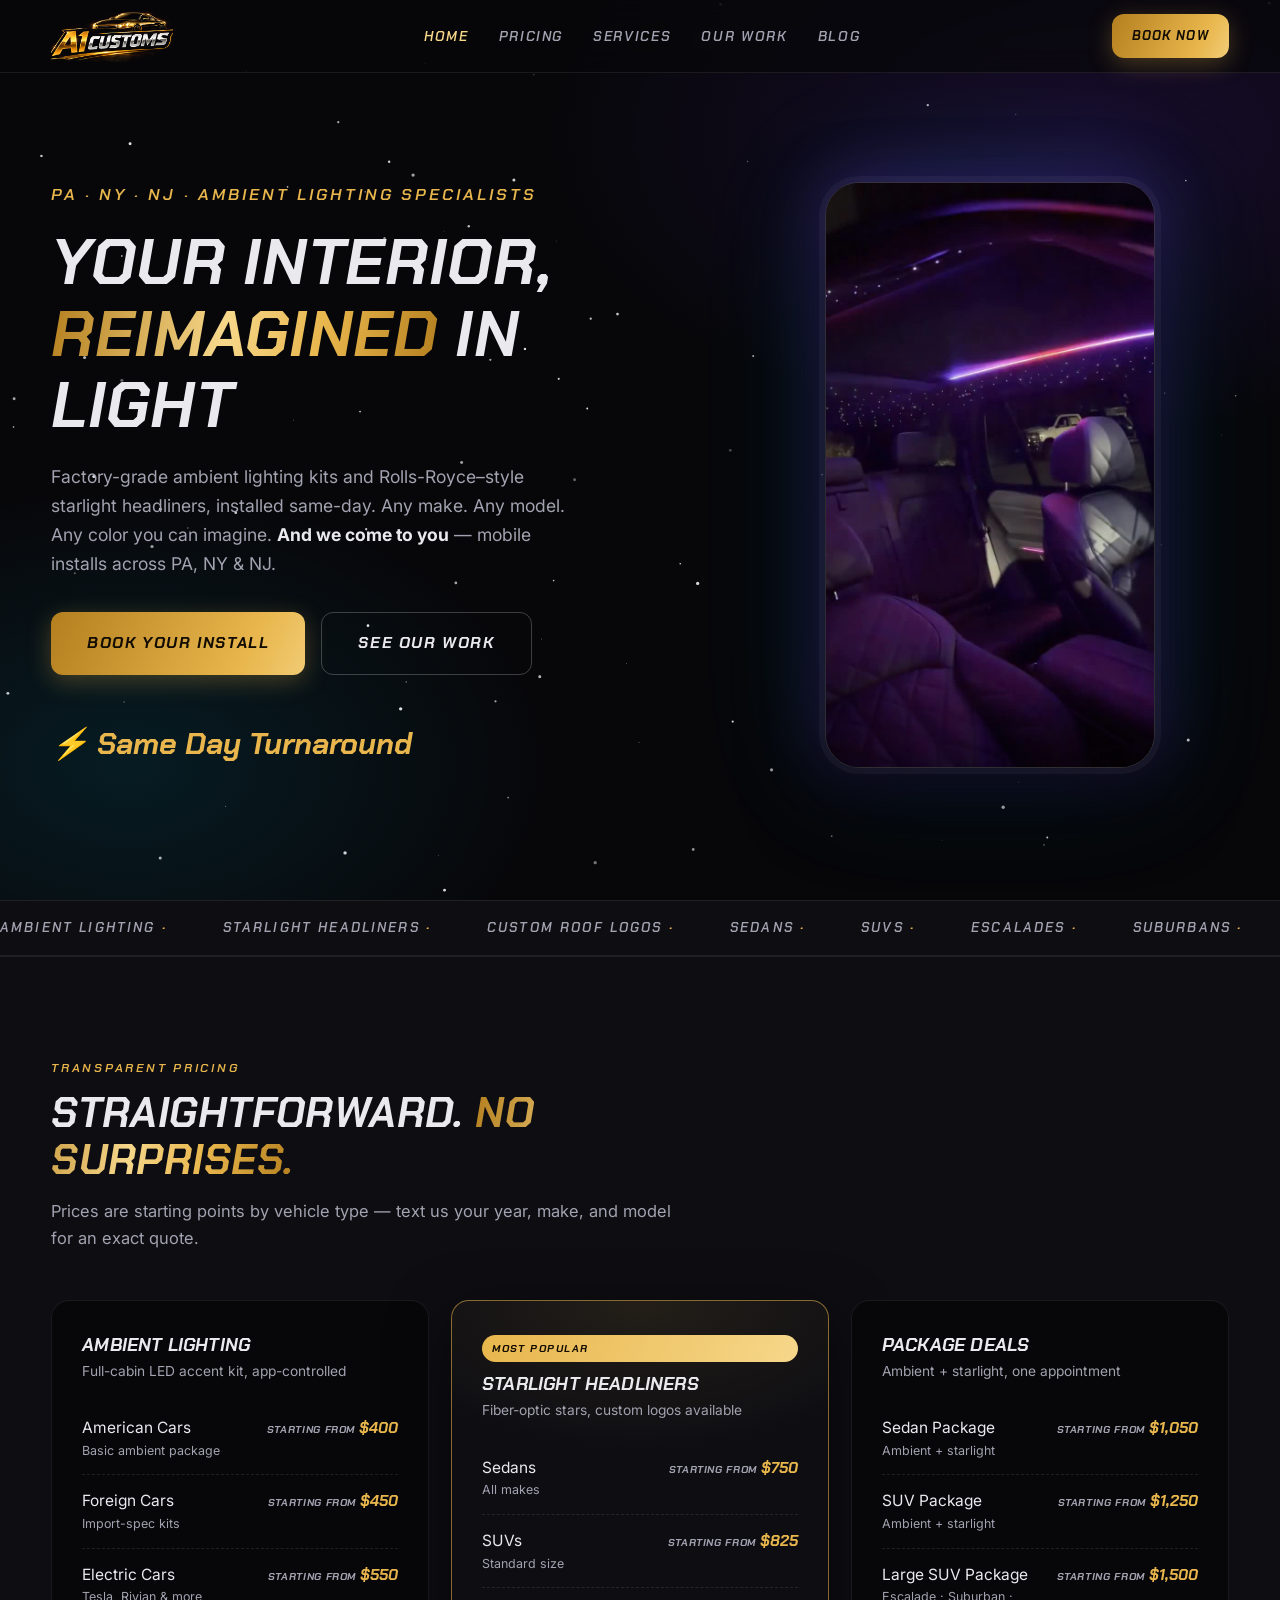
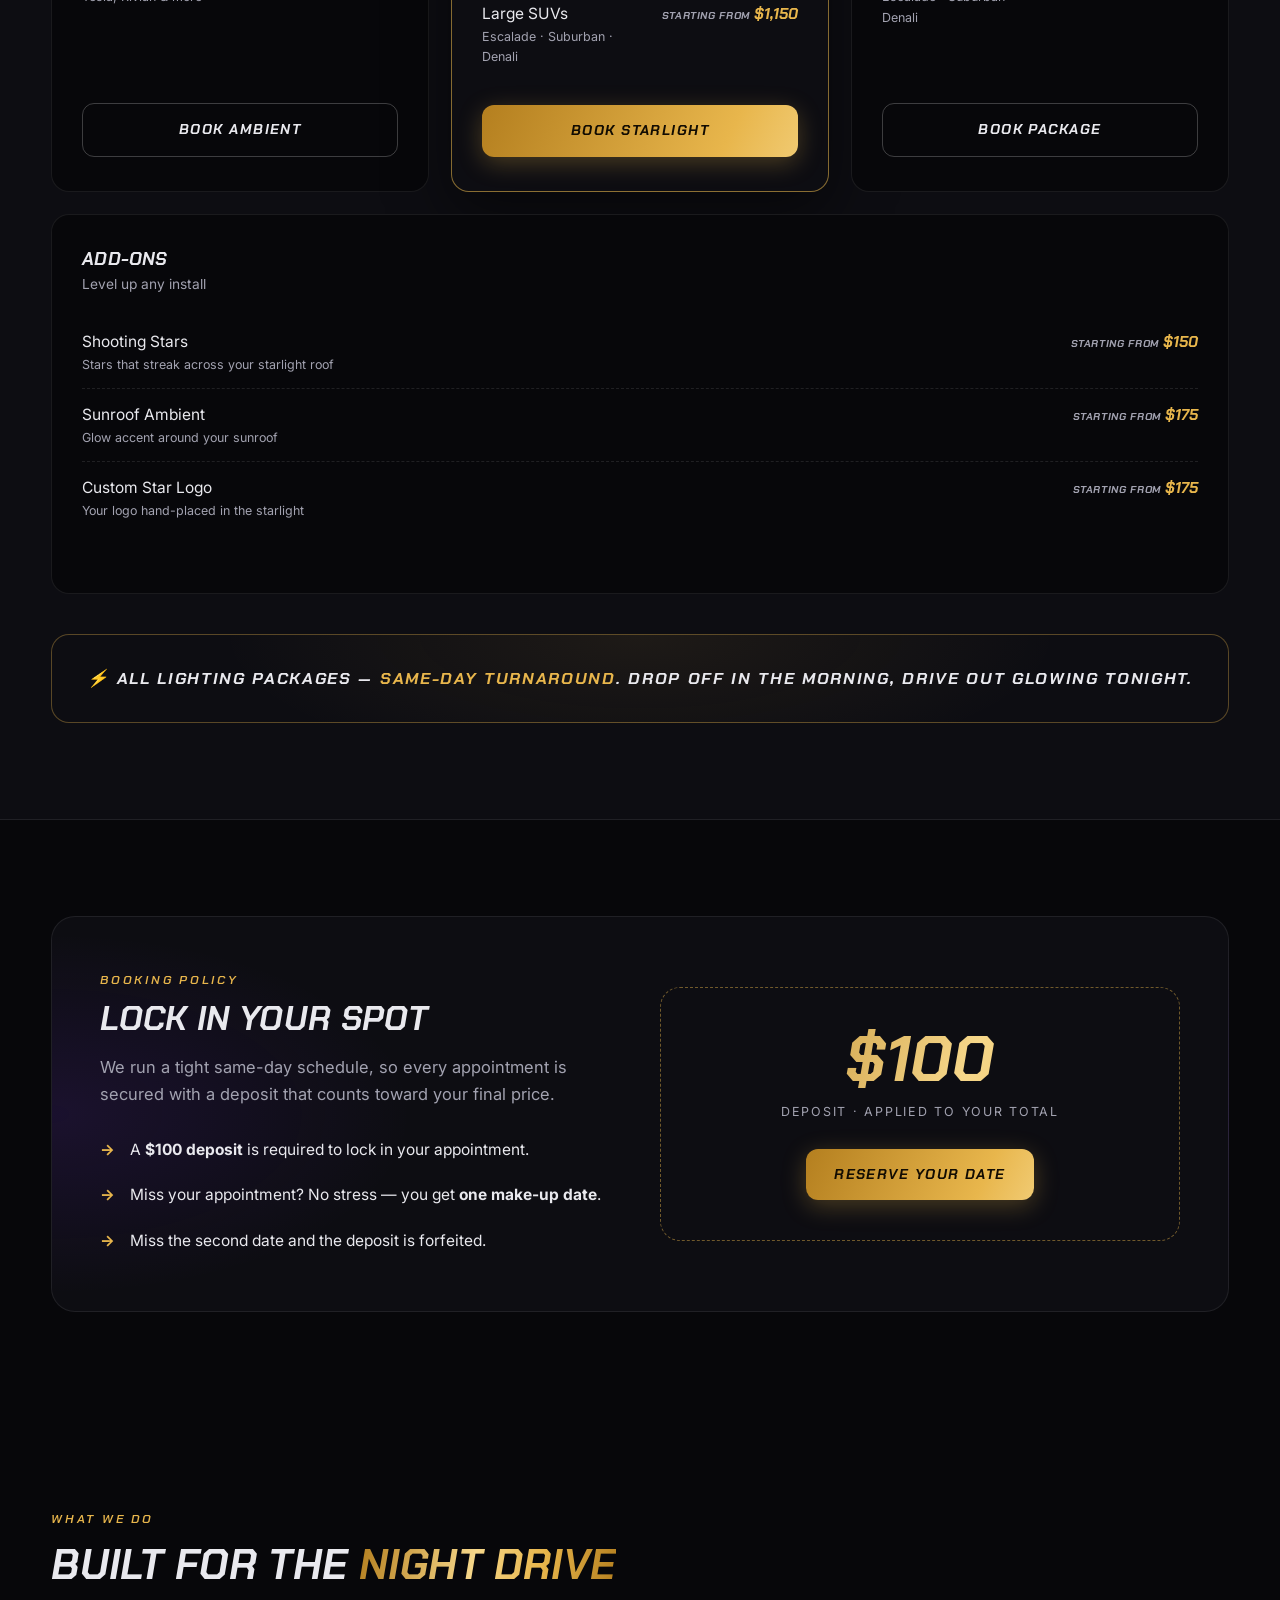
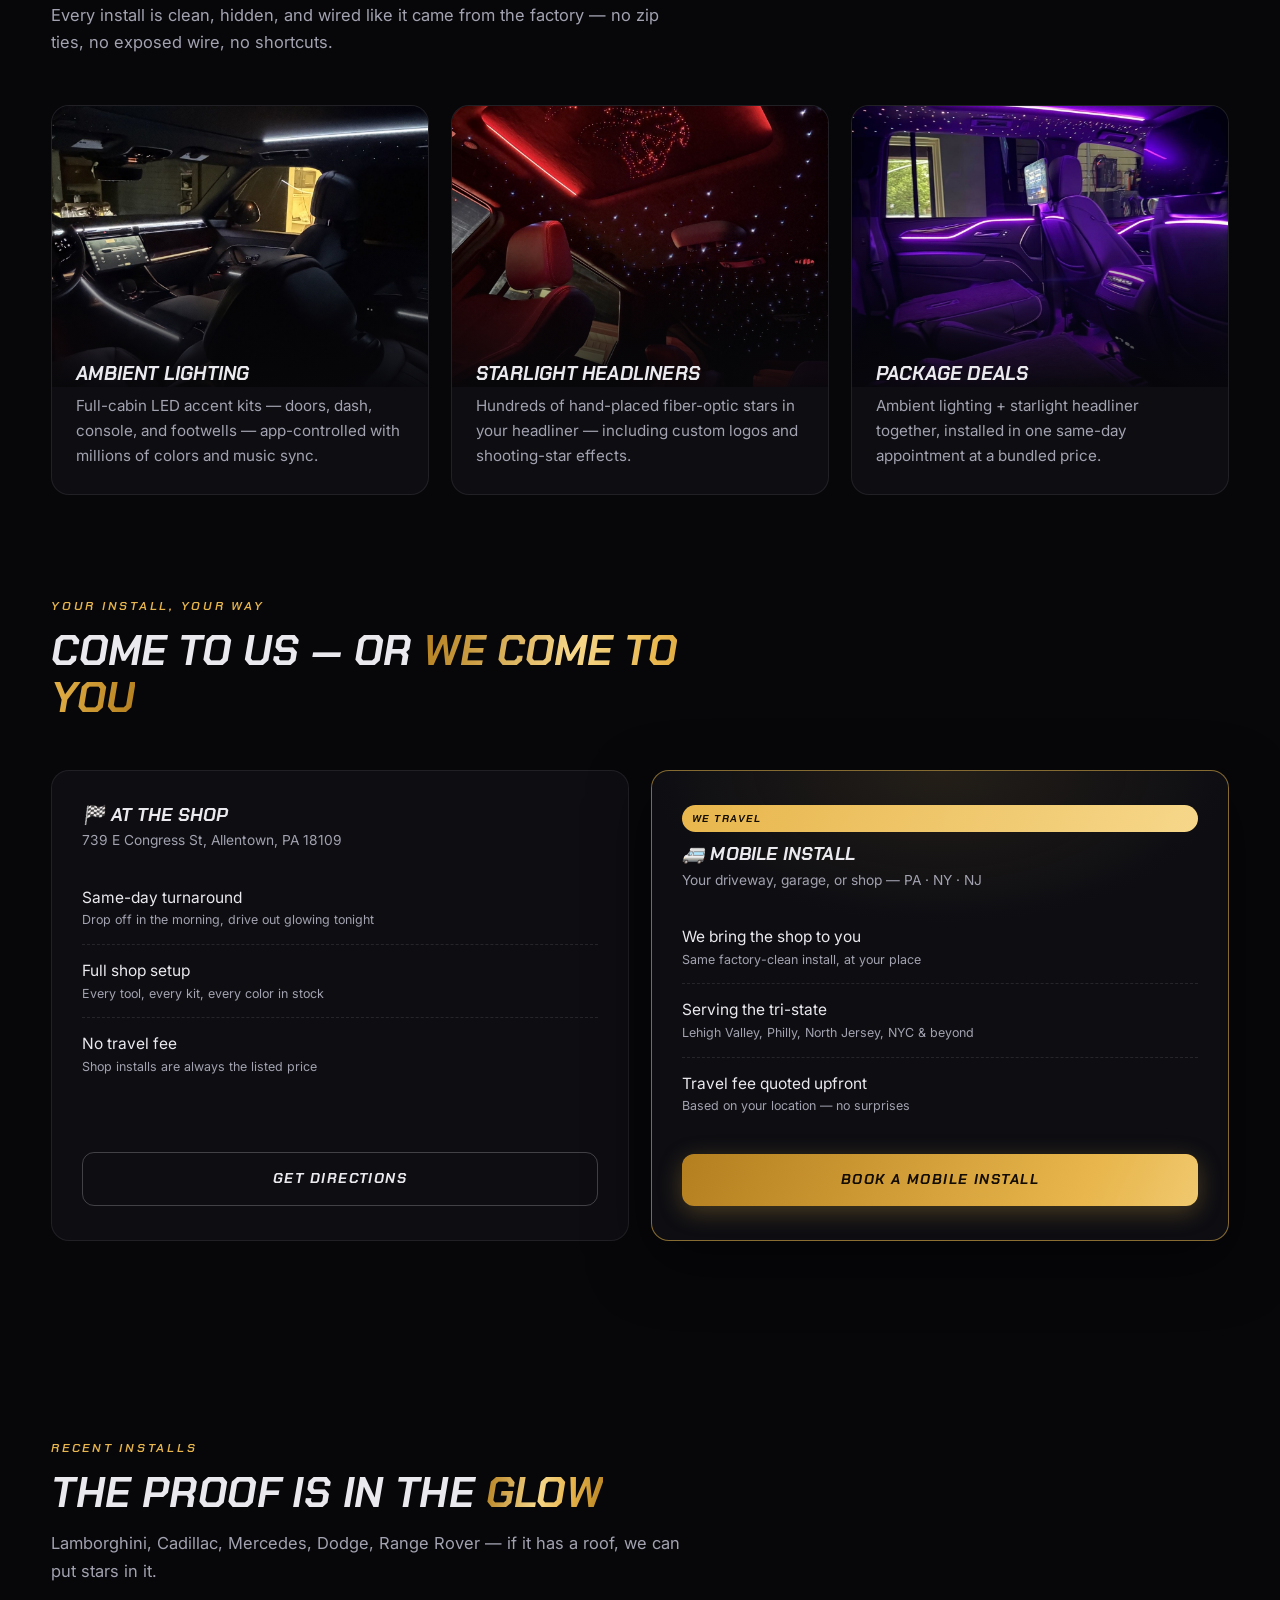
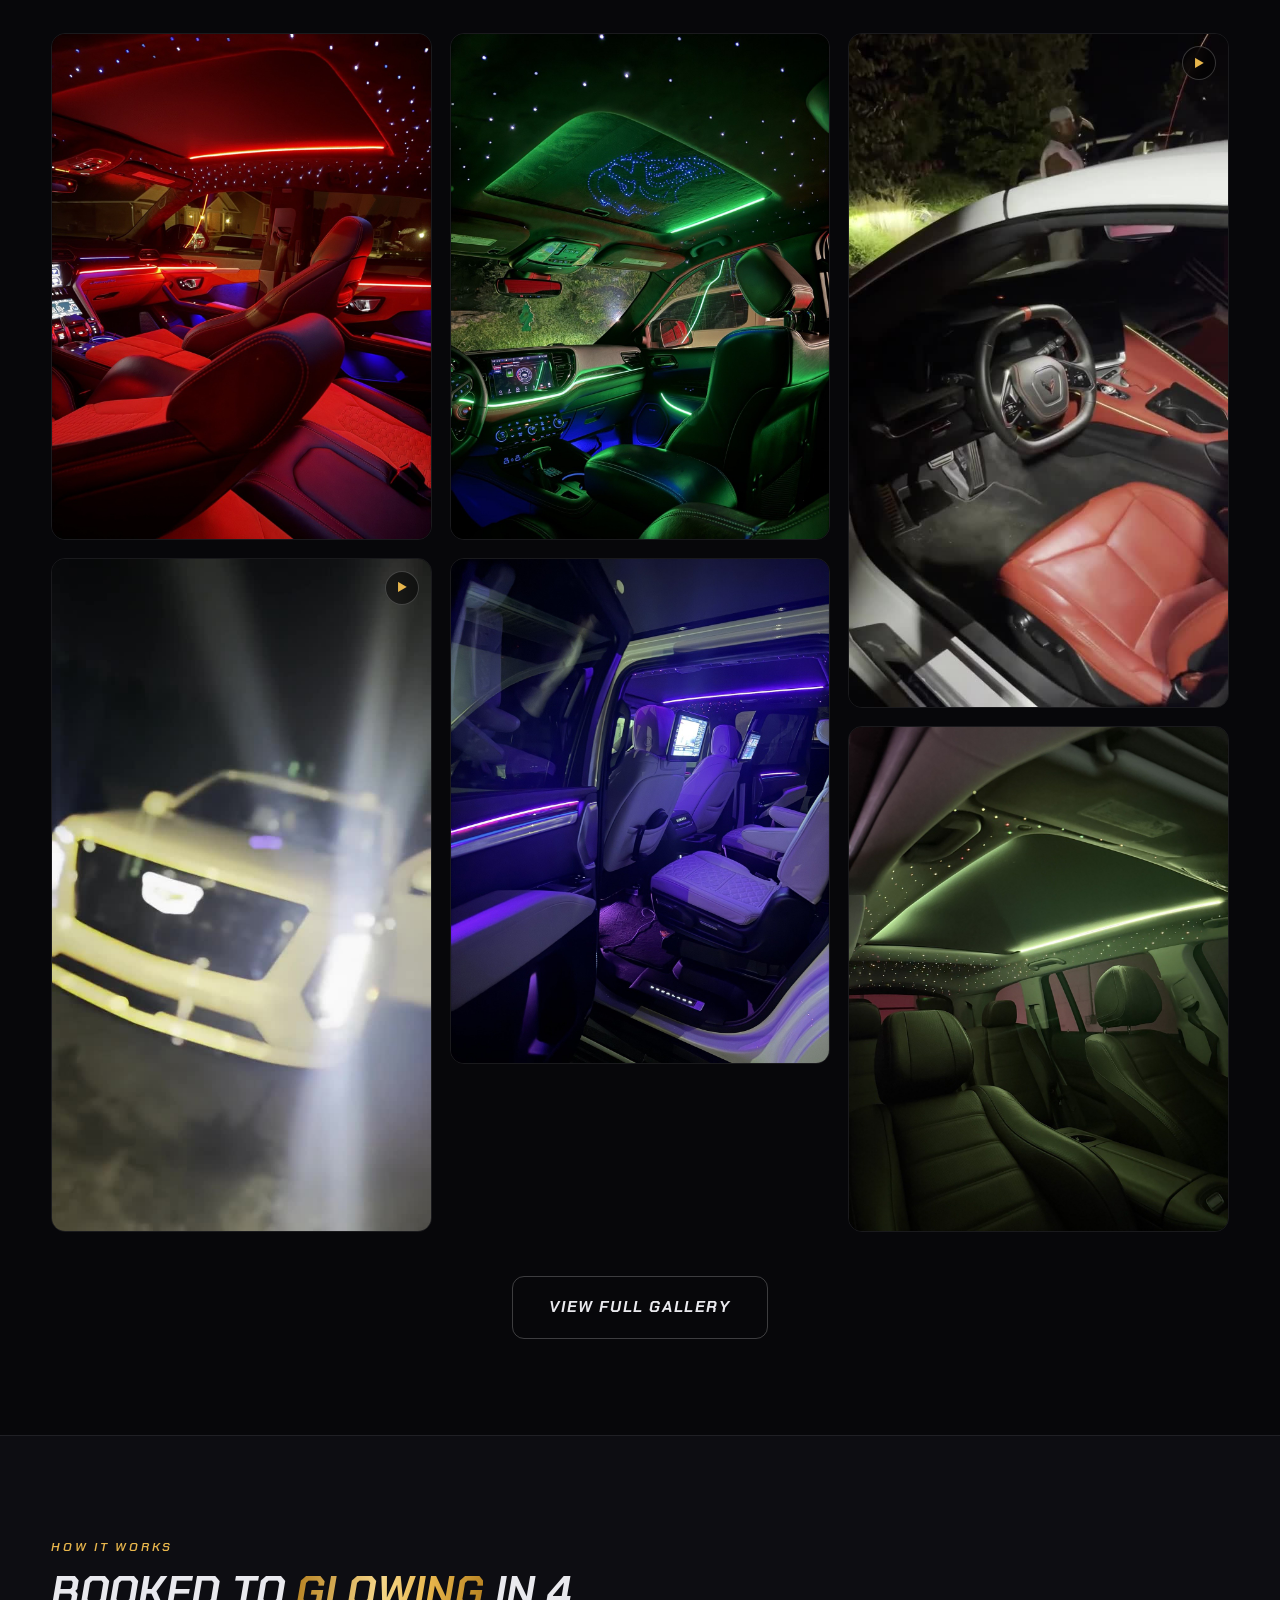
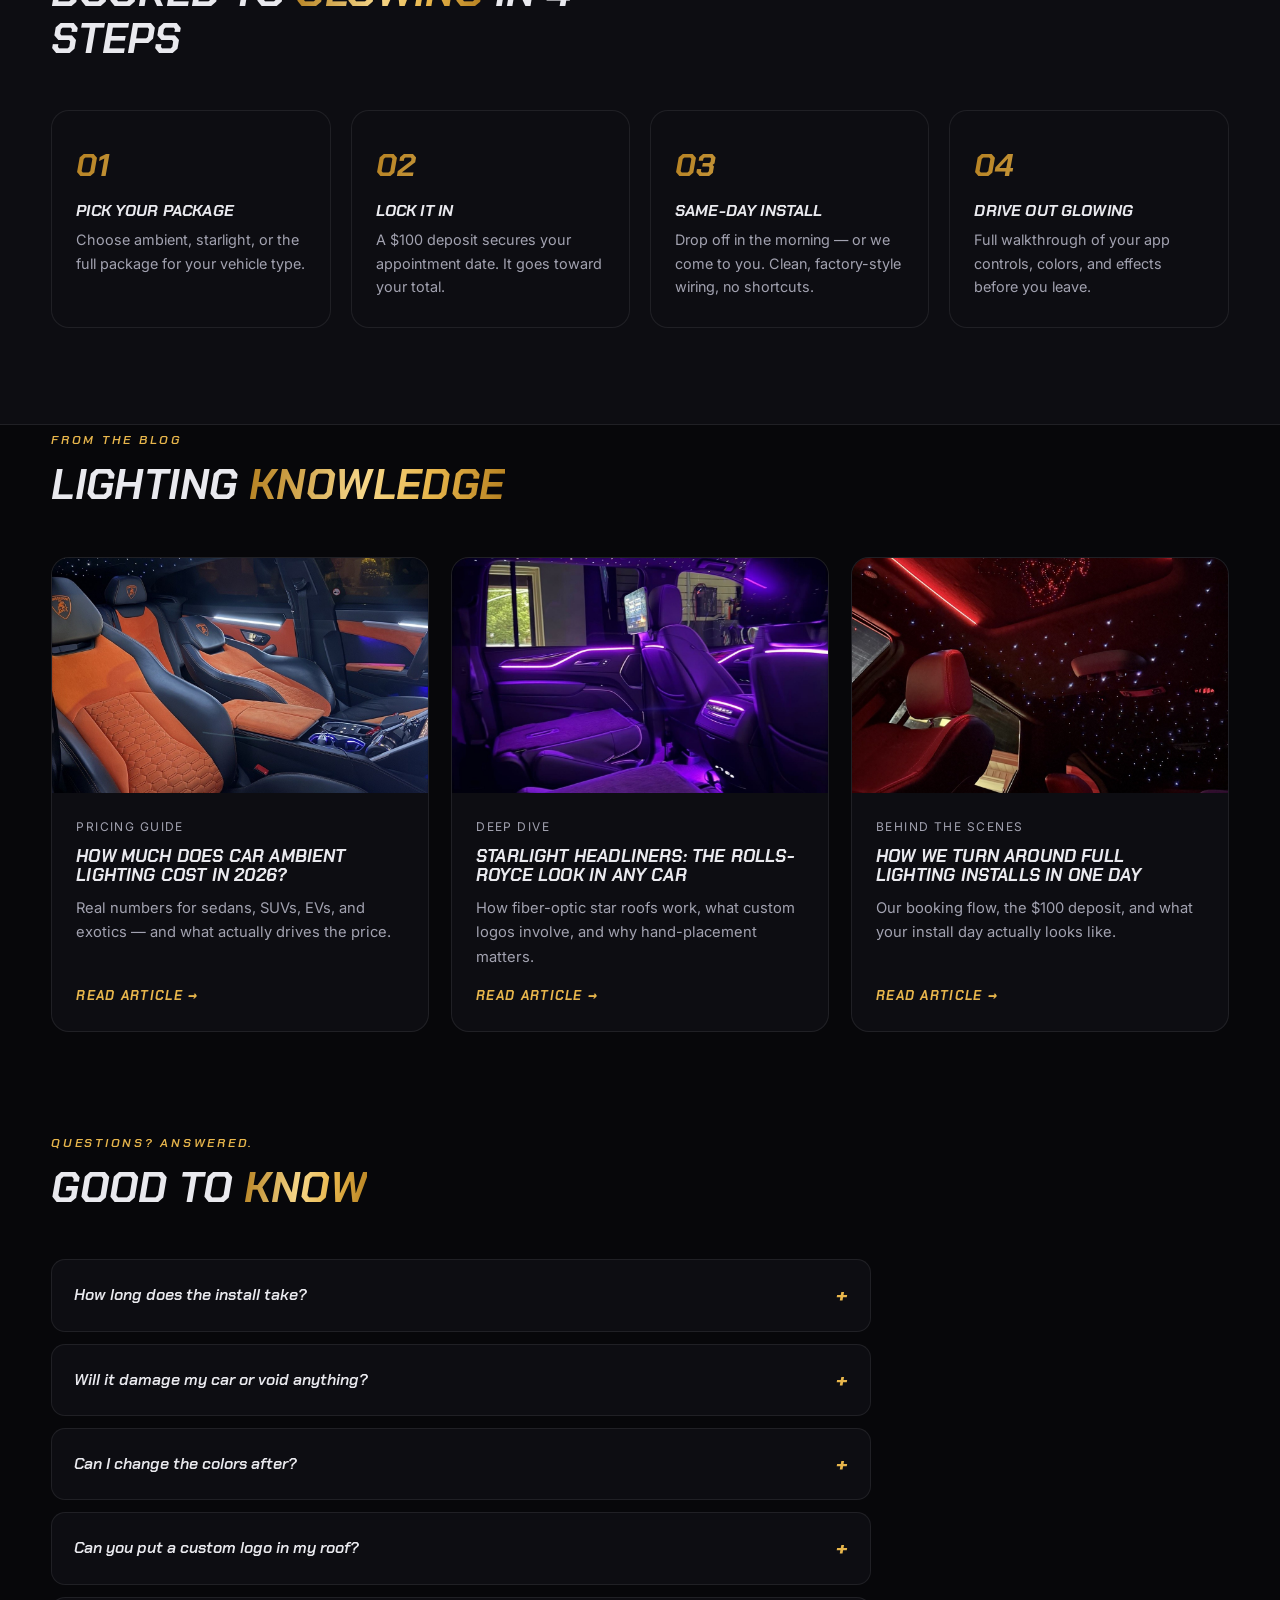
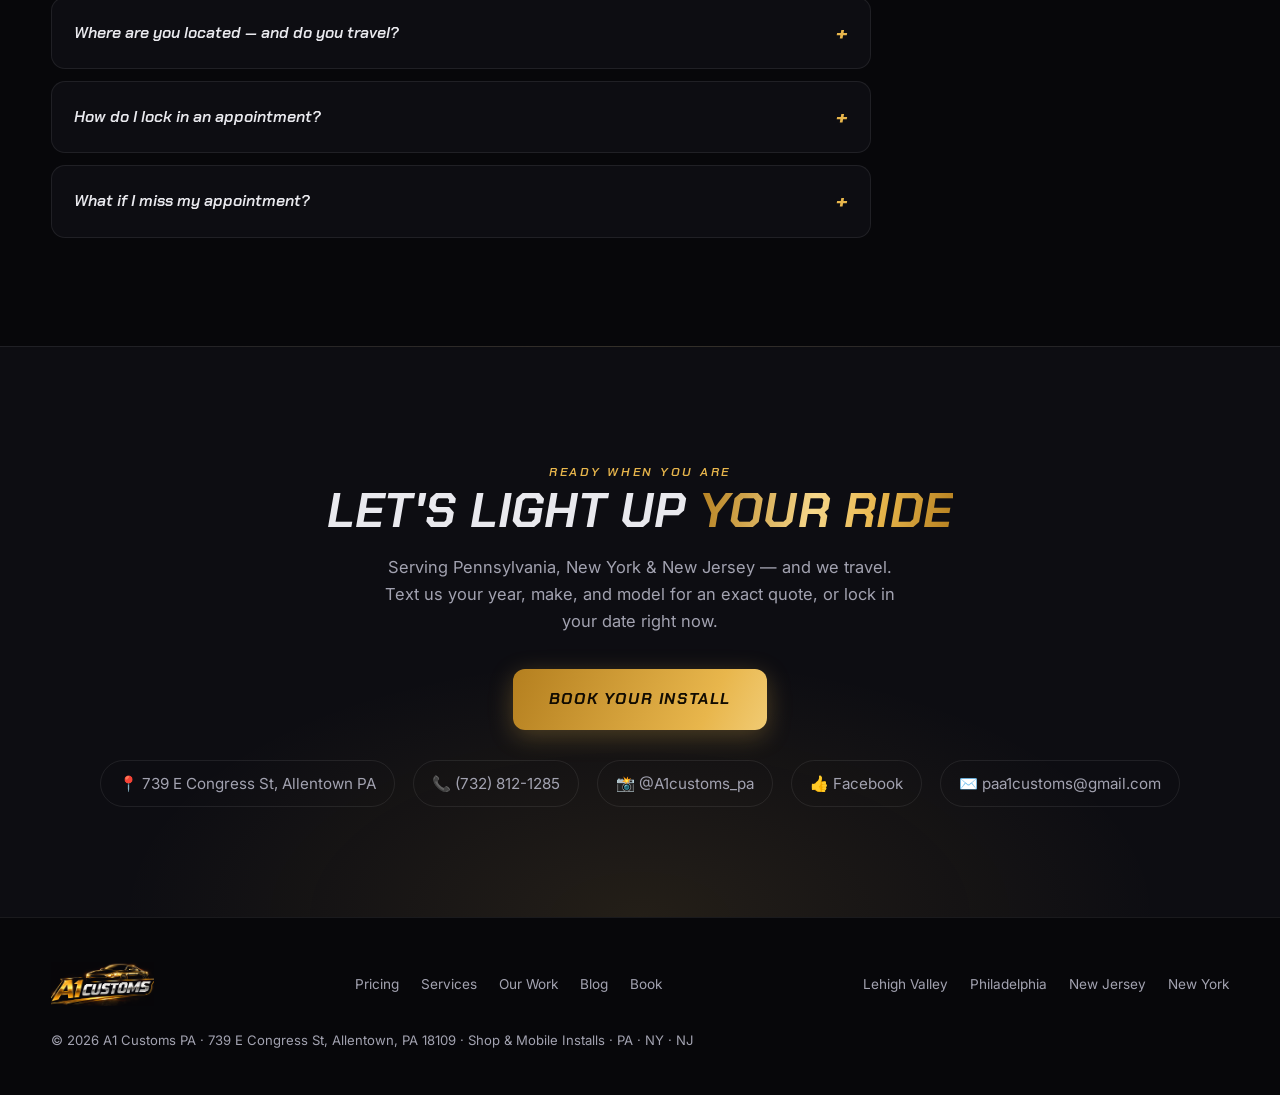
<file: index.html>
<!DOCTYPE html>
<html lang="en">
<head>
  <meta charset="UTF-8" />
  <meta name="viewport" content="width=device-width, initial-scale=1.0" />
  <title>A1 Customs PA — Ambient Lighting &amp; Starlight Headliners | Same-Day Install</title>
  <meta name="description" content="Custom ambient lighting and starlight headliner installs across Pennsylvania, New York &amp; New Jersey — we travel to you. Same-day turnaround on all lighting packages. Sedans from $400, starlights from $750. Book with a $100 deposit." />
  <meta property="og:title" content="A1 Customs PA — Ambient Lighting & Starlight Headliners" />
  <meta property="og:description" content="Custom interior lighting for your car. Same-day turnaround. Book with a $100 deposit." />
  <meta property="og:image" content="https://www.a1customspa.com/assets/img/og-card.jpg" />
  <meta property="og:image:width" content="1200" />
  <meta property="og:image:height" content="630" />
  <meta property="og:type" content="website" />
  <link rel="icon" type="image/png" href="assets/img/logo.png" />
  <link rel="preconnect" href="https://fonts.googleapis.com" />
  <link rel="preconnect" href="https://fonts.gstatic.com" crossorigin />
  <link href="https://fonts.googleapis.com/css2?family=Chakra+Petch:ital,wght@0,600;0,700;1,600;1,700&family=Inter:wght@400;500;600&display=swap" rel="stylesheet" />
  <link rel="stylesheet" href="css/style.css" />
  <script type="application/ld+json">
  {
    "@context": "https://schema.org",
    "@type": "AutoRepair",
    "name": "A1 Customs PA",
    "description": "Custom automotive ambient lighting and starlight headliner installation with same-day turnaround.",
    "telephone": "+1-732-812-1285",
    "address": {"@type": "PostalAddress", "streetAddress": "739 E Congress St", "addressLocality": "Allentown", "addressRegion": "PA", "postalCode": "18109"},
    "email": "paa1customs@gmail.com",
    "areaServed": ["Pennsylvania", "New York", "New Jersey"],
    "sameAs": ["https://www.instagram.com/a1customs_pa", "https://www.facebook.com/people/A1-Customs-PA/61580493064433/"],
    "priceRange": "$400-$1500",
    "image": "assets/img/urus-red-starlight.jpg"
  }
  </script>
  <script type="application/ld+json">
  {
    "@context": "https://schema.org",
    "@type": "FAQPage",
    "mainEntity": [
      {"@type": "Question", "name": "How long does a car ambient lighting or starlight install take?", "acceptedAnswer": {"@type": "Answer", "text": "One day. Drop your car off in the morning and pick it up that evening — every A1 Customs PA lighting package is same-day turnaround."}},
      {"@type": "Question", "name": "Will installing ambient lighting damage my car?", "acceptedAnswer": {"@type": "Answer", "text": "No. Panels are removed with proper trim tools, wiring is hidden and tapped cleanly so it won't drain the battery or cause error codes, and everything returns to factory fit."}},
      {"@type": "Question", "name": "Can I change the ambient lighting colors?", "acceptedAnswer": {"@type": "Answer", "text": "Yes — you control millions of colors, brightness, zones, and music-sync modes from your phone."}},
      {"@type": "Question", "name": "Can you put a custom logo in a starlight headliner?", "acceptedAnswer": {"@type": "Answer", "text": "Yes. Stars are hand-placed one at a time, so they can be shaped into custom logos. Logo work is quoted per design."}},
      {"@type": "Question", "name": "Where is A1 Customs PA located and do you travel?", "acceptedAnswer": {"@type": "Answer", "text": "The A1 Customs PA shop is at 739 E Congress St, Allentown, PA 18109. Mobile installs are available across PA, New York, and New Jersey for an additional travel fee quoted by location."}},
      {"@type": "Question", "name": "How do I book an appointment?", "acceptedAnswer": {"@type": "Answer", "text": "Send a booking request online, A1 Customs PA confirms your date by text, then a $100 deposit locks it in and counts toward your total."}},
      {"@type": "Question", "name": "What happens if I miss my appointment?", "acceptedAnswer": {"@type": "Answer", "text": "You get one free make-up date. If the second appointment is missed, the deposit is forfeited."}}
    ]
  }
  </script>
</head>
<body>

  <nav class="nav">
    <div class="container nav-inner">
      <a class="nav-logo" href="index.html"><img src="assets/img/logo-transparent.png" alt="A1 Customs PA" /></a>
      <ul class="nav-links">
        <li><a href="index.html" class="active">Home</a></li>
        <li><a href="index.html#pricing">Pricing</a></li>
        <li><a href="index.html#services">Services</a></li>
        <li><a href="gallery.html">Our Work</a></li>
        <li><a href="blog/index.html">Blog</a></li>
      </ul>
      <div style="display:flex;align-items:center;gap:14px;">
        <a href="book.html" class="btn btn-gold">Book Now</a>
        <button class="nav-burger" aria-label="Menu"><span></span><span></span><span></span></button>
      </div>
    </div>
  </nav>

  <!-- HERO -->
  <header class="hero">
    <canvas id="starfield"></canvas>
    <div class="container hero-grid">
      <div>
        <span class="eyebrow">PA · NY · NJ · Ambient Lighting Specialists</span>
        <h1>Your Interior, <span class="gold-text">Reimagined</span> In Light</h1>
        <p class="hero-sub">
          Factory-grade ambient lighting kits and Rolls-Royce–style starlight headliners,
          installed same-day. Any make. Any model. Any color you can imagine.
          <b style="color:var(--text);">And we come to you</b> — mobile installs across PA, NY &amp; NJ.
        </p>
        <div class="hero-ctas">
          <a href="book.html" class="btn btn-gold btn-lg">Book Your Install</a>
          <a href="gallery.html" class="btn btn-ghost btn-lg">See Our Work</a>
        </div>
        <div class="hero-stats">
          <div class="hero-stat"><div class="num" style="font-size:1.9rem; font-weight:700;">⚡ Same Day Turnaround</div></div>
        </div>
      </div>
      <div class="hero-media">
        <div class="phone-frame">
          <video src="assets/video/rainbow-starlight.mp4" poster="assets/poster/rainbow-starlight.jpg" autoplay muted loop playsinline></video>
        </div>
      </div>
    </div>
  </header>

  <!-- TICKER -->
  <div class="ticker" aria-hidden="true">
    <div class="ticker-track">
      <span>Ambient Lighting <b>·</b></span><span>Starlight Headliners <b>·</b></span><span>Custom Roof Logos <b>·</b></span><span>Sedans <b>·</b></span><span>SUVs <b>·</b></span><span>Escalades <b>·</b></span><span>Suburbans <b>·</b></span><span>Denalis <b>·</b></span><span>EVs <b>·</b></span><span>Exotics <b>·</b></span><span>We Travel To You <b>·</b></span><span>Mobile Installs <b>·</b></span><span>Shop In Allentown <b>·</b></span>
      <span>Ambient Lighting <b>·</b></span><span>Starlight Headliners <b>·</b></span><span>Custom Roof Logos <b>·</b></span><span>Sedans <b>·</b></span><span>SUVs <b>·</b></span><span>Escalades <b>·</b></span><span>Suburbans <b>·</b></span><span>Denalis <b>·</b></span><span>EVs <b>·</b></span><span>Exotics <b>·</b></span><span>We Travel To You <b>·</b></span><span>Mobile Installs <b>·</b></span><span>Shop In Allentown <b>·</b></span>
    </div>
  </div>

  <!-- PRICING -->
  <section class="section" id="pricing" style="background: var(--bg-2); border-top:1px solid var(--line); border-bottom:1px solid var(--line);">
    <div class="container">
      <div class="section-head reveal">
        <span class="eyebrow">Transparent Pricing</span>
        <h2>Straightforward. <span class="gold-text">No Surprises.</span></h2>
        <p>Prices are starting points by vehicle type — text us your year, make, and model for an exact quote.</p>
      </div>
      <div class="pricing-wrap">
        <div class="price-col reveal" style="background: var(--bg);">
          <h3>Ambient Lighting</h3>
          <p class="col-sub">Full-cabin LED accent kit, app-controlled</p>
          <ul class="price-rows">
            <li><span class="veh">American Cars<small>Basic ambient package</small></span><span class="amt"><small>STARTING FROM</small>$400</span></li>
            <li><span class="veh">Foreign Cars<small>Import-spec kits</small></span><span class="amt"><small>STARTING FROM</small>$450</span></li>
            <li><span class="veh">Electric Cars<small>Tesla, Rivian &amp; more</small></span><span class="amt"><small>STARTING FROM</small>$550</span></li>
          </ul>
          <a href="book.html" class="btn btn-ghost">Book Ambient</a>
        </div>
        <div class="price-col featured reveal">
          <span class="tag">Most Popular</span>
          <h3>Starlight Headliners</h3>
          <p class="col-sub">Fiber-optic stars, custom logos available</p>
          <ul class="price-rows">
            <li><span class="veh">Sedans<small>All makes</small></span><span class="amt"><small>STARTING FROM</small>$750</span></li>
            <li><span class="veh">SUVs<small>Standard size</small></span><span class="amt"><small>STARTING FROM</small>$825</span></li>
            <li><span class="veh">Large SUVs<small>Escalade · Suburban · Denali</small></span><span class="amt"><small>STARTING FROM</small>$1,150</span></li>
          </ul>
          <a href="book.html" class="btn btn-gold">Book Starlight</a>
        </div>
        <div class="price-col reveal" style="background: var(--bg);">
          <h3>Package Deals</h3>
          <p class="col-sub">Ambient + starlight, one appointment</p>
          <ul class="price-rows">
            <li><span class="veh">Sedan Package<small>Ambient + starlight</small></span><span class="amt"><small>STARTING FROM</small>$1,050</span></li>
            <li><span class="veh">SUV Package<small>Ambient + starlight</small></span><span class="amt"><small>STARTING FROM</small>$1,250</span></li>
            <li><span class="veh">Large SUV Package<small>Escalade · Suburban · Denali</small></span><span class="amt"><small>STARTING FROM</small>$1,500</span></li>
          </ul>
          <a href="book.html" class="btn btn-ghost">Book Package</a>
        </div>
      </div>
      <div class="price-col reveal" style="background: var(--bg); margin-top: 22px;">
        <h3>Add-Ons</h3>
        <p class="col-sub">Level up any install</p>
        <ul class="price-rows">
          <li><span class="veh">Shooting Stars<small>Stars that streak across your starlight roof</small></span><span class="amt"><small>STARTING FROM</small>$150</span></li>
          <li><span class="veh">Sunroof Ambient<small>Glow accent around your sunroof</small></span><span class="amt"><small>STARTING FROM</small>$175</span></li>
          <li><span class="veh">Custom Star Logo<small>Your logo hand-placed in the starlight</small></span><span class="amt"><small>STARTING FROM</small>$175</span></li>
        </ul>
      </div>
      <div class="same-day reveal">⚡ All lighting packages — <b>same-day turnaround</b>. Drop off in the morning, drive out glowing tonight.</div>
    </div>
  </section>

  <!-- DEPOSIT POLICY -->
  <section class="section">
    <div class="container">
      <div class="deposit-box reveal">
        <div>
          <span class="eyebrow">Booking Policy</span>
          <h2>Lock In Your Spot</h2>
          <p>We run a tight same-day schedule, so every appointment is secured with a deposit that counts toward your final price.</p>
          <ul class="deposit-rules">
            <li>A <b>$100 deposit</b> is required to lock in your appointment.</li>
            <li>Miss your appointment? No stress — you get <b>one make-up date</b>.</li>
            <li>Miss the second date and the deposit is forfeited.</li>
          </ul>
        </div>
        <div class="deposit-amount">
          <div class="big">$100</div>
          <div class="sub">Deposit · Applied to your total</div>
          <a href="book.html" class="btn btn-gold" style="margin-top:26px;">Reserve Your Date</a>
        </div>
      </div>
    </div>
  </section>

  <!-- SERVICES -->
  <section class="section" id="services">
    <div class="container">
      <div class="section-head reveal">
        <span class="eyebrow">What We Do</span>
        <h2>Built For The <span class="gold-text">Night Drive</span></h2>
        <p>Every install is clean, hidden, and wired like it came from the factory — no zip ties, no exposed wire, no shortcuts.</p>
      </div>
      <div class="cards-3">
        <article class="svc-card reveal">
          <div class="media"><img src="assets/img/rangerover-white-ambient.jpg" alt="Ambient lighting install in a Range Rover" loading="lazy" /></div>
          <div class="body">
            <h3>Ambient Lighting</h3>
            <p>Full-cabin LED accent kits — doors, dash, console, and footwells — app-controlled with millions of colors and music sync.</p>
          </div>
        </article>
        <article class="svc-card reveal">
          <div class="media"><img src="assets/img/hellcat-red-starlight.jpg" alt="Starlight headliner with custom Hellcat logo" loading="lazy" /></div>
          <div class="body">
            <h3>Starlight Headliners</h3>
            <p>Hundreds of hand-placed fiber-optic stars in your headliner — including custom logos and shooting-star effects.</p>
          </div>
        </article>
        <article class="svc-card reveal">
          <div class="media"><img src="assets/img/escalade-purple-starlight.jpg" alt="Escalade package deal with starlight and ambient lighting" loading="lazy" /></div>
          <div class="body">
            <h3>Package Deals</h3>
            <p>Ambient lighting + starlight headliner together, installed in one same-day appointment at a bundled price.</p>
          </div>
        </article>
      </div>
    </div>
  </section>

  <!-- SHOP OR MOBILE -->
  <section class="section" style="padding-top:0;">
    <div class="container">
      <div class="section-head reveal">
        <span class="eyebrow">Your Install, Your Way</span>
        <h2>Come To Us — Or <span class="gold-text">We Come To You</span></h2>
      </div>
      <div class="pricing-wrap" style="grid-template-columns: 1fr 1fr;">
        <div class="price-col reveal" style="background: var(--bg-2);">
          <h3>🏁 At The Shop</h3>
          <p class="col-sub">739 E Congress St, Allentown, PA 18109</p>
          <ul class="price-rows">
            <li><span class="veh">Same-day turnaround<small>Drop off in the morning, drive out glowing tonight</small></span></li>
            <li><span class="veh">Full shop setup<small>Every tool, every kit, every color in stock</small></span></li>
            <li><span class="veh">No travel fee<small>Shop installs are always the listed price</small></span></li>
          </ul>
          <a href="https://maps.google.com/?q=739+E+Congress+St,+Allentown,+PA+18109" target="_blank" rel="noopener" class="btn btn-ghost">Get Directions</a>
        </div>
        <div class="price-col featured reveal">
          <span class="tag">We Travel</span>
          <h3>🚐 Mobile Install</h3>
          <p class="col-sub">Your driveway, garage, or shop — PA · NY · NJ</p>
          <ul class="price-rows">
            <li><span class="veh">We bring the shop to you<small>Same factory-clean install, at your place</small></span></li>
            <li><span class="veh">Serving the tri-state<small>Lehigh Valley, Philly, North Jersey, NYC &amp; beyond</small></span></li>
            <li><span class="veh">Travel fee quoted upfront<small>Based on your location — no surprises</small></span></li>
          </ul>
          <a href="book.html" class="btn btn-gold">Book A Mobile Install</a>
        </div>
      </div>
    </div>
  </section>

  <!-- GALLERY PREVIEW -->
  <section class="section" id="work">
    <div class="container">
      <div class="section-head reveal">
        <span class="eyebrow">Recent Installs</span>
        <h2>The Proof Is In The <span class="gold-text">Glow</span></h2>
        <p>Lamborghini, Cadillac, Mercedes, Dodge, Range Rover — if it has a roof, we can put stars in it.</p>
      </div>
      <div class="masonry">
        <div class="g-item reveal"><img src="assets/img/urus-red-starlight.jpg" alt="Lamborghini Urus red starlight interior" loading="lazy" /><span class="cap">Lamborghini Urus · Red Starlight</span></div>
        <div class="g-item reveal" data-video="assets/video/escalade-grille-night.mp4"><video src="assets/video/escalade-grille-night.mp4" poster="assets/poster/escalade-grille-night.jpg" muted loop playsinline preload="none"></video><span class="play-badge">▶</span><span class="cap">Escalade · Front Grille Lighting</span></div>
        <div class="g-item reveal"><img src="assets/img/hellcat-green-starlight.jpg" alt="Custom Hellcat logo starlight headliner in green" loading="lazy" /><span class="cap">Custom Hellcat Logo Roof</span></div>
        <div class="g-item reveal"><img src="assets/img/large-suv-purple-ambient.jpg" alt="Large SUV purple ambient lighting" loading="lazy" /><span class="cap">Large SUV · Full Ambient</span></div>
        <div class="g-item reveal" data-video="assets/video/corvette-blue-ambient.mp4"><video src="assets/video/corvette-blue-ambient.mp4" poster="assets/poster/corvette-blue-ambient.jpg" muted loop playsinline preload="none"></video><span class="play-badge">▶</span><span class="cap">Corvette · Blue Ambient</span></div>
        <div class="g-item reveal"><img src="assets/img/suv-green-starlight-roof.jpg" alt="Mercedes SUV green starlight roof" loading="lazy" /><span class="cap">Mercedes GLS · Starlight Roof</span></div>
      </div>
      <div style="text-align:center; margin-top:44px;" class="reveal">
        <a href="gallery.html" class="btn btn-ghost btn-lg">View Full Gallery</a>
      </div>
    </div>
  </section>

  <!-- PROCESS -->
  <section class="section" style="background: var(--bg-2); border-top:1px solid var(--line); border-bottom:1px solid var(--line);">
    <div class="container">
      <div class="section-head reveal">
        <span class="eyebrow">How It Works</span>
        <h2>Booked To <span class="gold-text">Glowing</span> In 4 Steps</h2>
      </div>
      <div class="steps">
        <div class="step reveal"><h3>Pick Your Package</h3><p>Choose ambient, starlight, or the full package for your vehicle type.</p></div>
        <div class="step reveal"><h3>Lock It In</h3><p>A $100 deposit secures your appointment date. It goes toward your total.</p></div>
        <div class="step reveal"><h3>Same-Day Install</h3><p>Drop off in the morning — or we come to you. Clean, factory-style wiring, no shortcuts.</p></div>
        <div class="step reveal"><h3>Drive Out Glowing</h3><p>Full walkthrough of your app controls, colors, and effects before you leave.</p></div>
      </div>
    </div>
  </section>

  <!-- BLOG PREVIEW -->
  <section class="section" style="padding-top: 0;">
    <div class="container">
      <div class="section-head reveal">
        <span class="eyebrow">From The Blog</span>
        <h2>Lighting <span class="gold-text">Knowledge</span></h2>
      </div>
      <div class="cards-3">
        <a class="blog-card reveal" href="blog/ambient-lighting-cost.html">
          <div class="media"><img src="assets/img/urus-orange-interior.jpg" alt="" loading="lazy" /></div>
          <div class="body">
            <div class="meta">Pricing Guide</div>
            <h3>How Much Does Car Ambient Lighting Cost in 2026?</h3>
            <p>Real numbers for sedans, SUVs, EVs, and exotics — and what actually drives the price.</p>
            <span class="read">Read Article →</span>
          </div>
        </a>
        <a class="blog-card reveal" href="blog/starlight-headliners.html">
          <div class="media"><img src="assets/img/escalade-purple-starlight.jpg" alt="" loading="lazy" /></div>
          <div class="body">
            <div class="meta">Deep Dive</div>
            <h3>Starlight Headliners: The Rolls-Royce Look In Any Car</h3>
            <p>How fiber-optic star roofs work, what custom logos involve, and why hand-placement matters.</p>
            <span class="read">Read Article →</span>
          </div>
        </a>
        <a class="blog-card reveal" href="blog/same-day-installs.html">
          <div class="media"><img src="assets/img/hellcat-red-starlight.jpg" alt="" loading="lazy" /></div>
          <div class="body">
            <div class="meta">Behind The Scenes</div>
            <h3>How We Turn Around Full Lighting Installs In One Day</h3>
            <p>Our booking flow, the $100 deposit, and what your install day actually looks like.</p>
            <span class="read">Read Article →</span>
          </div>
        </a>
      </div>
    </div>
  </section>

  <!-- FAQ -->
  <section class="section" id="faq" style="padding-top:0;">
    <div class="container">
      <div class="section-head reveal">
        <span class="eyebrow">Questions? Answered.</span>
        <h2>Good To <span class="gold-text">Know</span></h2>
      </div>
      <div class="faq-list">
        <details class="reveal">
          <summary>How long does the install take?</summary>
          <p class="faq-a">One day. Drop your car off in the morning, pick it up glowing that evening — every package we offer is same-day turnaround.</p>
        </details>
        <details class="reveal">
          <summary>Will it damage my car or void anything?</summary>
          <p class="faq-a">No. Panels come off with proper trim tools (no pry marks, no broken clips), wiring is hidden and tapped cleanly so it won't drain your battery or throw error codes, and everything goes back to factory fit.</p>
        </details>
        <details class="reveal">
          <summary>Can I change the colors after?</summary>
          <p class="faq-a">Yes — you control everything from your phone: millions of colors, brightness, zones, and music-sync modes. We walk you through the app before you drive off.</p>
        </details>
        <details class="reveal">
          <summary>Can you put a custom logo in my roof?</summary>
          <p class="faq-a">Yes. Because every star is hand-placed, we can shape them into logos — like the Hellcat roofs in our gallery. Send us your idea and we'll quote it.</p>
        </details>
        <details class="reveal">
          <summary>Where are you located — and do you travel?</summary>
          <p class="faq-a">Our shop is at 739 E Congress St, Allentown, PA 18109 — and yes, we travel. We serve PA, New York, and New Jersey with mobile installs. Mobile installs add a travel fee based on your location — tell us where you are when you book and we'll quote it upfront, no surprises.</p>
        </details>
        <details class="reveal">
          <summary>How do I lock in an appointment?</summary>
          <p class="faq-a">Send a booking request (2 minutes), we confirm your date by text, then a $100 deposit locks it in — and it counts toward your total, so it costs you nothing extra.</p>
        </details>
        <details class="reveal">
          <summary>What if I miss my appointment?</summary>
          <p class="faq-a">Life happens — you get one free make-up date, no questions asked. Miss the second one and the deposit is forfeited.</p>
        </details>
      </div>
    </div>
  </section>

  <!-- CONTACT -->
  <section class="contact-band" id="contact">
    <div class="container">
      <span class="eyebrow">Ready When You Are</span>
      <h2>Let's Light Up <span class="gold-text">Your Ride</span></h2>
      <p>Serving Pennsylvania, New York &amp; New Jersey — and we travel. Text us your year, make, and model for an exact quote, or lock in your date right now.</p>
      <a href="book.html" class="btn btn-gold btn-lg">Book Your Install</a>
      <div class="contact-links">
        <a href="https://maps.google.com/?q=739+E+Congress+St,+Allentown,+PA+18109" target="_blank" rel="noopener">📍 739 E Congress St, Allentown PA</a>
        <a href="tel:+17328121285">📞 (732) 812-1285</a>
        <a href="https://www.instagram.com/a1customs_pa" target="_blank" rel="noopener">📸 @A1customs_pa</a>
        <a href="https://www.facebook.com/people/A1-Customs-PA/61580493064433/" target="_blank" rel="noopener">👍 Facebook</a>
        <a href="mailto:paa1customs@gmail.com">✉️ paa1customs@gmail.com</a>
      </div>
    </div>
  </section>

  <footer>
    <div class="container foot-inner">
      <img src="assets/img/logo-transparent.png" alt="A1 Customs PA" />
      <div class="foot-links">
        <a href="index.html#pricing">Pricing</a>
        <a href="index.html#services">Services</a>
        <a href="gallery.html">Our Work</a>
        <a href="blog/index.html">Blog</a>
        <a href="book.html">Book</a>
      </div>
      <div class="foot-links">
        <a href="locations/allentown-lehigh-valley.html">Lehigh Valley</a>
        <a href="locations/philadelphia.html">Philadelphia</a>
        <a href="locations/new-jersey.html">New Jersey</a>
        <a href="locations/new-york.html">New York</a>
      </div>
      <p>© 2026 A1 Customs PA · 739 E Congress St, Allentown, PA 18109 · Shop &amp; Mobile Installs · PA · NY · NJ</p>
    </div>
  </footer>

  <div class="lightbox"><button class="lightbox-close" aria-label="Close">×</button><div class="lb-slot"></div></div>
  <div class="action-bar">
    <a href="tel:+17328121285">📞 Call</a>
    <a href="sms:+17328121285">💬 Text</a>
    <a href="book.html" class="ab-book">⚡ Book Now</a>
  </div>

  <script src="js/main.js"></script>
</body>
</html>
</file>
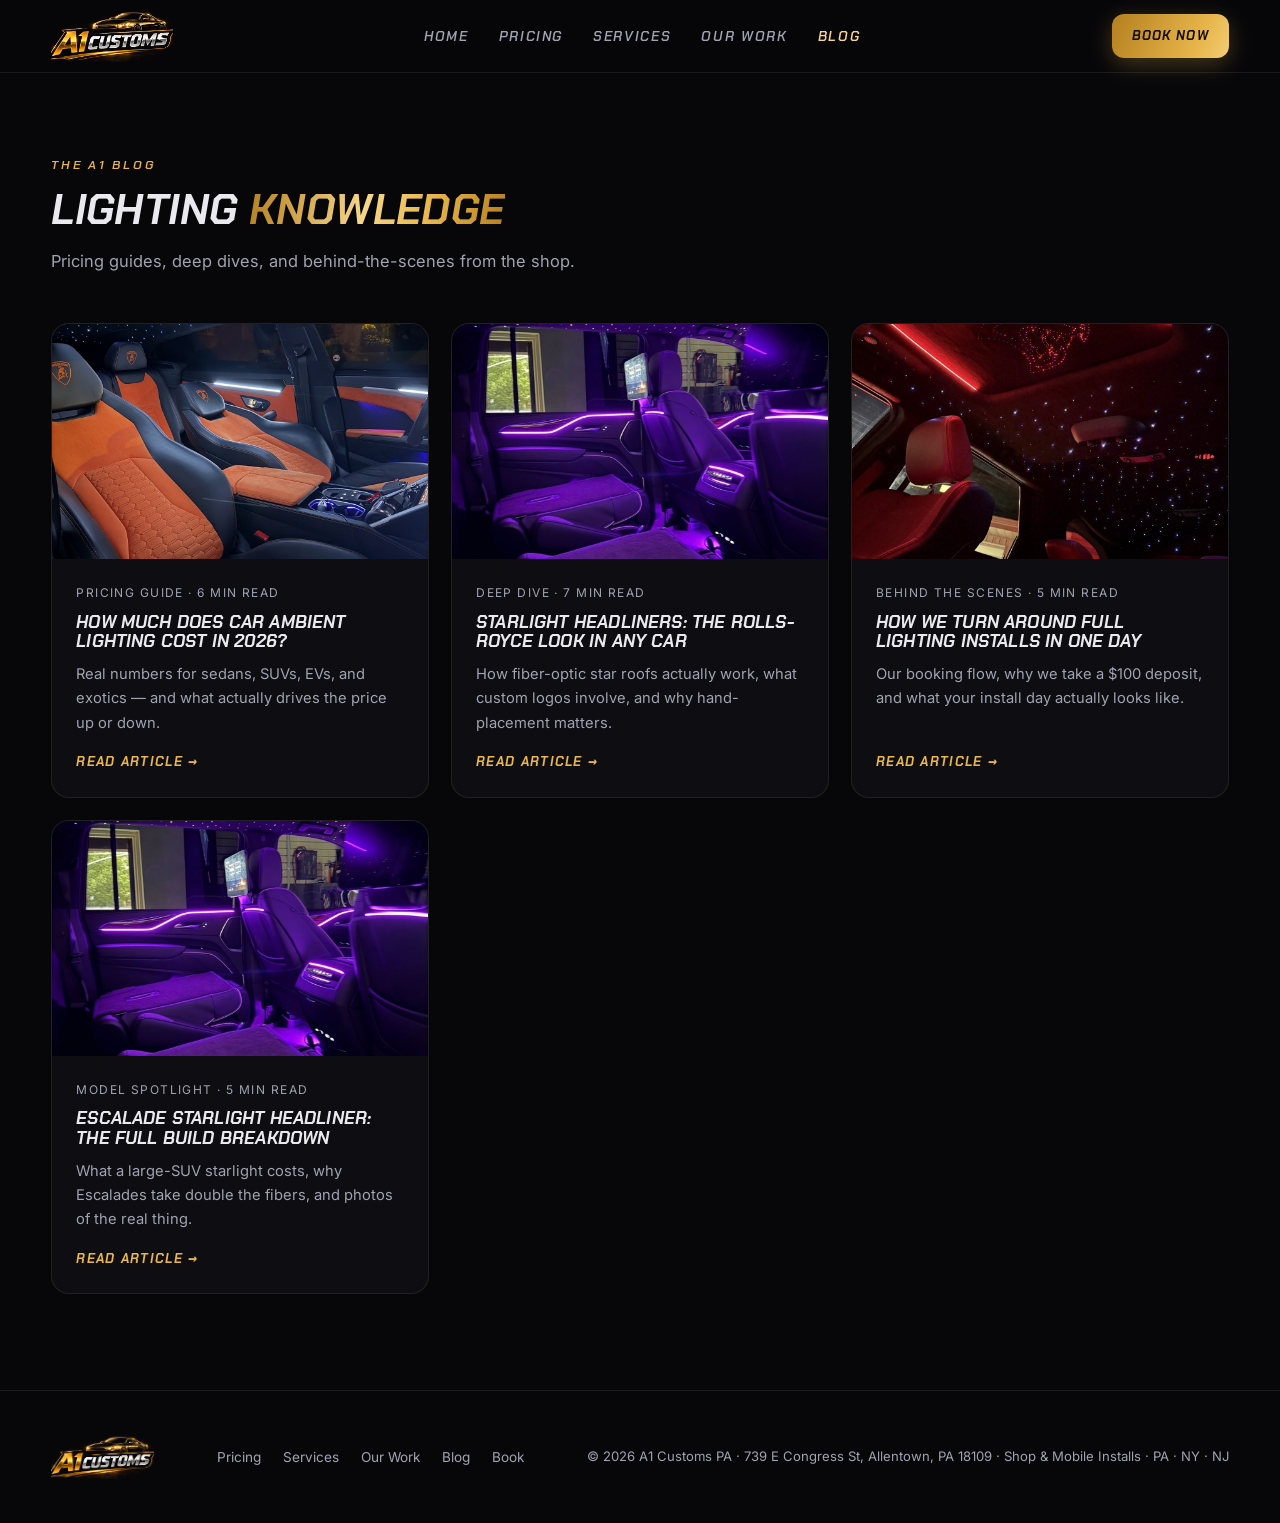
<file: blog/index.html>
<!DOCTYPE html>
<html lang="en">
<head>
  <meta charset="UTF-8" />
  <meta name="viewport" content="width=device-width, initial-scale=1.0" />
  <title>Blog — A1 Customs PA | Ambient Lighting &amp; Starlight Guides</title>
  <meta name="description" content="Guides and behind-the-scenes from A1 Customs PA: ambient lighting pricing, starlight headliners explained, and how our same-day installs work." />
  <link rel="icon" type="image/png" href="../assets/img/logo.png" />
  <link rel="preconnect" href="https://fonts.googleapis.com" />
  <link rel="preconnect" href="https://fonts.gstatic.com" crossorigin />
  <link href="https://fonts.googleapis.com/css2?family=Chakra+Petch:ital,wght@0,600;0,700;1,600;1,700&family=Inter:wght@400;500;600&display=swap" rel="stylesheet" />
  <link rel="stylesheet" href="../css/style.css" />
</head>
<body>

  <nav class="nav">
    <div class="container nav-inner">
      <a class="nav-logo" href="../index.html"><img src="../assets/img/logo-transparent.png" alt="A1 Customs PA" /></a>
      <ul class="nav-links">
        <li><a href="../index.html">Home</a></li>
        <li><a href="../index.html#pricing">Pricing</a></li>
        <li><a href="../index.html#services">Services</a></li>
        <li><a href="../gallery.html">Our Work</a></li>
        <li><a href="index.html" class="active">Blog</a></li>
      </ul>
      <div style="display:flex;align-items:center;gap:14px;">
        <a href="../book.html" class="btn btn-gold">Book Now</a>
        <button class="nav-burger" aria-label="Menu"><span></span><span></span><span></span></button>
      </div>
    </div>
  </nav>

  <section class="section" style="padding-top:150px;">
    <div class="container">
      <div class="section-head">
        <span class="eyebrow">The A1 Blog</span>
        <h2>Lighting <span class="gold-text">Knowledge</span></h2>
        <p>Pricing guides, deep dives, and behind-the-scenes from the shop.</p>
      </div>
      <div class="cards-3">
        <a class="blog-card reveal" href="ambient-lighting-cost.html">
          <div class="media"><img src="../assets/img/urus-orange-interior.jpg" alt="" loading="lazy" /></div>
          <div class="body">
            <div class="meta">Pricing Guide · 6 min read</div>
            <h3>How Much Does Car Ambient Lighting Cost in 2026?</h3>
            <p>Real numbers for sedans, SUVs, EVs, and exotics — and what actually drives the price up or down.</p>
            <span class="read">Read Article →</span>
          </div>
        </a>
        <a class="blog-card reveal" href="starlight-headliners.html">
          <div class="media"><img src="../assets/img/escalade-purple-starlight.jpg" alt="" loading="lazy" /></div>
          <div class="body">
            <div class="meta">Deep Dive · 7 min read</div>
            <h3>Starlight Headliners: The Rolls-Royce Look In Any Car</h3>
            <p>How fiber-optic star roofs actually work, what custom logos involve, and why hand-placement matters.</p>
            <span class="read">Read Article →</span>
          </div>
        </a>
        <a class="blog-card reveal" href="same-day-installs.html">
          <div class="media"><img src="../assets/img/hellcat-red-starlight.jpg" alt="" loading="lazy" /></div>
          <div class="body">
            <div class="meta">Behind The Scenes · 5 min read</div>
            <h3>How We Turn Around Full Lighting Installs In One Day</h3>
            <p>Our booking flow, why we take a $100 deposit, and what your install day actually looks like.</p>
            <span class="read">Read Article →</span>
          </div>
        </a>
        <a class="blog-card reveal" href="escalade-starlight-headliner.html">
          <div class="media"><img src="../assets/img/escalade-purple-starlight.jpg" alt="" loading="lazy" /></div>
          <div class="body">
            <div class="meta">Model Spotlight · 5 min read</div>
            <h3>Escalade Starlight Headliner: The Full Build Breakdown</h3>
            <p>What a large-SUV starlight costs, why Escalades take double the fibers, and photos of the real thing.</p>
            <span class="read">Read Article →</span>
          </div>
        </a>
      </div>
    </div>
  </section>

  <footer>
    <div class="container foot-inner">
      <img src="../assets/img/logo-transparent.png" alt="A1 Customs PA" />
      <div class="foot-links">
        <a href="../index.html#pricing">Pricing</a>
        <a href="../index.html#services">Services</a>
        <a href="../gallery.html">Our Work</a>
        <a href="index.html">Blog</a>
        <a href="../book.html">Book</a>
      </div>
      <p>© 2026 A1 Customs PA · 739 E Congress St, Allentown, PA 18109 · Shop &amp; Mobile Installs · PA · NY · NJ</p>
    </div>
  </footer>

  <div class="action-bar">
    <a href="tel:+17328121285">📞 Call</a>
    <a href="sms:+17328121285">💬 Text</a>
    <a href="../book.html" class="ab-book">⚡ Book Now</a>
  </div>

  <script src="../js/main.js"></script>
</body>
</html>
</file>
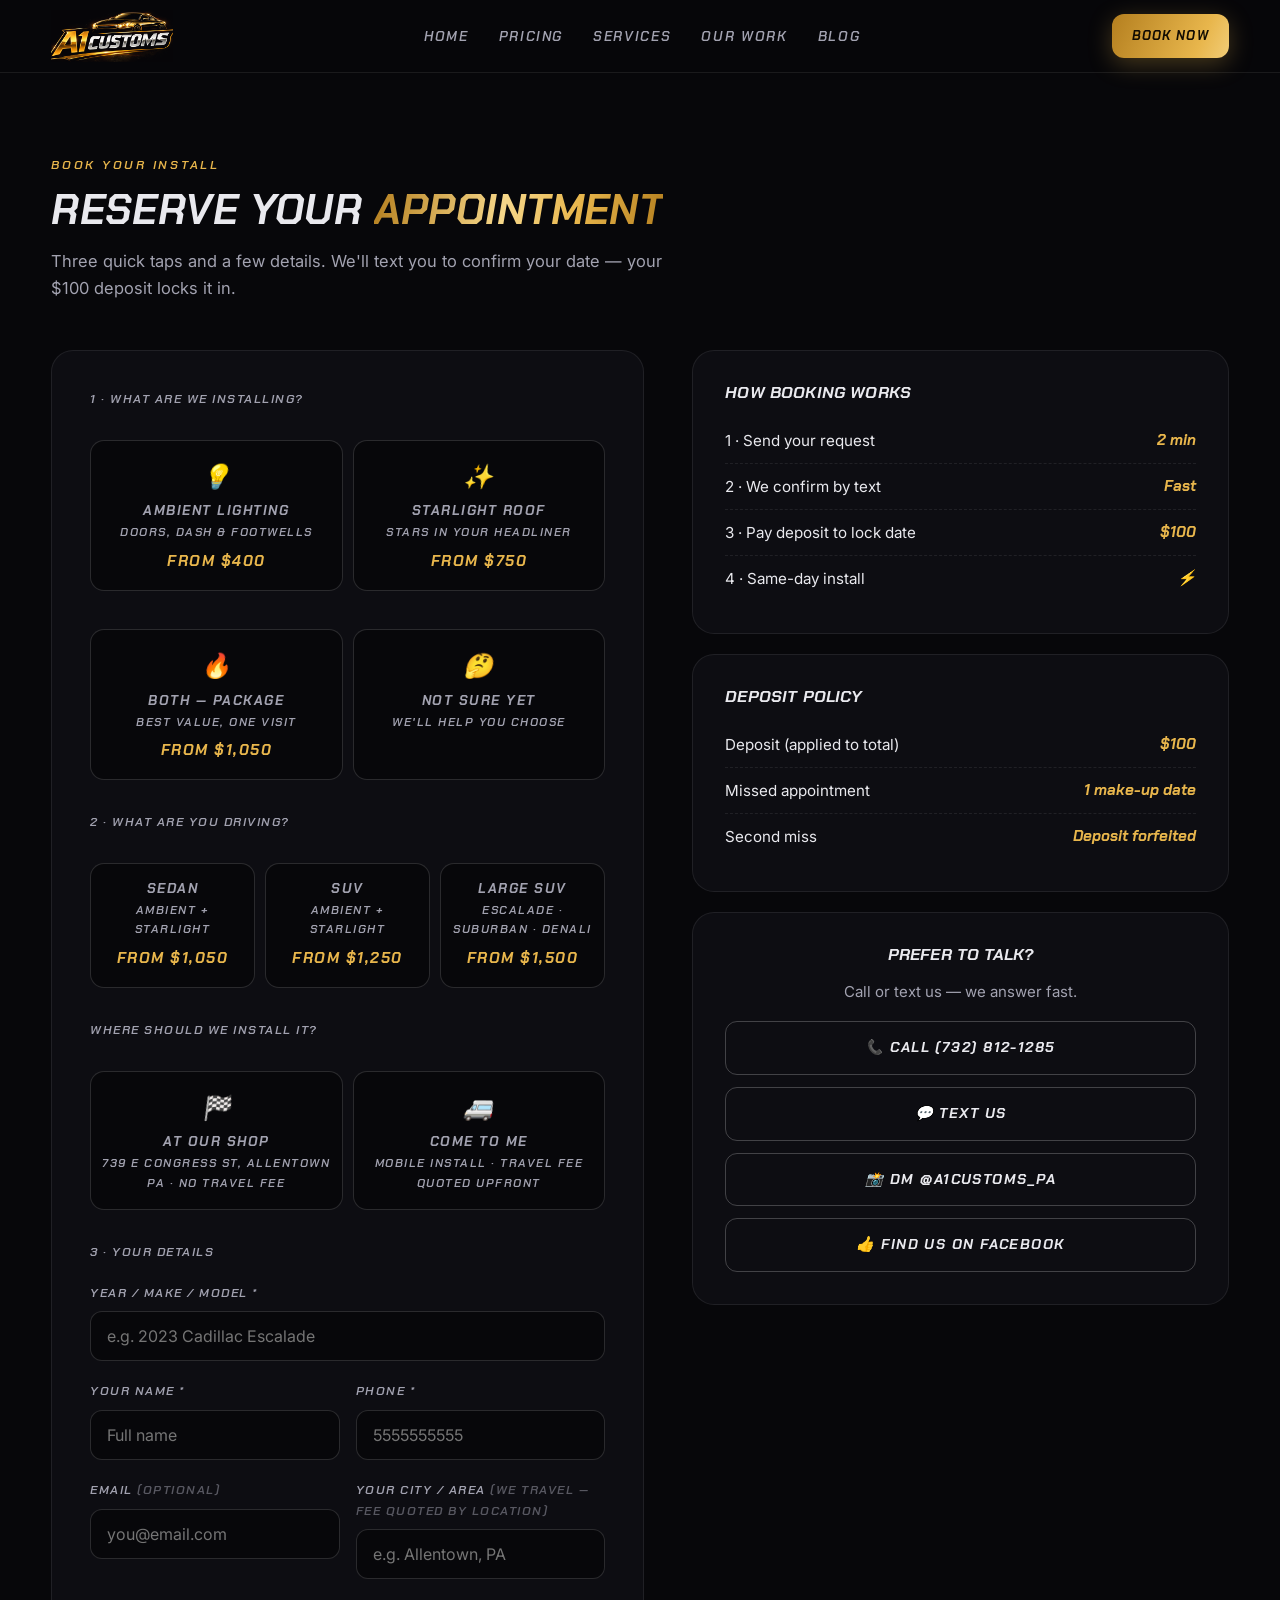
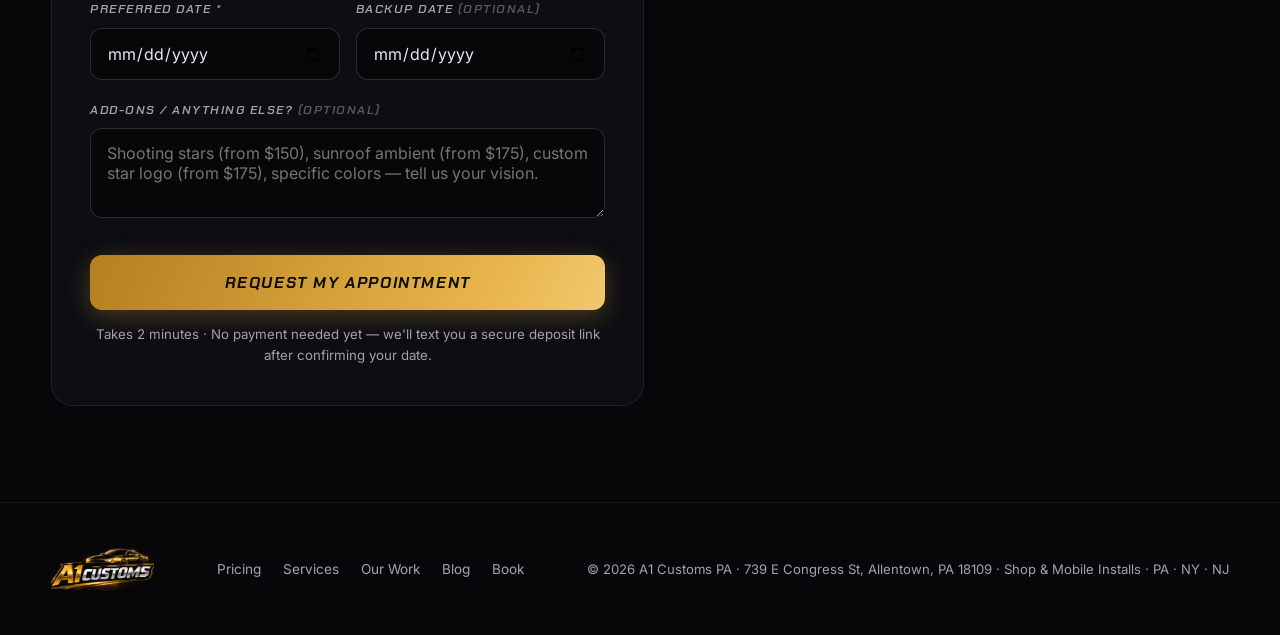
<file: book.html>
<!DOCTYPE html>
<html lang="en">
<head>
  <meta charset="UTF-8" />
  <meta name="viewport" content="width=device-width, initial-scale=1.0" />
  <title>Book Your Install — A1 Customs PA</title>
  <meta name="description" content="Book your ambient lighting or starlight headliner install with A1 Customs PA. Same-day turnaround. $100 deposit locks in your appointment." />
  <link rel="icon" type="image/png" href="assets/img/logo.png" />
  <link rel="preconnect" href="https://fonts.googleapis.com" />
  <link rel="preconnect" href="https://fonts.gstatic.com" crossorigin />
  <link href="https://fonts.googleapis.com/css2?family=Chakra+Petch:ital,wght@0,600;0,700;1,600;1,700&family=Inter:wght@400;500;600&display=swap" rel="stylesheet" />
  <link rel="stylesheet" href="css/style.css" />
</head>
<body>

  <nav class="nav">
    <div class="container nav-inner">
      <a class="nav-logo" href="index.html"><img src="assets/img/logo-transparent.png" alt="A1 Customs PA" /></a>
      <ul class="nav-links">
        <li><a href="index.html">Home</a></li>
        <li><a href="index.html#pricing">Pricing</a></li>
        <li><a href="index.html#services">Services</a></li>
        <li><a href="gallery.html">Our Work</a></li>
        <li><a href="blog/index.html">Blog</a></li>
      </ul>
      <div style="display:flex;align-items:center;gap:14px;">
        <a href="book.html" class="btn btn-gold">Book Now</a>
        <button class="nav-burger" aria-label="Menu"><span></span><span></span><span></span></button>
      </div>
    </div>
  </nav>

  <section class="section" style="padding-top:150px;">
    <div class="container">
      <div class="section-head">
        <span class="eyebrow">Book Your Install</span>
        <h2>Reserve Your <span class="gold-text">Appointment</span></h2>
        <p>Three quick taps and a few details. We'll text you to confirm your date — your $100 deposit locks it in.</p>
      </div>

      <div class="book-grid">
        <!-- FORM -->
        <form class="form-card" name="booking" method="POST" data-netlify="true" netlify-honeypot="bot-field" action="/thanks.html" id="bookform">
          <input type="hidden" name="form-name" value="booking" />
          <input type="hidden" name="service" id="service-field" />
          <p style="display:none;"><label>Don't fill this out: <input name="bot-field" /></label></p>

          <span class="pick-label" style="margin-top:0;">1 · What are we installing?</span>
          <div class="pick-grid" id="svc-grid">
            <label class="pick-card"><input type="radio" name="svc_pick" value="ambient" />
              <span class="card"><span class="pc-icon">💡</span><span class="pc-name">Ambient Lighting</span><span class="pc-sub">Doors, dash &amp; footwells</span><span class="pc-price">from $400</span></span>
            </label>
            <label class="pick-card"><input type="radio" name="svc_pick" value="starlight" />
              <span class="card"><span class="pc-icon">✨</span><span class="pc-name">Starlight Roof</span><span class="pc-sub">Stars in your headliner</span><span class="pc-price">from $750</span></span>
            </label>
            <label class="pick-card"><input type="radio" name="svc_pick" value="package" />
              <span class="card"><span class="pc-icon">🔥</span><span class="pc-name">Both — Package</span><span class="pc-sub">Best value, one visit</span><span class="pc-price">from $1,050</span></span>
            </label>
            <label class="pick-card"><input type="radio" name="svc_pick" value="unsure" />
              <span class="card"><span class="pc-icon">🤔</span><span class="pc-name">Not Sure Yet</span><span class="pc-sub">We'll help you choose</span><span class="pc-price">&nbsp;</span></span>
            </label>
          </div>

          <span class="pick-label">2 · What are you driving?</span>
          <div class="pick-grid cols-3" id="veh-grid"><!-- filled by script --></div>
          <p class="pick-error" id="pick-error">Please tap a service and a vehicle type first.</p>

          <div class="your-price" id="your-price">Your price: <b id="price-out"></b> <span style="color:var(--muted); font-size:0.72rem; display:block; margin-top:4px;">Exact quote confirmed by text — $100 deposit counts toward this.</span></div>

          <span class="pick-label">Where should we install it?</span>
          <div class="pick-grid">
            <label class="pick-card"><input type="radio" name="install_location" value="At the shop - Allentown" />
              <span class="card"><span class="pc-icon">🏁</span><span class="pc-name">At Our Shop</span><span class="pc-sub">739 E Congress St, Allentown PA · no travel fee</span></span>
            </label>
            <label class="pick-card"><input type="radio" name="install_location" value="Mobile - come to me" />
              <span class="card"><span class="pc-icon">🚐</span><span class="pc-name">Come To Me</span><span class="pc-sub">Mobile install · travel fee quoted upfront</span></span>
            </label>
          </div>

          <span class="pick-label">3 · Your details</span>
          <label for="vehicle">Year / Make / Model *</label>
          <input id="vehicle" name="vehicle" type="text" required placeholder="e.g. 2023 Cadillac Escalade" />

          <div class="form-row">
            <div>
              <label for="name">Your Name *</label>
              <input id="name" name="name" type="text" required placeholder="Full name" />
            </div>
            <div>
              <label for="phone">Phone *</label>
              <input id="phone" name="phone" type="tel" inputmode="numeric" required placeholder="5555555555" maxlength="11" pattern="[0-9]{10,11}" title="Phone number — digits only" />
            </div>
          </div>

          <div class="form-row">
            <div>
              <label for="email">Email <span style="opacity:.5;">(optional)</span></label>
              <input id="email" name="email" type="email" placeholder="you@email.com" />
            </div>
            <div>
              <label for="city">Your City / Area <span style="opacity:.5;">(we travel — fee quoted by location)</span></label>
              <input id="city" name="city" type="text" placeholder="e.g. Allentown, PA" />
            </div>
          </div>

          <div class="form-row">
            <div>
              <label for="date">Preferred Date *</label>
              <input id="date" name="preferred_date" type="date" required />
            </div>
            <div>
              <label for="date2">Backup Date <span style="opacity:.5;">(optional)</span></label>
              <input id="date2" name="backup_date" type="date" />
            </div>
          </div>

          <label for="notes">Add-Ons / Anything Else? <span style="opacity:.5;">(optional)</span></label>
          <textarea id="notes" name="notes" rows="3" placeholder="Shooting stars (from $150), sunroof ambient (from $175), custom star logo (from $175), specific colors — tell us your vision."></textarea>

          <button type="submit" class="btn btn-gold btn-lg">Request My Appointment</button>
          <p class="form-note">Takes 2 minutes · No payment needed yet — we'll text you a secure deposit link after confirming your date.</p>
        </form>

        <!-- SUMMARY -->
        <aside class="book-summary">
          <div class="sum-card">
            <h3>How Booking Works</h3>
            <ul>
              <li><span>1 · Send your request</span><span class="amt">2 min</span></li>
              <li><span>2 · We confirm by text</span><span class="amt">Fast</span></li>
              <li><span>3 · Pay deposit to lock date</span><span class="amt">$100</span></li>
              <li><span>4 · Same-day install</span><span class="amt">⚡</span></li>
            </ul>
          </div>
          <div class="sum-card">
            <h3>Deposit Policy</h3>
            <ul>
              <li><span>Deposit (applied to total)</span><span class="amt">$100</span></li>
              <li><span>Missed appointment</span><span class="amt">1 make-up date</span></li>
              <li><span>Second miss</span><span class="amt">Deposit forfeited</span></li>
            </ul>
          </div>
          <div class="sum-card" style="text-align:center;">
            <h3>Prefer To Talk?</h3>
            <p style="color:var(--muted); font-size:0.94rem; margin-bottom:16px;">Call or text us — we answer fast.</p>
            <a href="tel:+17328121285" class="btn btn-ghost" style="width:100%;">📞 Call (732) 812-1285</a>
            <a href="sms:+17328121285" class="btn btn-ghost" style="width:100%; margin-top:12px;">💬 Text Us</a>
            <a href="https://www.instagram.com/a1customs_pa" target="_blank" rel="noopener" class="btn btn-ghost" style="width:100%; margin-top:12px;">📸 DM @A1customs_pa</a>
            <a href="https://www.facebook.com/people/A1-Customs-PA/61580493064433/" target="_blank" rel="noopener" class="btn btn-ghost" style="width:100%; margin-top:12px;">👍 Find Us On Facebook</a>
          </div>
        </aside>
      </div>
    </div>
  </section>

  <footer>
    <div class="container foot-inner">
      <img src="assets/img/logo-transparent.png" alt="A1 Customs PA" />
      <div class="foot-links">
        <a href="index.html#pricing">Pricing</a>
        <a href="index.html#services">Services</a>
        <a href="gallery.html">Our Work</a>
        <a href="blog/index.html">Blog</a>
        <a href="book.html">Book</a>
      </div>
      <p>© 2026 A1 Customs PA · 739 E Congress St, Allentown, PA 18109 · Shop &amp; Mobile Installs · PA · NY · NJ</p>
    </div>
  </footer>

  <div class="action-bar">
    <a href="tel:+17328121285">📞 Call</a>
    <a href="sms:+17328121285">💬 Text</a>
    <a href="book.html" class="ab-book">⚡ Book Now</a>
  </div>

  <script src="js/main.js"></script>
  <script src="js/config.js"></script>
  <script>
    (function () {
      var VEHICLES = {
        ambient: [
          { v: "American Car", sub: "Ford, Chevy, Dodge…", price: "$400", exact: true },
          { v: "Foreign Car", sub: "Mercedes, BMW, Lexus…", price: "$450", exact: true },
          { v: "Electric Car", sub: "Tesla, Rivian…", price: "$550", exact: false },
        ],
        starlight: [
          { v: "Sedan", sub: "Any make", price: "$750", exact: false },
          { v: "SUV", sub: "Standard size", price: "$825", exact: false },
          { v: "Large SUV", sub: "Escalade · Suburban · Denali", price: "$1,150", exact: true },
        ],
        package: [
          { v: "Sedan", sub: "Ambient + starlight", price: "$1,050", exact: false },
          { v: "SUV", sub: "Ambient + starlight", price: "$1,250", exact: false },
          { v: "Large SUV", sub: "Escalade · Suburban · Denali", price: "$1,500", exact: false },
        ],
        unsure: [
          { v: "Sedan", sub: "", price: "" },
          { v: "SUV", sub: "", price: "" },
          { v: "Large SUV", sub: "", price: "" },
        ],
      };
      var NAMES = { ambient: "Ambient Lighting", starlight: "Starlight Roof", package: "Package (Ambient + Starlight)", unsure: "Not sure yet" };
      var vehGrid = document.getElementById("veh-grid");
      var priceBox = document.getElementById("your-price");
      var priceOut = document.getElementById("price-out");
      var serviceField = document.getElementById("service-field");
      var err = document.getElementById("pick-error");

      function render(svc) {
        vehGrid.innerHTML = VEHICLES[svc].map(function (o, i) {
          return '<label class="pick-card"><input type="radio" name="veh_pick" value="' + i + '" />' +
            '<span class="card"><span class="pc-name">' + o.v + "</span>" +
            (o.sub ? '<span class="pc-sub">' + o.sub + "</span>" : "") +
            (o.price ? '<span class="pc-price">from ' + o.price + "</span>" : "") +
            "</span></label>";
        }).join("");
      }

      function update() {
        var svcInput = document.querySelector('input[name="svc_pick"]:checked');
        var veh = document.querySelector('input[name="veh_pick"]:checked');
        if (!svcInput) return;
        var svc = svcInput.value;
        var o = veh ? VEHICLES[svc][veh.value] : null;
        if (o) {
          serviceField.value = NAMES[svc] + " — " + o.v + (o.price ? " (" + "" + o.price + ")" : "");
          err.style.display = "none";
          if (o.price) {
            priceOut.textContent = "from " + o.price;
            priceBox.style.display = "block";
          } else {
            priceBox.style.display = "none";
          }
        } else {
          serviceField.value = "";
          priceBox.style.display = "none";
        }
      }

      document.getElementById("svc-grid").addEventListener("change", function () {
        render(document.querySelector('input[name="svc_pick"]:checked').value);
        update();
      });
      vehGrid.addEventListener("change", update);
      render("package");

      // phone field: digits only, even on paste
      var phoneInput = document.getElementById("phone");
      phoneInput.addEventListener("input", function () {
        var digits = phoneInput.value.replace(/\D/g, "");
        if (phoneInput.value !== digits) phoneInput.value = digits;
      });

      document.getElementById("bookform").addEventListener("submit", function (e) {
        if (!serviceField.value) {
          e.preventDefault();
          err.style.display = "block";
          document.getElementById("svc-grid").scrollIntoView({ behavior: "smooth", block: "center" });
        }
      });
    })();
  </script>
</body>
</html>
</file>
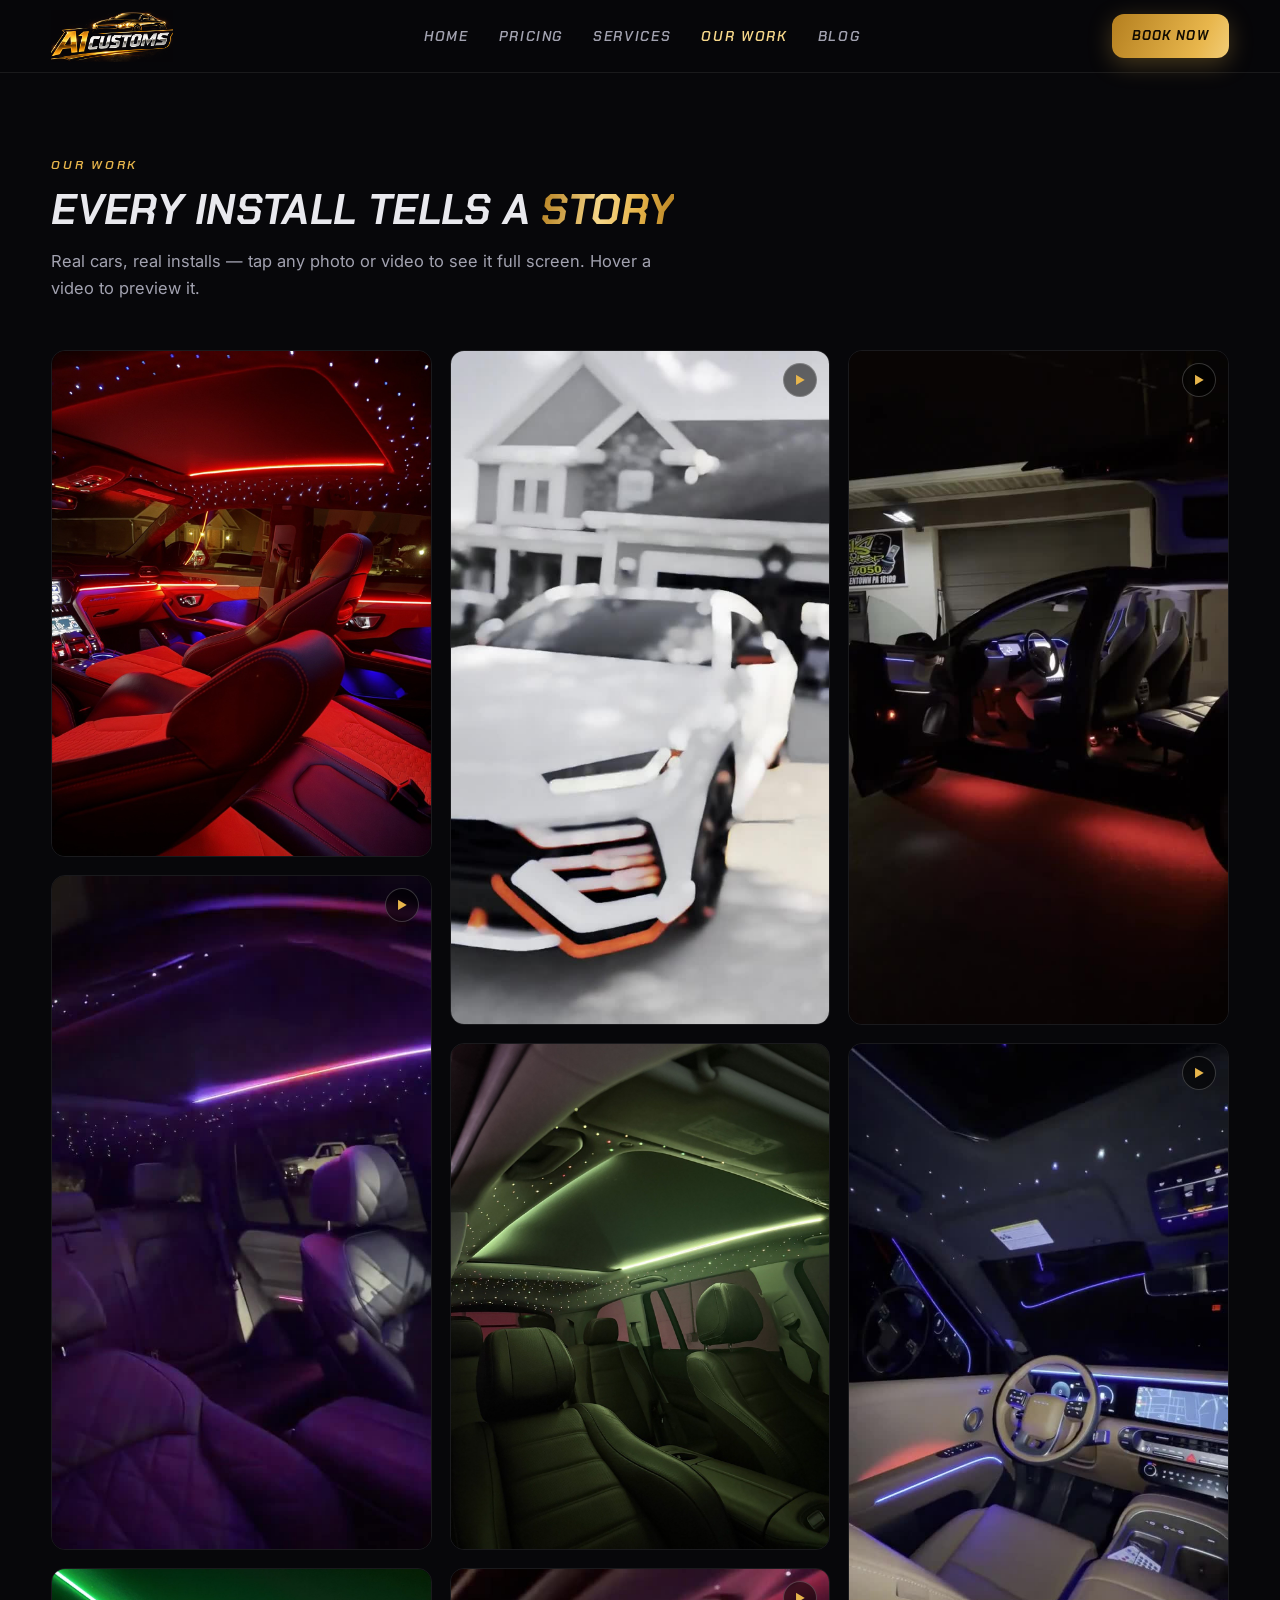
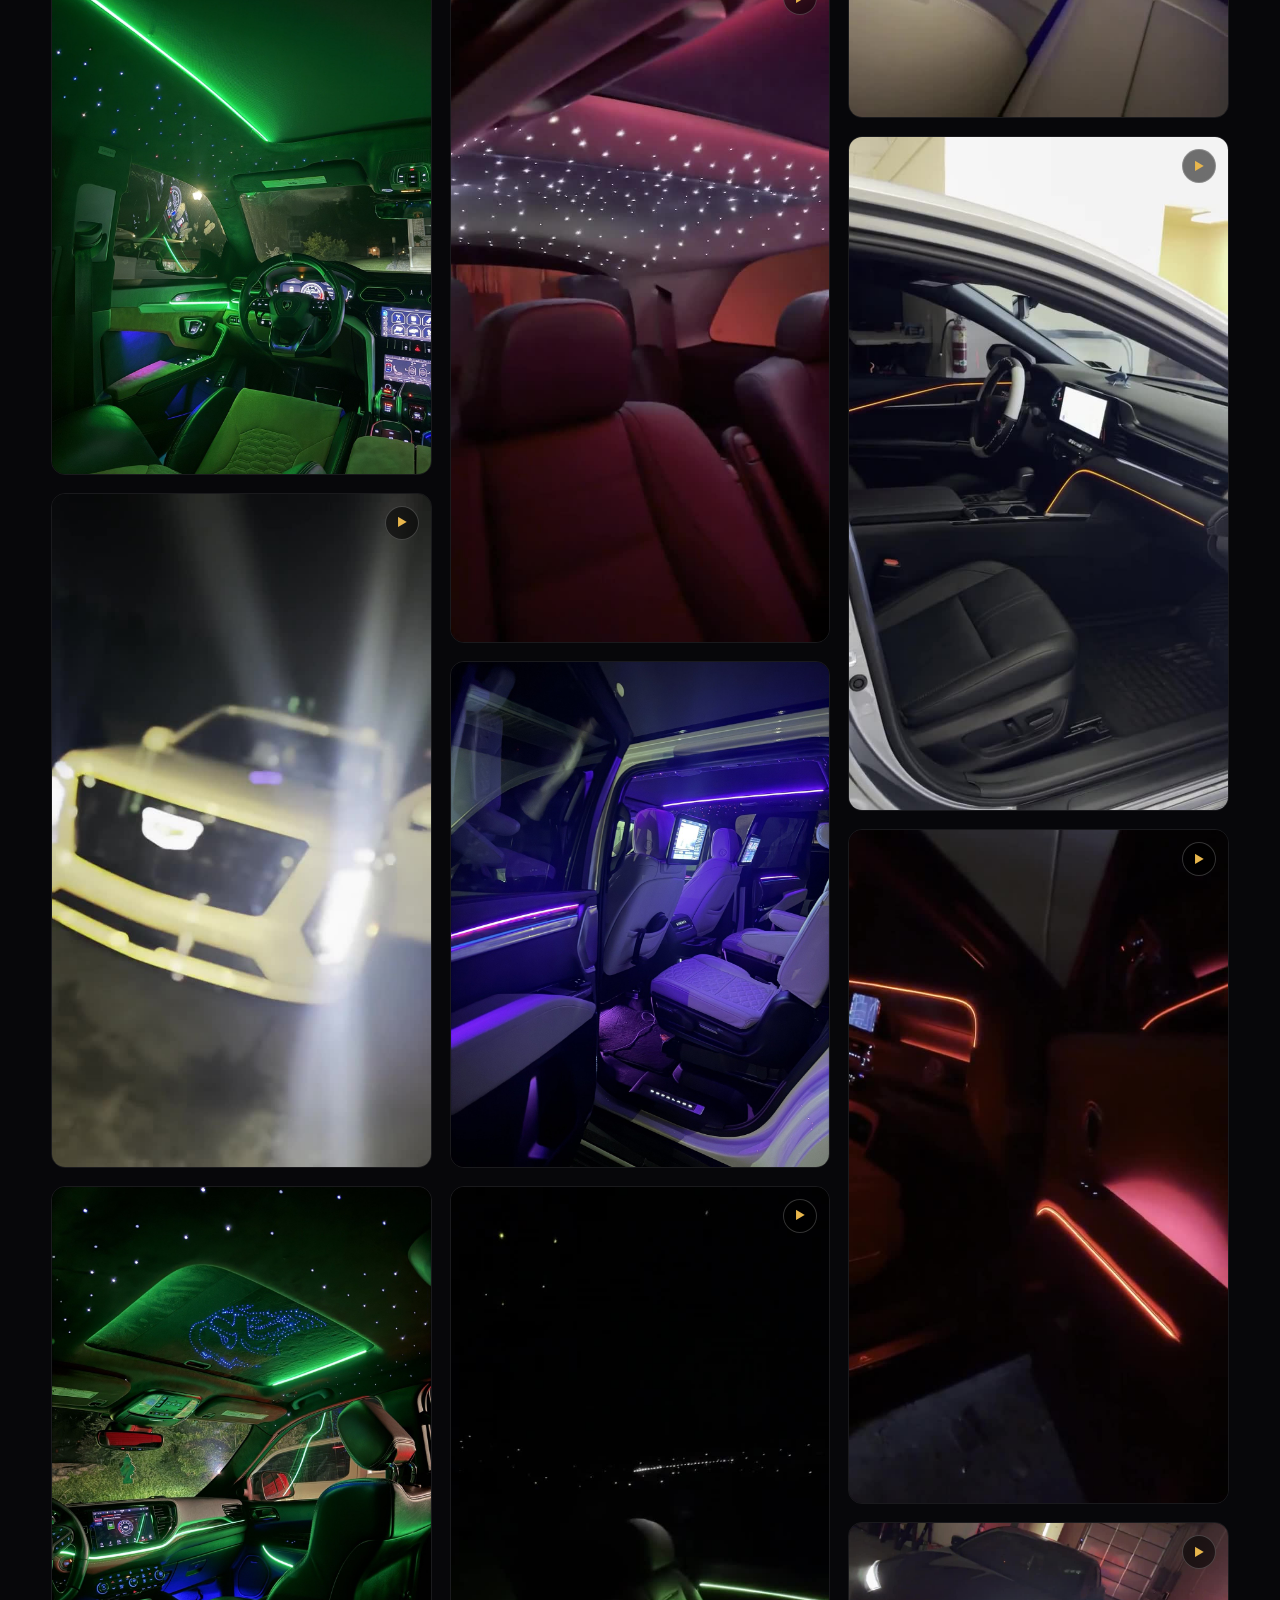
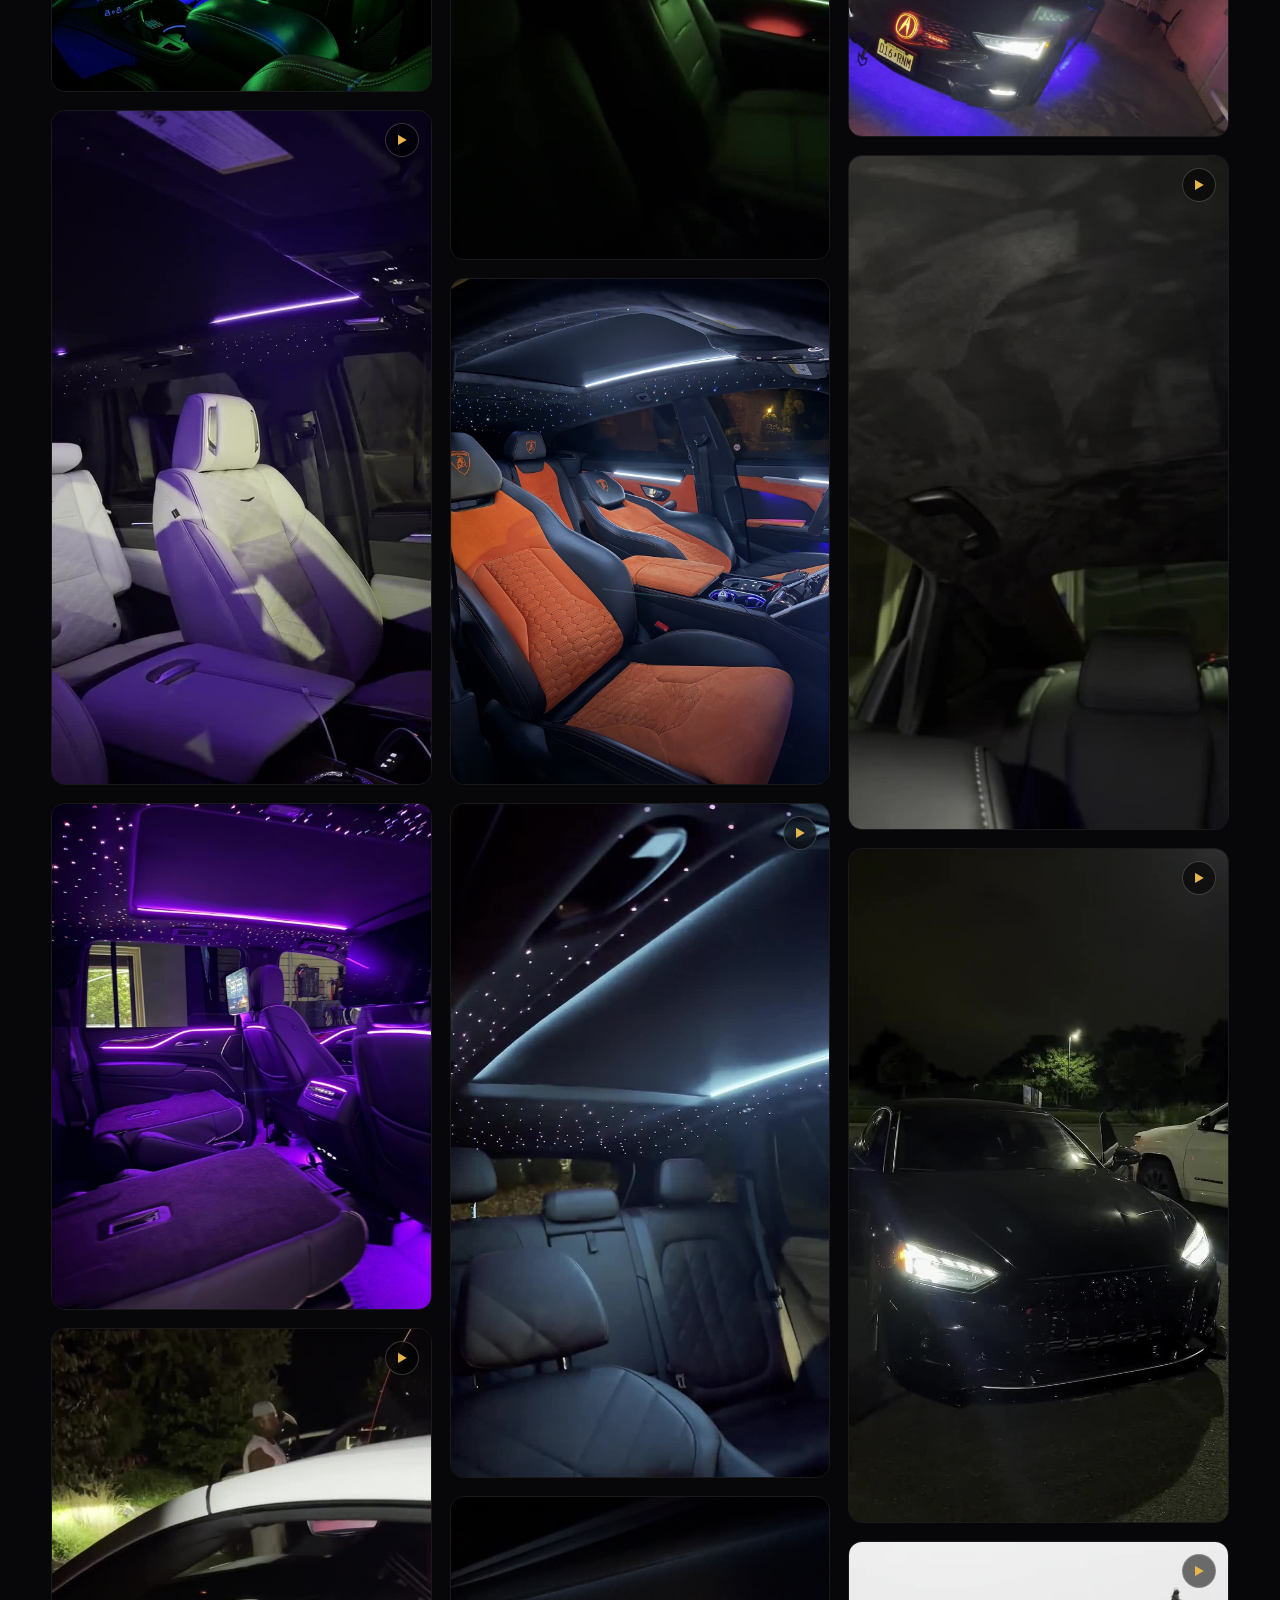
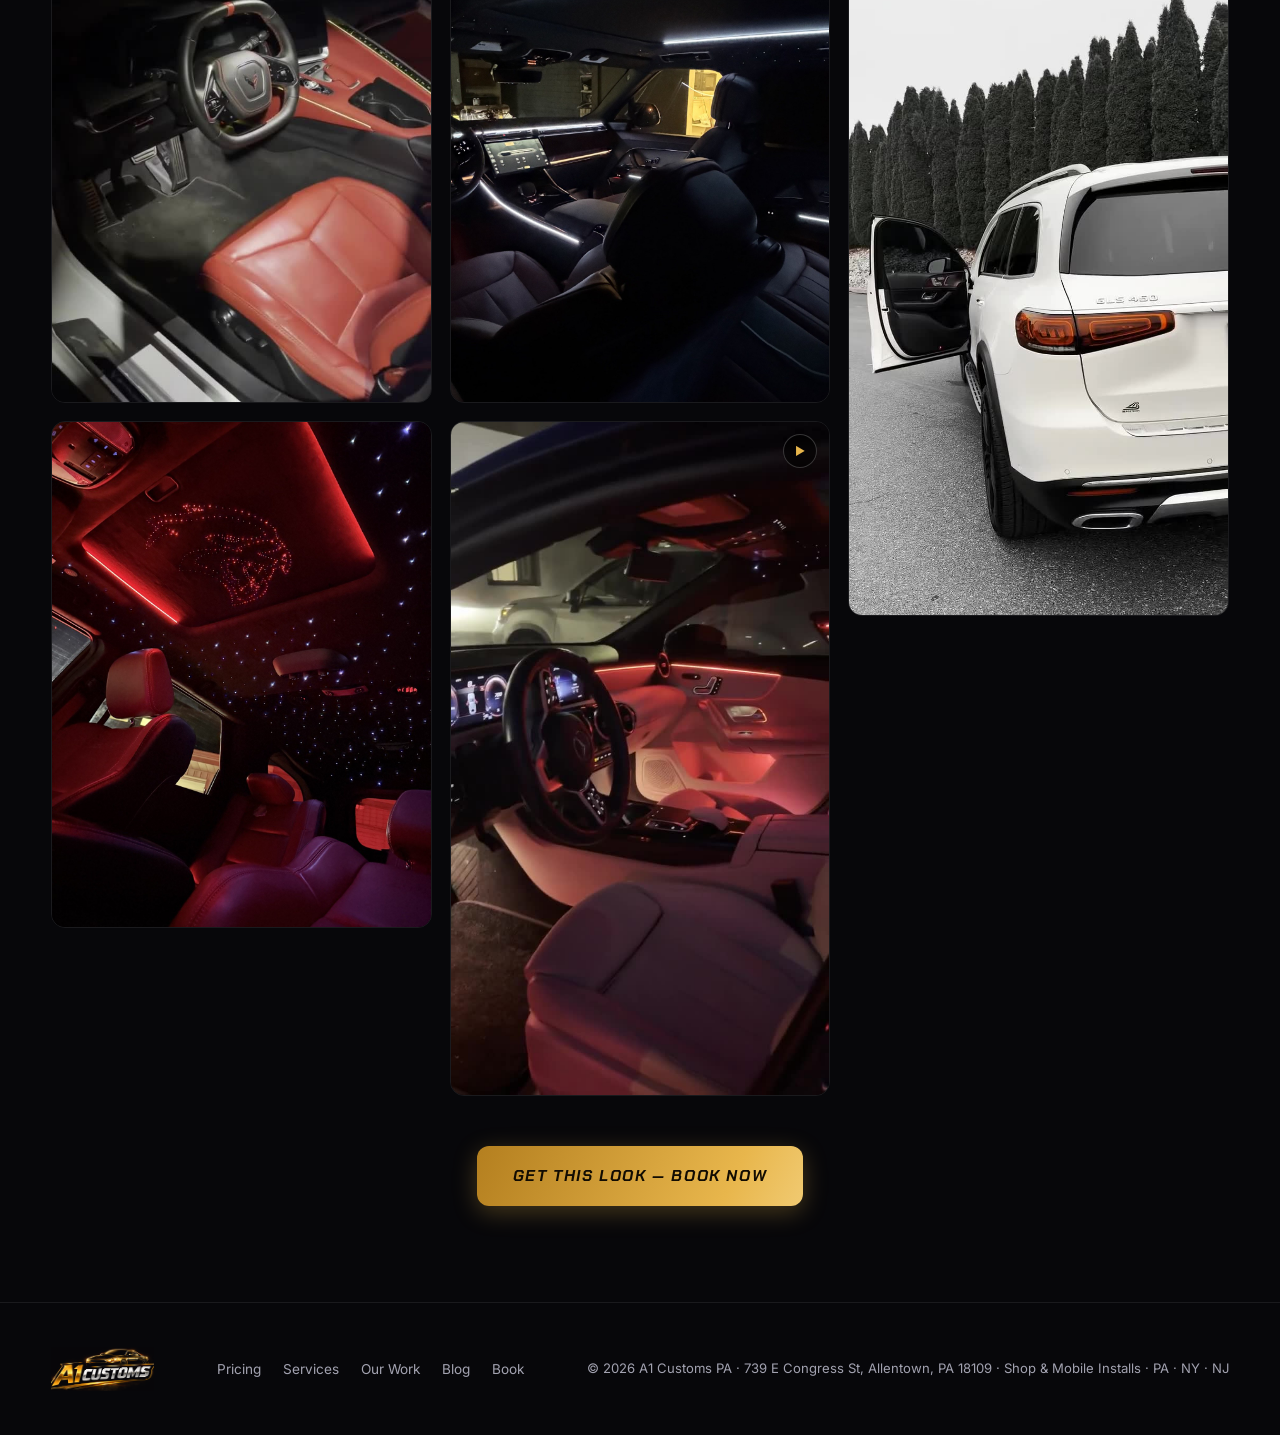
<file: gallery.html>
<!DOCTYPE html>
<html lang="en">
<head>
  <meta charset="UTF-8" />
  <meta name="viewport" content="width=device-width, initial-scale=1.0" />
  <title>Our Work — A1 Customs PA | Ambient Lighting &amp; Starlight Installs</title>
  <meta name="description" content="Gallery of ambient lighting and starlight headliner installs by A1 Customs PA — Lamborghini Urus, Escalade, Corvette, Mercedes GLS, Hellcat, Range Rover and more." />
  <link rel="icon" type="image/png" href="assets/img/logo.png" />
  <link rel="preconnect" href="https://fonts.googleapis.com" />
  <link rel="preconnect" href="https://fonts.gstatic.com" crossorigin />
  <link href="https://fonts.googleapis.com/css2?family=Chakra+Petch:ital,wght@0,600;0,700;1,600;1,700&family=Inter:wght@400;500;600&display=swap" rel="stylesheet" />
  <link rel="stylesheet" href="css/style.css" />
</head>
<body>

  <nav class="nav">
    <div class="container nav-inner">
      <a class="nav-logo" href="index.html"><img src="assets/img/logo-transparent.png" alt="A1 Customs PA" /></a>
      <ul class="nav-links">
        <li><a href="index.html">Home</a></li>
        <li><a href="index.html#pricing">Pricing</a></li>
        <li><a href="index.html#services">Services</a></li>
        <li><a href="gallery.html" class="active">Our Work</a></li>
        <li><a href="blog/index.html">Blog</a></li>
      </ul>
      <div style="display:flex;align-items:center;gap:14px;">
        <a href="book.html" class="btn btn-gold">Book Now</a>
        <button class="nav-burger" aria-label="Menu"><span></span><span></span><span></span></button>
      </div>
    </div>
  </nav>

  <section class="section" style="padding-top:150px;">
    <div class="container">
      <div class="section-head">
        <span class="eyebrow">Our Work</span>
        <h2>Every Install Tells A <span class="gold-text">Story</span></h2>
        <p>Real cars, real installs — tap any photo or video to see it full screen. Hover a video to preview it.</p>
      </div>

      <div class="masonry">
        <!-- photos -->
        <div class="g-item reveal"><img src="assets/img/urus-red-starlight.jpg" alt="Lamborghini Urus red starlight headliner and ambient interior" loading="lazy" /><span class="cap">Lamborghini Urus · Red Starlight</span></div>
        <div class="g-item reveal" data-video="assets/video/rainbow-starlight.mp4"><video src="assets/video/rainbow-starlight.mp4" poster="assets/poster/rainbow-starlight.jpg" muted loop playsinline preload="none"></video><span class="play-badge">▶</span><span class="cap">Rainbow Starlight Roof</span></div>
        <div class="g-item reveal"><img src="assets/img/urus-green-starlight.jpg" alt="Lamborghini Urus green ambient and starlight headliner" loading="lazy" /><span class="cap">Lamborghini Urus · Green Glow</span></div>
        <div class="g-item reveal" data-video="assets/video/escalade-grille-night.mp4"><video src="assets/video/escalade-grille-night.mp4" poster="assets/poster/escalade-grille-night.jpg" muted loop playsinline preload="none"></video><span class="play-badge">▶</span><span class="cap">Escalade · Grille Lighting</span></div>
        <div class="g-item reveal"><img src="assets/img/hellcat-green-starlight.jpg" alt="Custom Hellcat logo fiber optic starlight in green" loading="lazy" /><span class="cap">Custom Hellcat Logo · Green</span></div>
        <div class="g-item reveal" data-video="assets/video/escalade-purple-install.mp4"><video src="assets/video/escalade-purple-install.mp4" poster="assets/poster/escalade-purple-install.jpg" muted loop playsinline preload="none"></video><span class="play-badge">▶</span><span class="cap">Escalade · Purple Starlight</span></div>
        <div class="g-item reveal"><img src="assets/img/escalade-purple-starlight.jpg" alt="Escalade purple starlight headliner package" loading="lazy" /><span class="cap">Escalade · Full Package</span></div>
        <div class="g-item reveal" data-video="assets/video/corvette-blue-ambient.mp4"><video src="assets/video/corvette-blue-ambient.mp4" poster="assets/poster/corvette-blue-ambient.jpg" muted loop playsinline preload="none"></video><span class="play-badge">▶</span><span class="cap">Corvette · Blue Ambient</span></div>
        <div class="g-item reveal"><img src="assets/img/hellcat-red-starlight.jpg" alt="Hellcat logo starlight headliner in red" loading="lazy" /><span class="cap">Custom Hellcat Logo · Red</span></div>
        <div class="g-item reveal" data-video="assets/video/urus-exterior.mp4"><video src="assets/video/urus-exterior.mp4" poster="assets/poster/urus-exterior.jpg" muted loop playsinline preload="none"></video><span class="play-badge">▶</span><span class="cap">Lamborghini Urus</span></div>
        <div class="g-item reveal"><img src="assets/img/suv-green-starlight-roof.jpg" alt="Mercedes GLS green starlight roof" loading="lazy" /><span class="cap">Mercedes GLS · Starlight Roof</span></div>
        <div class="g-item reveal" data-video="assets/video/red-starlight-roof.mp4"><video src="assets/video/red-starlight-roof.mp4" poster="assets/poster/red-starlight-roof.jpg" muted loop playsinline preload="none"></video><span class="play-badge">▶</span><span class="cap">Red Starlight Panorama</span></div>
        <div class="g-item reveal"><img src="assets/img/large-suv-purple-ambient.jpg" alt="Large SUV purple ambient lighting with rear screens" loading="lazy" /><span class="cap">Large SUV · Purple Ambient</span></div>
        <div class="g-item reveal" data-video="assets/video/green-starlight-cabin.mp4"><video src="assets/video/green-starlight-cabin.mp4" poster="assets/poster/green-starlight-cabin.jpg" muted loop playsinline preload="none"></video><span class="play-badge">▶</span><span class="cap">Green Starlight Cabin</span></div>
        <div class="g-item reveal"><img src="assets/img/urus-orange-interior.jpg" alt="Lamborghini Urus orange interior with cool white starlight" loading="lazy" /><span class="cap">Lamborghini Urus · Ice Starlight</span></div>
        <div class="g-item reveal" data-video="assets/video/ice-starlight-rear.mp4"><video src="assets/video/ice-starlight-rear.mp4" poster="assets/poster/ice-starlight-rear.jpg" muted loop playsinline preload="none"></video><span class="play-badge">▶</span><span class="cap">Ice White Starlight</span></div>
        <div class="g-item reveal"><img src="assets/img/rangerover-white-ambient.jpg" alt="Range Rover white ambient lighting" loading="lazy" /><span class="cap">Range Rover · White Ambient</span></div>
        <div class="g-item reveal" data-video="assets/video/gls-red-interior.mp4"><video src="assets/video/gls-red-interior.mp4" poster="assets/poster/gls-red-interior.jpg" muted loop playsinline preload="none"></video><span class="play-badge">▶</span><span class="cap">Mercedes GLS · Red Ambient</span></div>
        <div class="g-item reveal" data-video="assets/video/red-ambient-floor.mp4"><video src="assets/video/red-ambient-floor.mp4" poster="assets/poster/red-ambient-floor.jpg" muted loop playsinline preload="none"></video><span class="play-badge">▶</span><span class="cap">Red Ambient · Doors &amp; Floor</span></div>
        <div class="g-item reveal" data-video="assets/video/blue-ambient-tan-interior.mp4"><video src="assets/video/blue-ambient-tan-interior.mp4" poster="assets/poster/blue-ambient-tan-interior.jpg" muted loop playsinline preload="none"></video><span class="play-badge">▶</span><span class="cap">Blue Ambient · Tan Interior</span></div>
        <div class="g-item reveal" data-video="assets/video/sedan-orange-trim.mp4"><video src="assets/video/sedan-orange-trim.mp4" poster="assets/poster/sedan-orange-trim.jpg" muted loop playsinline preload="none"></video><span class="play-badge">▶</span><span class="cap">Sedan · Orange Dash Accent</span></div>
        <div class="g-item reveal" data-video="assets/video/door-trim-red.mp4"><video src="assets/video/door-trim-red.mp4" poster="assets/poster/door-trim-red.jpg" muted loop playsinline preload="none"></video><span class="play-badge">▶</span><span class="cap">Door Trim Detail · Red</span></div>
        <div class="g-item reveal" data-video="assets/video/acura-underglow.mp4"><video src="assets/video/acura-underglow.mp4" poster="assets/poster/acura-underglow.jpg" muted loop playsinline preload="none"></video><span class="play-badge">▶</span><span class="cap">Acura · Underglow</span></div>
        <div class="g-item reveal" data-video="assets/video/suede-headliner.mp4"><video src="assets/video/suede-headliner.mp4" poster="assets/poster/suede-headliner.jpg" muted loop playsinline preload="none"></video><span class="play-badge">▶</span><span class="cap">Custom Suede Headliner</span></div>
        <div class="g-item reveal" data-video="assets/video/audi-night-exterior.mp4"><video src="assets/video/audi-night-exterior.mp4" poster="assets/poster/audi-night-exterior.jpg" muted loop playsinline preload="none"></video><span class="play-badge">▶</span><span class="cap">Audi · Night Shoot</span></div>
        <div class="g-item reveal" data-video="assets/video/gls-white-exterior.mp4"><video src="assets/video/gls-white-exterior.mp4" poster="assets/poster/gls-white-exterior.jpg" muted loop playsinline preload="none"></video><span class="play-badge">▶</span><span class="cap">Mercedes GLS 450</span></div>
      </div>

      <div style="text-align:center; margin-top:50px;">
        <a href="book.html" class="btn btn-gold btn-lg">Get This Look — Book Now</a>
      </div>
    </div>
  </section>

  <footer>
    <div class="container foot-inner">
      <img src="assets/img/logo-transparent.png" alt="A1 Customs PA" />
      <div class="foot-links">
        <a href="index.html#pricing">Pricing</a>
        <a href="index.html#services">Services</a>
        <a href="gallery.html">Our Work</a>
        <a href="blog/index.html">Blog</a>
        <a href="book.html">Book</a>
      </div>
      <p>© 2026 A1 Customs PA · 739 E Congress St, Allentown, PA 18109 · Shop &amp; Mobile Installs · PA · NY · NJ</p>
    </div>
  </footer>

  <div class="lightbox"><button class="lightbox-close" aria-label="Close">×</button><div class="lb-slot"></div></div>
  <div class="action-bar">
    <a href="tel:+17328121285">📞 Call</a>
    <a href="sms:+17328121285">💬 Text</a>
    <a href="book.html" class="ab-book">⚡ Book Now</a>
  </div>

  <script src="js/main.js"></script>
</body>
</html>
</file>
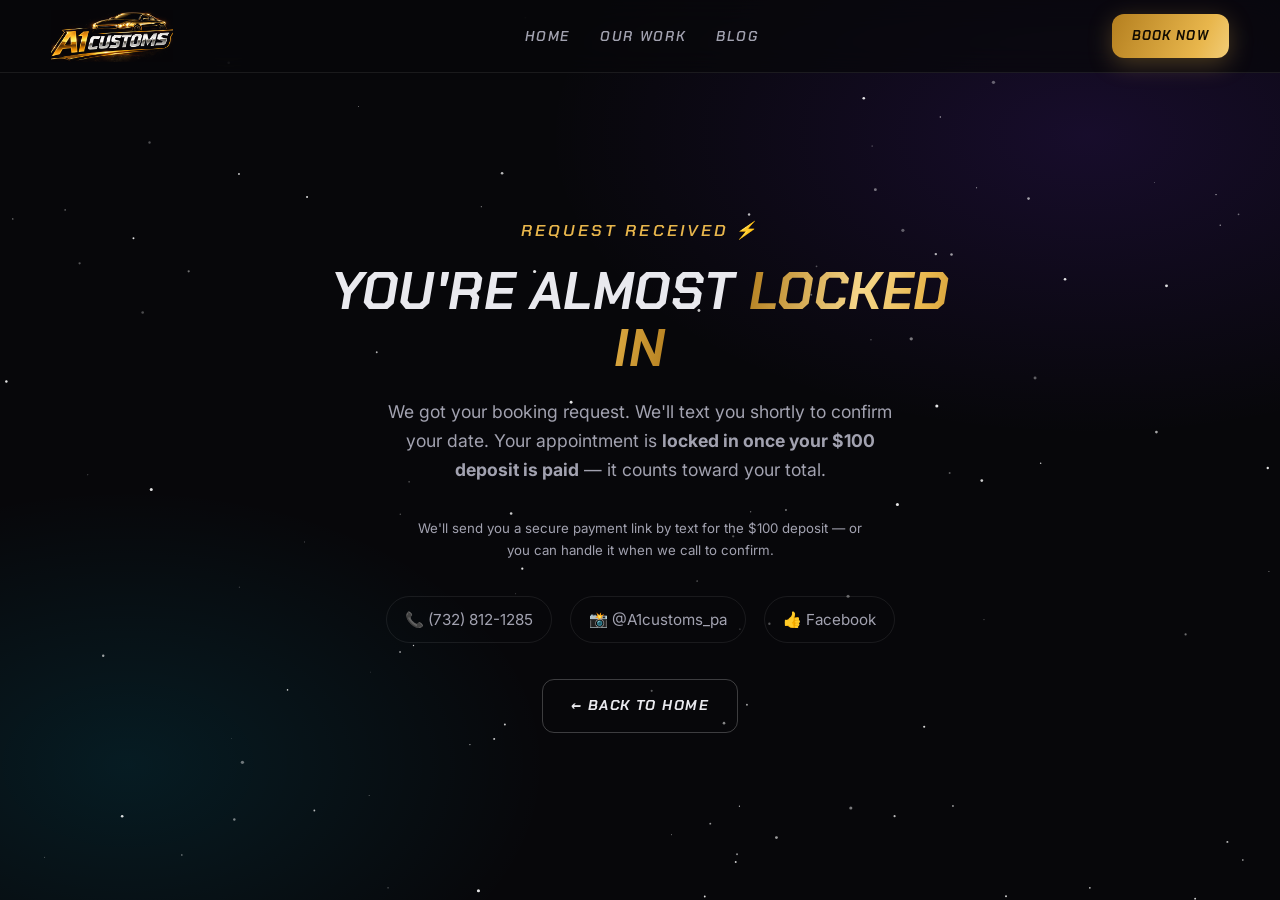
<file: thanks.html>
<!DOCTYPE html>
<html lang="en">
<head>
  <meta charset="UTF-8" />
  <meta name="viewport" content="width=device-width, initial-scale=1.0" />
  <title>Request Received — A1 Customs PA</title>
  <meta name="robots" content="noindex" />
  <link rel="icon" type="image/png" href="assets/img/logo.png" />
  <link rel="preconnect" href="https://fonts.googleapis.com" />
  <link rel="preconnect" href="https://fonts.gstatic.com" crossorigin />
  <link href="https://fonts.googleapis.com/css2?family=Chakra+Petch:ital,wght@0,600;0,700;1,600;1,700&family=Inter:wght@400;500;600&display=swap" rel="stylesheet" />
  <link rel="stylesheet" href="css/style.css" />
</head>
<body>

  <nav class="nav">
    <div class="container nav-inner">
      <a class="nav-logo" href="index.html"><img src="assets/img/logo-transparent.png" alt="A1 Customs PA" /></a>
      <ul class="nav-links">
        <li><a href="index.html">Home</a></li>
        <li><a href="gallery.html">Our Work</a></li>
        <li><a href="blog/index.html">Blog</a></li>
      </ul>
      <div style="display:flex;align-items:center;gap:14px;">
        <a href="book.html" class="btn btn-gold">Book Now</a>
        <button class="nav-burger" aria-label="Menu"><span></span><span></span><span></span></button>
      </div>
    </div>
  </nav>

  <section class="hero" style="min-height: 100svh;">
    <canvas id="starfield"></canvas>
    <div class="container" style="position:relative; z-index:2; text-align:center; max-width:640px;">
      <span class="eyebrow">Request Received ⚡</span>
      <h1 style="font-size: clamp(2rem, 5vw, 3.2rem); margin: 18px 0 20px;">You're Almost <span class="gold-text">Locked In</span></h1>
      <p class="hero-sub" style="margin: 0 auto 34px;">
        We got your booking request. We'll text you shortly to confirm your date.
        Your appointment is <b>locked in once your $100 deposit is paid</b> — it counts toward your total.
      </p>
      <div id="deposit-cta" style="display:none; margin-bottom:22px;">
        <a id="deposit-link" href="#" target="_blank" rel="noopener" class="btn btn-gold btn-lg">Pay $100 Deposit Now</a>
      </div>
      <p id="deposit-fallback" class="form-note" style="max-width:460px; margin:0 auto 34px;">
        We'll send you a secure payment link by text for the $100 deposit — or you can handle it when we call to confirm.
      </p>
      <div class="contact-links">
        <a href="tel:+17328121285">📞 (732) 812-1285</a>
        <a href="https://www.instagram.com/a1customs_pa" target="_blank" rel="noopener">📸 @A1customs_pa</a>
        <a href="https://www.facebook.com/people/A1-Customs-PA/61580493064433/" target="_blank" rel="noopener">👍 Facebook</a>
      </div>
      <div style="margin-top:36px;">
        <a href="index.html" class="btn btn-ghost">← Back To Home</a>
      </div>
    </div>
  </section>

  <script src="js/config.js"></script>
  <div class="action-bar">
    <a href="tel:+17328121285">📞 Call</a>
    <a href="sms:+17328121285">💬 Text</a>
    <a href="book.html" class="ab-book">⚡ Book Now</a>
  </div>

  <script src="js/main.js"></script>
  <script>
    (function () {
      var url = (window.A1_CONFIG || {}).DEPOSIT_PAYMENT_URL;
      if (url) {
        document.getElementById("deposit-link").href = url;
        document.getElementById("deposit-cta").style.display = "block";
        document.getElementById("deposit-fallback").textContent =
          "Paying the deposit now guarantees your slot. It goes toward your final price.";
      }
    })();
  </script>
</body>
</html>
</file>
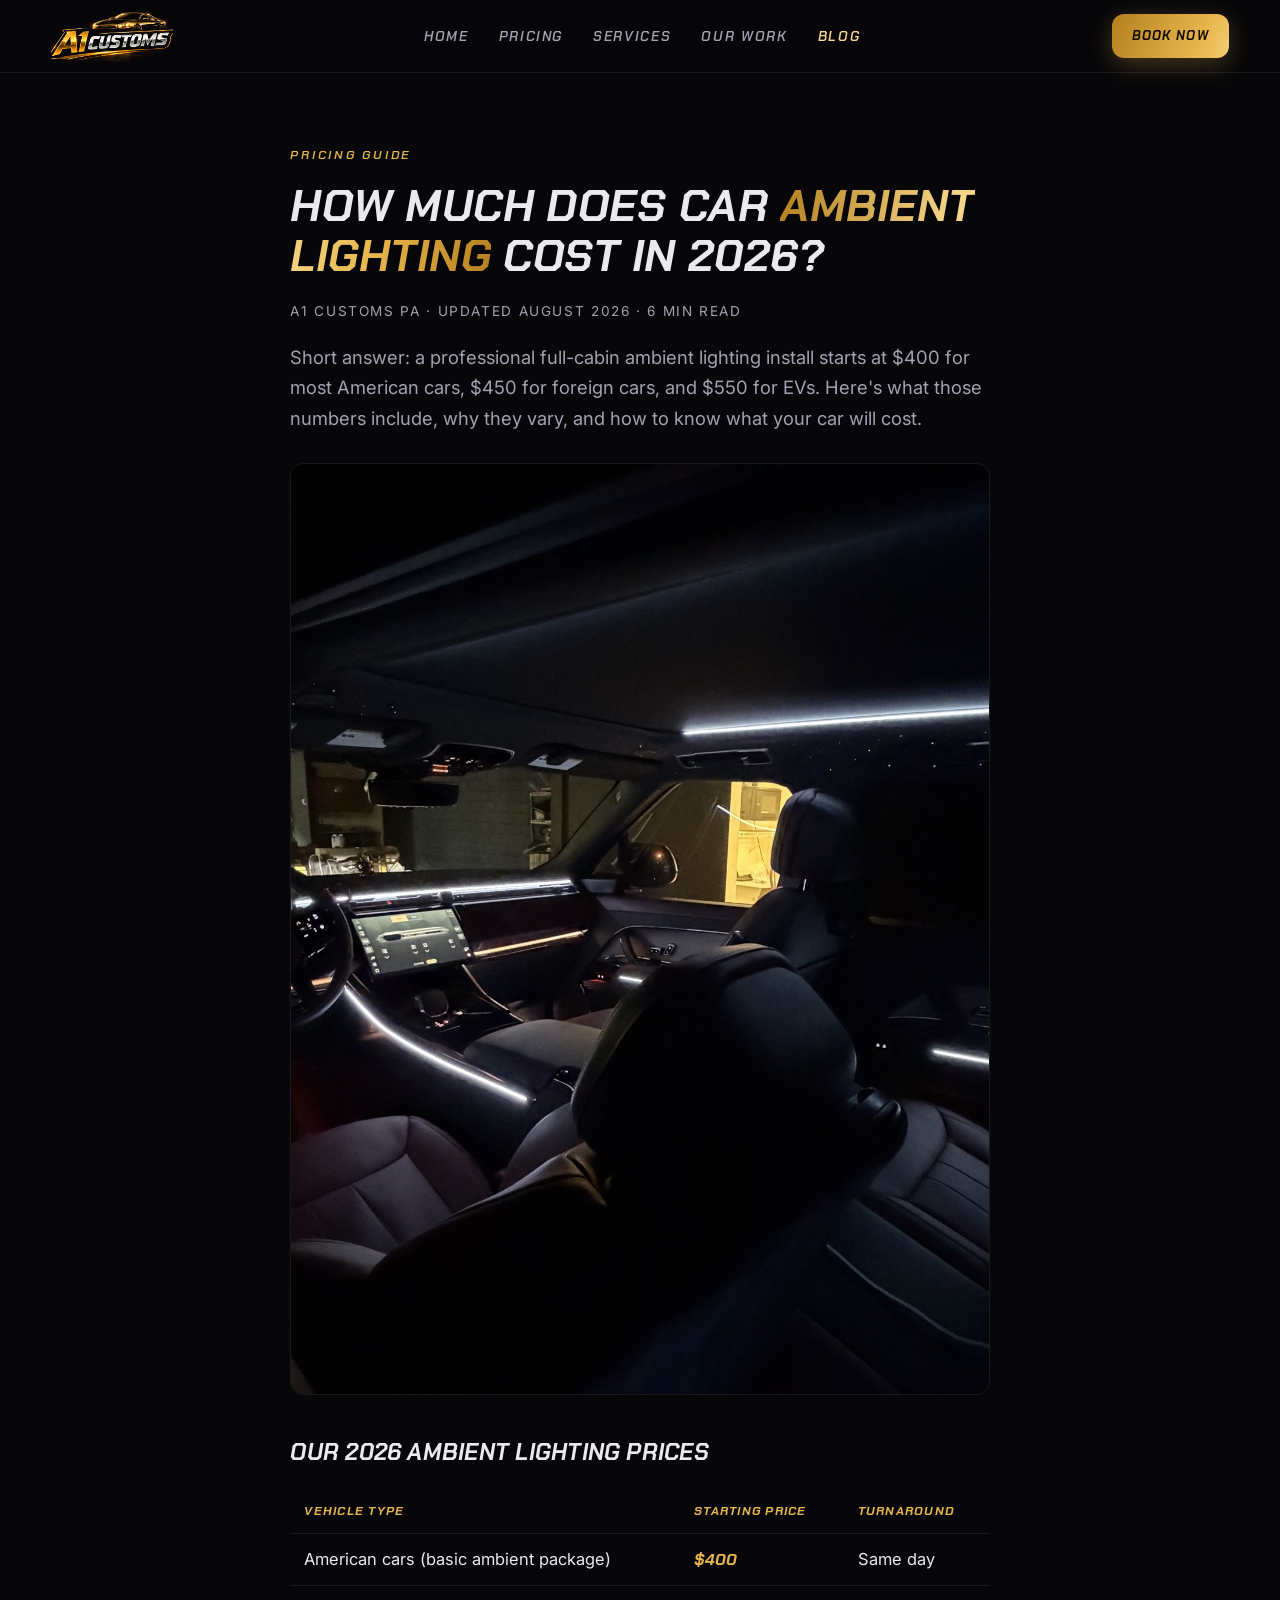
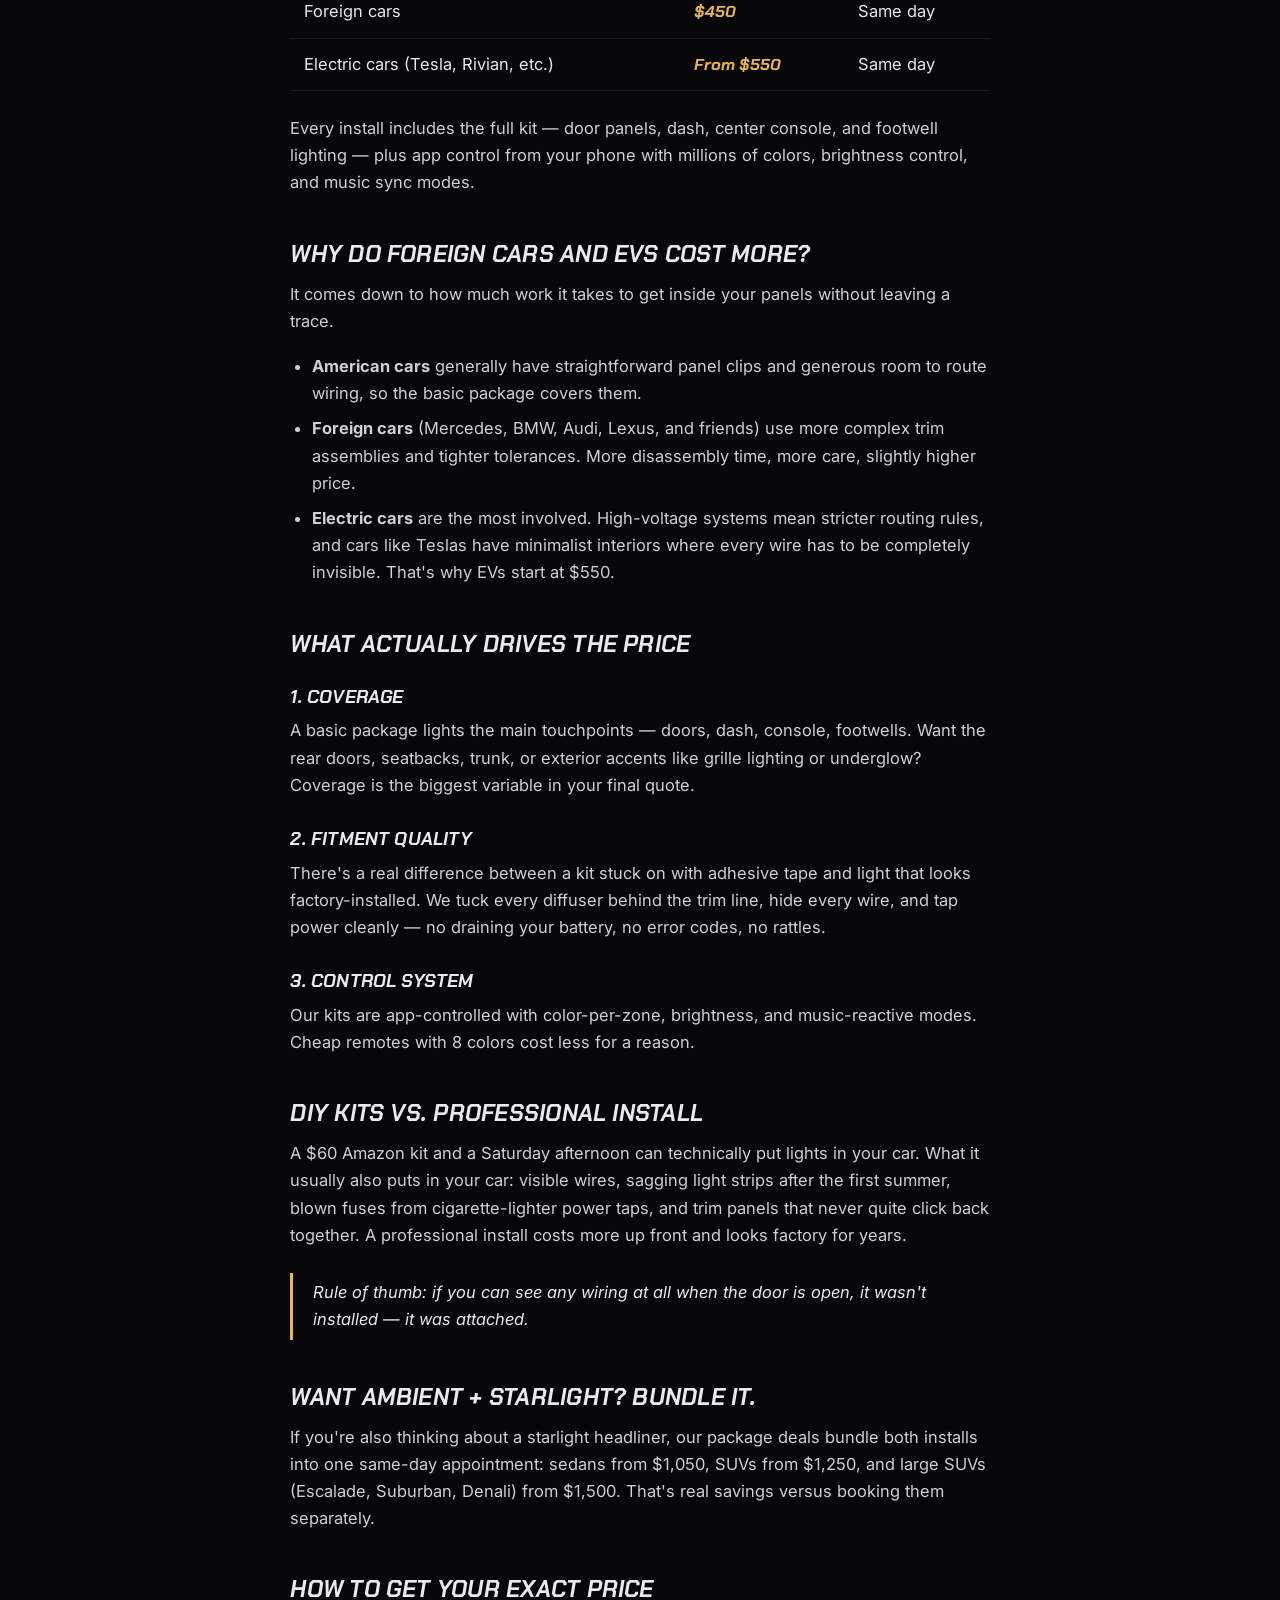
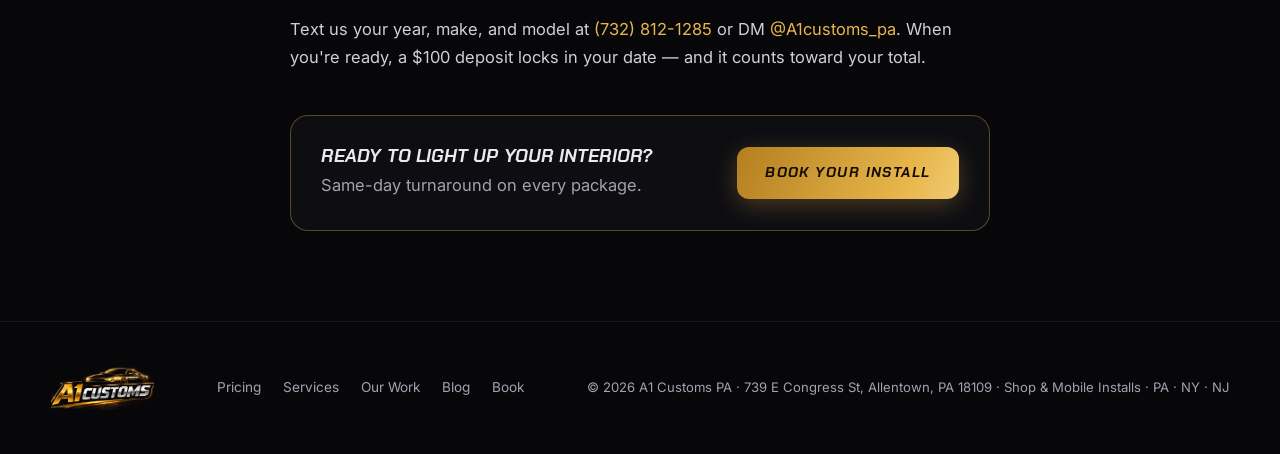
<file: blog/ambient-lighting-cost.html>
<!DOCTYPE html>
<html lang="en">
<head>
  <meta charset="UTF-8" />
  <meta name="viewport" content="width=device-width, initial-scale=1.0" />
  <title>How Much Does Car Ambient Lighting Cost in 2026? — A1 Customs PA</title>
  <meta name="description" content="Ambient lighting installation pricing for 2026: American cars from $400, foreign cars from $450, EVs from $550. What drives the price, what's included, and how to book." />
  <link rel="icon" type="image/png" href="../assets/img/logo.png" />
  <link rel="preconnect" href="https://fonts.googleapis.com" />
  <link rel="preconnect" href="https://fonts.gstatic.com" crossorigin />
  <link href="https://fonts.googleapis.com/css2?family=Chakra+Petch:ital,wght@0,600;0,700;1,600;1,700&family=Inter:wght@400;500;600&display=swap" rel="stylesheet" />
  <link rel="stylesheet" href="../css/style.css" />
</head>
<body>

  <nav class="nav">
    <div class="container nav-inner">
      <a class="nav-logo" href="../index.html"><img src="../assets/img/logo-transparent.png" alt="A1 Customs PA" /></a>
      <ul class="nav-links">
        <li><a href="../index.html">Home</a></li>
        <li><a href="../index.html#pricing">Pricing</a></li>
        <li><a href="../index.html#services">Services</a></li>
        <li><a href="../gallery.html">Our Work</a></li>
        <li><a href="index.html" class="active">Blog</a></li>
      </ul>
      <div style="display:flex;align-items:center;gap:14px;">
        <a href="../book.html" class="btn btn-gold">Book Now</a>
        <button class="nav-burger" aria-label="Menu"><span></span><span></span><span></span></button>
      </div>
    </div>
  </nav>

  <article class="article">
    <div class="container">
      <span class="eyebrow">Pricing Guide</span>
      <h1>How Much Does Car <span class="gold-text">Ambient Lighting</span> Cost in 2026?</h1>
      <div class="meta">A1 Customs PA · Updated August 2026 · 6 min read</div>
      <p class="lede">
        Short answer: a professional full-cabin ambient lighting install starts at $400 for most
        American cars, $450 for foreign cars, and $550 for EVs. Here's what those numbers include,
        why they vary, and how to know what your car will cost.
      </p>

      <img src="../assets/img/rangerover-white-ambient.jpg" alt="Range Rover with white ambient lighting installed by A1 Customs PA" />

      <h2>Our 2026 Ambient Lighting Prices</h2>
      <table>
        <tr><th>Vehicle Type</th><th>Starting Price</th><th>Turnaround</th></tr>
        <tr><td>American cars (basic ambient package)</td><td class="amt">$400</td><td>Same day</td></tr>
        <tr><td>Foreign cars</td><td class="amt">$450</td><td>Same day</td></tr>
        <tr><td>Electric cars (Tesla, Rivian, etc.)</td><td class="amt">From $550</td><td>Same day</td></tr>
      </table>
      <p>
        Every install includes the full kit — door panels, dash, center console, and footwell lighting —
        plus app control from your phone with millions of colors, brightness control, and music sync modes.
      </p>

      <h2>Why Do Foreign Cars And EVs Cost More?</h2>
      <p>
        It comes down to how much work it takes to get inside your panels without leaving a trace.
      </p>
      <ul>
        <li><b>American cars</b> generally have straightforward panel clips and generous room to route wiring, so the basic package covers them.</li>
        <li><b>Foreign cars</b> (Mercedes, BMW, Audi, Lexus, and friends) use more complex trim assemblies and tighter tolerances. More disassembly time, more care, slightly higher price.</li>
        <li><b>Electric cars</b> are the most involved. High-voltage systems mean stricter routing rules, and cars like Teslas have minimalist interiors where every wire has to be completely invisible. That's why EVs start at $550.</li>
      </ul>

      <h2>What Actually Drives The Price</h2>
      <h3>1. Coverage</h3>
      <p>
        A basic package lights the main touchpoints — doors, dash, console, footwells. Want the
        rear doors, seatbacks, trunk, or exterior accents like grille lighting or underglow?
        Coverage is the biggest variable in your final quote.
      </p>
      <h3>2. Fitment quality</h3>
      <p>
        There's a real difference between a kit stuck on with adhesive tape and light that looks
        factory-installed. We tuck every diffuser behind the trim line, hide every wire, and tap
        power cleanly — no draining your battery, no error codes, no rattles.
      </p>
      <h3>3. Control system</h3>
      <p>
        Our kits are app-controlled with color-per-zone, brightness, and music-reactive modes. Cheap
        remotes with 8 colors cost less for a reason.
      </p>

      <h2>DIY Kits vs. Professional Install</h2>
      <p>
        A $60 Amazon kit and a Saturday afternoon can technically put lights in your car. What it
        usually also puts in your car: visible wires, sagging light strips after the first summer,
        blown fuses from cigarette-lighter power taps, and trim panels that never quite click back
        together. A professional install costs more up front and looks factory for years.
      </p>

      <blockquote>
        Rule of thumb: if you can see any wiring at all when the door is open, it wasn't installed — it was attached.
      </blockquote>

      <h2>Want Ambient + Starlight? Bundle It.</h2>
      <p>
        If you're also thinking about a starlight headliner, our package deals bundle both installs
        into one same-day appointment: sedans from $1,050, SUVs from $1,250, and large SUVs
        (Escalade, Suburban, Denali) from $1,500. That's real savings versus booking them separately.
      </p>

      <h2>How To Get Your Exact Price</h2>
      <p>
        Text us your year, make, and model at <a href="tel:+17328121285" style="color:var(--gold);">(732) 812-1285</a> or
        DM <a href="https://www.instagram.com/a1customs_pa" style="color:var(--gold);" target="_blank" rel="noopener">@A1customs_pa</a>.
        When you're ready, a $100 deposit locks in your date — and it counts toward your total.
      </p>

      <div class="cta-strip">
        <div>
          <h3 style="margin:0 0 6px;">Ready to light up your interior?</h3>
          <p style="margin:0; color:var(--muted);">Same-day turnaround on every package.</p>
        </div>
        <a href="../book.html" class="btn btn-gold">Book Your Install</a>
      </div>
    </div>
  </article>

  <footer>
    <div class="container foot-inner">
      <img src="../assets/img/logo-transparent.png" alt="A1 Customs PA" />
      <div class="foot-links">
        <a href="../index.html#pricing">Pricing</a>
        <a href="../index.html#services">Services</a>
        <a href="../gallery.html">Our Work</a>
        <a href="index.html">Blog</a>
        <a href="../book.html">Book</a>
      </div>
      <p>© 2026 A1 Customs PA · 739 E Congress St, Allentown, PA 18109 · Shop &amp; Mobile Installs · PA · NY · NJ</p>
    </div>
  </footer>

  <div class="action-bar">
    <a href="tel:+17328121285">📞 Call</a>
    <a href="sms:+17328121285">💬 Text</a>
    <a href="../book.html" class="ab-book">⚡ Book Now</a>
  </div>

  <script src="../js/main.js"></script>
</body>
</html>
</file>
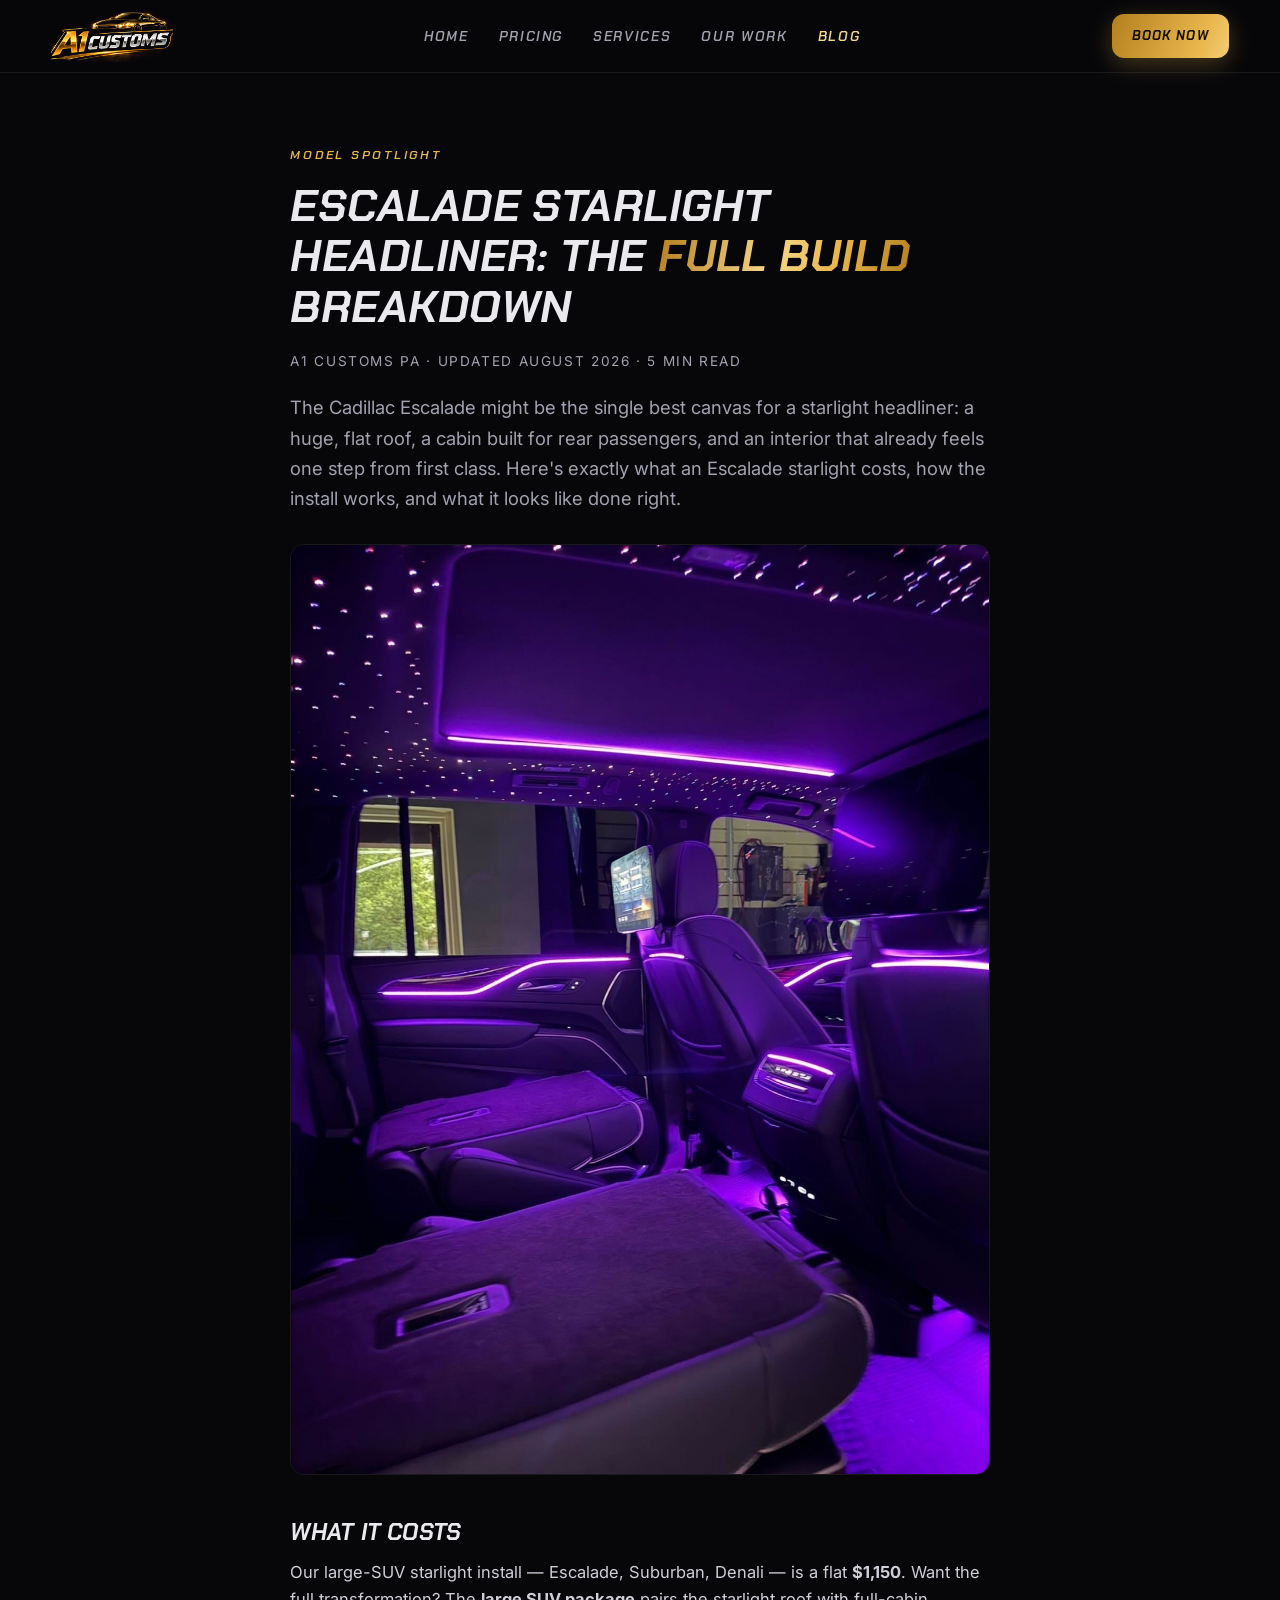
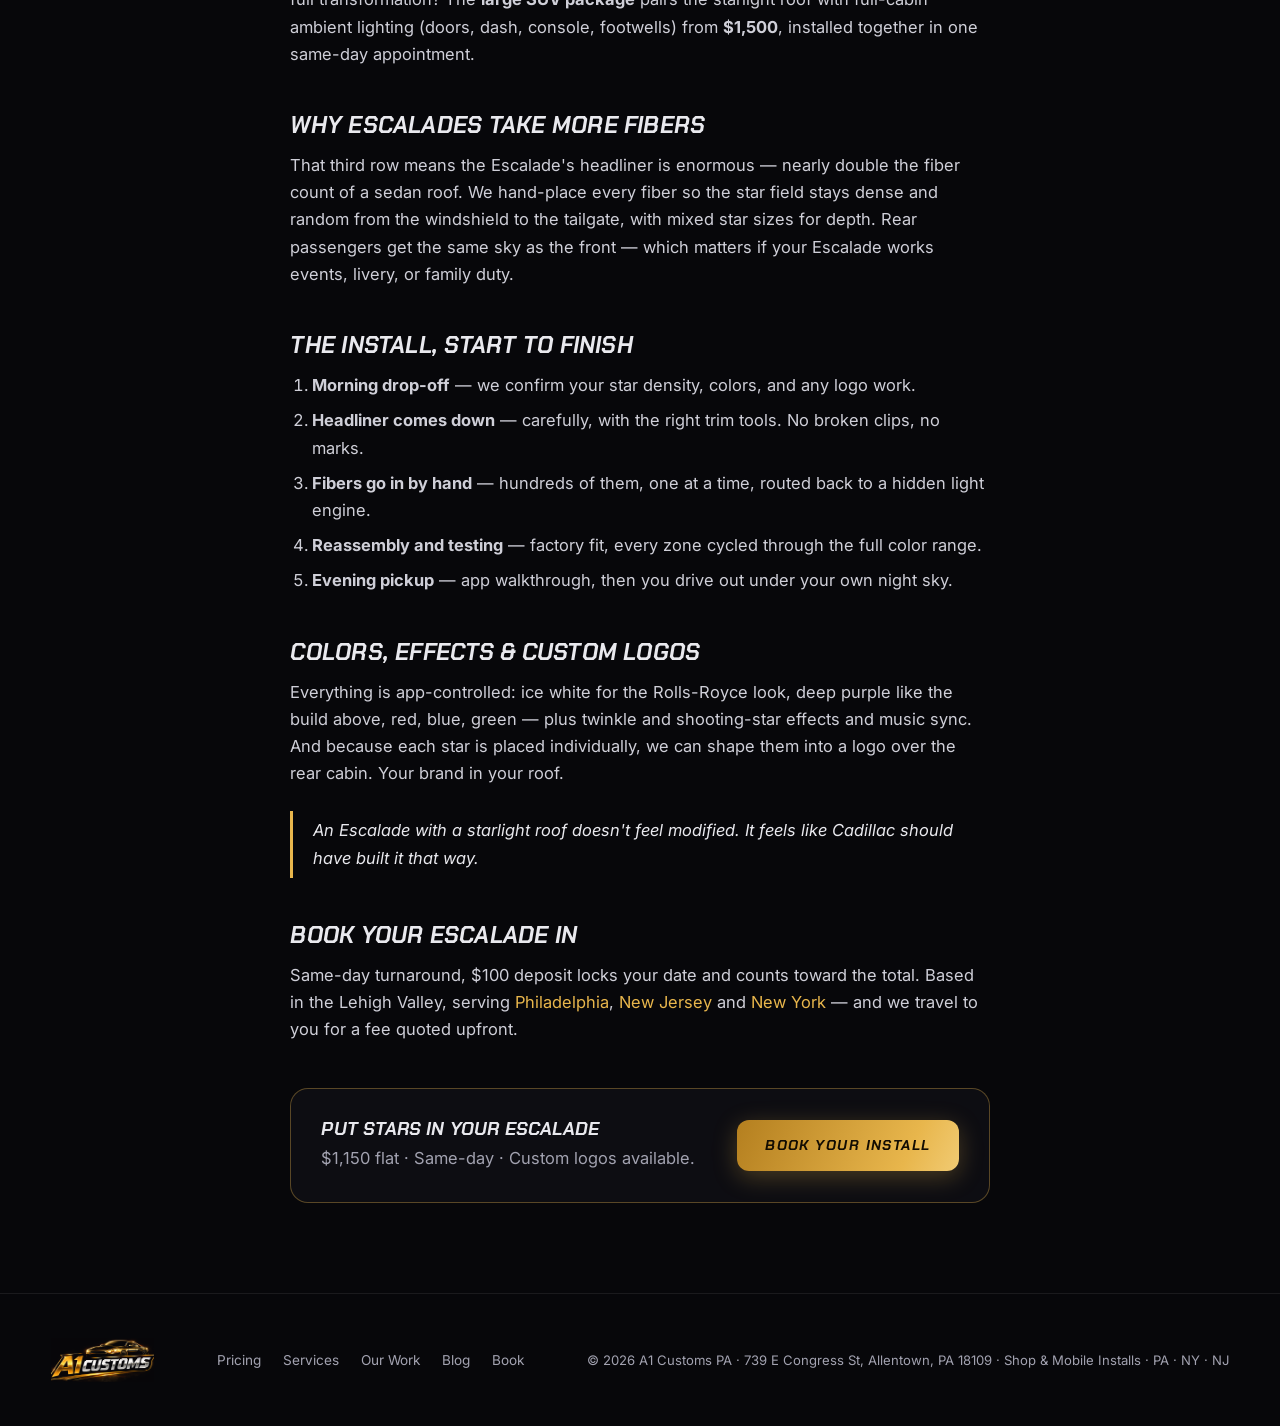
<file: blog/escalade-starlight-headliner.html>
<!DOCTYPE html>
<html lang="en">
<head>
  <meta charset="UTF-8" />
  <meta name="viewport" content="width=device-width, initial-scale=1.0" />
  <title>Escalade Starlight Headliner: Cost, Install & Photos — A1 Customs PA</title>
  <meta name="description" content="Cadillac Escalade starlight headliner installation: $1,150 flat, same-day turnaround, custom logos available. See real Escalade installs and how the process works." />
  <link rel="icon" type="image/png" href="../assets/img/logo.png" />
  <link rel="canonical" href="https://www.a1customspa.com/blog/escalade-starlight-headliner.html" />
  <link rel="preconnect" href="https://fonts.googleapis.com" />
  <link rel="preconnect" href="https://fonts.gstatic.com" crossorigin />
  <link href="https://fonts.googleapis.com/css2?family=Chakra+Petch:ital,wght@0,600;0,700;1,600;1,700&family=Inter:wght@400;500;600&display=swap" rel="stylesheet" />
  <link rel="stylesheet" href="../css/style.css" />
</head>
<body>

  <nav class="nav">
    <div class="container nav-inner">
      <a class="nav-logo" href="../index.html"><img src="../assets/img/logo-transparent.png" alt="A1 Customs PA" /></a>
      <ul class="nav-links">
        <li><a href="../index.html">Home</a></li>
        <li><a href="../index.html#pricing">Pricing</a></li>
        <li><a href="../index.html#services">Services</a></li>
        <li><a href="../gallery.html">Our Work</a></li>
        <li><a href="index.html" class="active">Blog</a></li>
      </ul>
      <div style="display:flex;align-items:center;gap:14px;">
        <a href="../book.html" class="btn btn-gold">Book Now</a>
        <button class="nav-burger" aria-label="Menu"><span></span><span></span><span></span></button>
      </div>
    </div>
  </nav>

  <article class="article">
    <div class="container">
      <span class="eyebrow">Model Spotlight</span>
      <h1>Escalade Starlight Headliner: The <span class="gold-text">Full Build</span> Breakdown</h1>
      <div class="meta">A1 Customs PA · Updated August 2026 · 5 min read</div>
      <p class="lede">
        The Cadillac Escalade might be the single best canvas for a starlight headliner: a huge,
        flat roof, a cabin built for rear passengers, and an interior that already feels one step
        from first class. Here's exactly what an Escalade starlight costs, how the install works,
        and what it looks like done right.
      </p>

      <img src="../assets/img/escalade-purple-starlight.jpg" alt="Cadillac Escalade with purple starlight headliner and ambient lighting by A1 Customs PA" />

      <h2>What It Costs</h2>
      <p>
        Our large-SUV starlight install — Escalade, Suburban, Denali — is a flat <b>$1,150</b>.
        Want the full transformation? The <b>large SUV package</b> pairs the starlight roof with
        full-cabin ambient lighting (doors, dash, console, footwells) from <b>$1,500</b>, installed
        together in one same-day appointment.
      </p>

      <h2>Why Escalades Take More Fibers</h2>
      <p>
        That third row means the Escalade's headliner is enormous — nearly double the fiber count
        of a sedan roof. We hand-place every fiber so the star field stays dense and random from
        the windshield to the tailgate, with mixed star sizes for depth. Rear passengers get the
        same sky as the front — which matters if your Escalade works events, livery, or family duty.
      </p>

      <h2>The Install, Start To Finish</h2>
      <ol>
        <li><b>Morning drop-off</b> — we confirm your star density, colors, and any logo work.</li>
        <li><b>Headliner comes down</b> — carefully, with the right trim tools. No broken clips, no marks.</li>
        <li><b>Fibers go in by hand</b> — hundreds of them, one at a time, routed back to a hidden light engine.</li>
        <li><b>Reassembly and testing</b> — factory fit, every zone cycled through the full color range.</li>
        <li><b>Evening pickup</b> — app walkthrough, then you drive out under your own night sky.</li>
      </ol>

      <h2>Colors, Effects &amp; Custom Logos</h2>
      <p>
        Everything is app-controlled: ice white for the Rolls-Royce look, deep purple like the
        build above, red, blue, green — plus twinkle and shooting-star effects and music sync.
        And because each star is placed individually, we can shape them into a logo over the
        rear cabin. Your brand in your roof.
      </p>

      <blockquote>
        An Escalade with a starlight roof doesn't feel modified. It feels like Cadillac should have built it that way.
      </blockquote>

      <h2>Book Your Escalade In</h2>
      <p>
        Same-day turnaround, $100 deposit locks your date and counts toward the total. Based in
        the Lehigh Valley, serving <a href="../locations/philadelphia.html" style="color:var(--gold);">Philadelphia</a>,
        <a href="../locations/new-jersey.html" style="color:var(--gold);">New Jersey</a> and
        <a href="../locations/new-york.html" style="color:var(--gold);">New York</a> — and we travel to you
        for a fee quoted upfront.
      </p>

      <div class="cta-strip">
        <div>
          <h3 style="margin:0 0 6px;">Put stars in your Escalade</h3>
          <p style="margin:0; color:var(--muted);">$1,150 flat · Same-day · Custom logos available.</p>
        </div>
        <a href="../book.html" class="btn btn-gold">Book Your Install</a>
      </div>
    </div>
  </article>

  <footer>
    <div class="container foot-inner">
      <img src="../assets/img/logo-transparent.png" alt="A1 Customs PA" />
      <div class="foot-links">
        <a href="../index.html#pricing">Pricing</a>
        <a href="../index.html#services">Services</a>
        <a href="../gallery.html">Our Work</a>
        <a href="index.html">Blog</a>
        <a href="../book.html">Book</a>
      </div>
      <p>© 2026 A1 Customs PA · 739 E Congress St, Allentown, PA 18109 · Shop &amp; Mobile Installs · PA · NY · NJ</p>
    </div>
  </footer>

  <div class="action-bar">
    <a href="tel:+17328121285">📞 Call</a>
    <a href="sms:+17328121285">💬 Text</a>
    <a href="../book.html" class="ab-book">⚡ Book Now</a>
  </div>

  <script src="../js/main.js"></script>
</body>
</html>
</file>
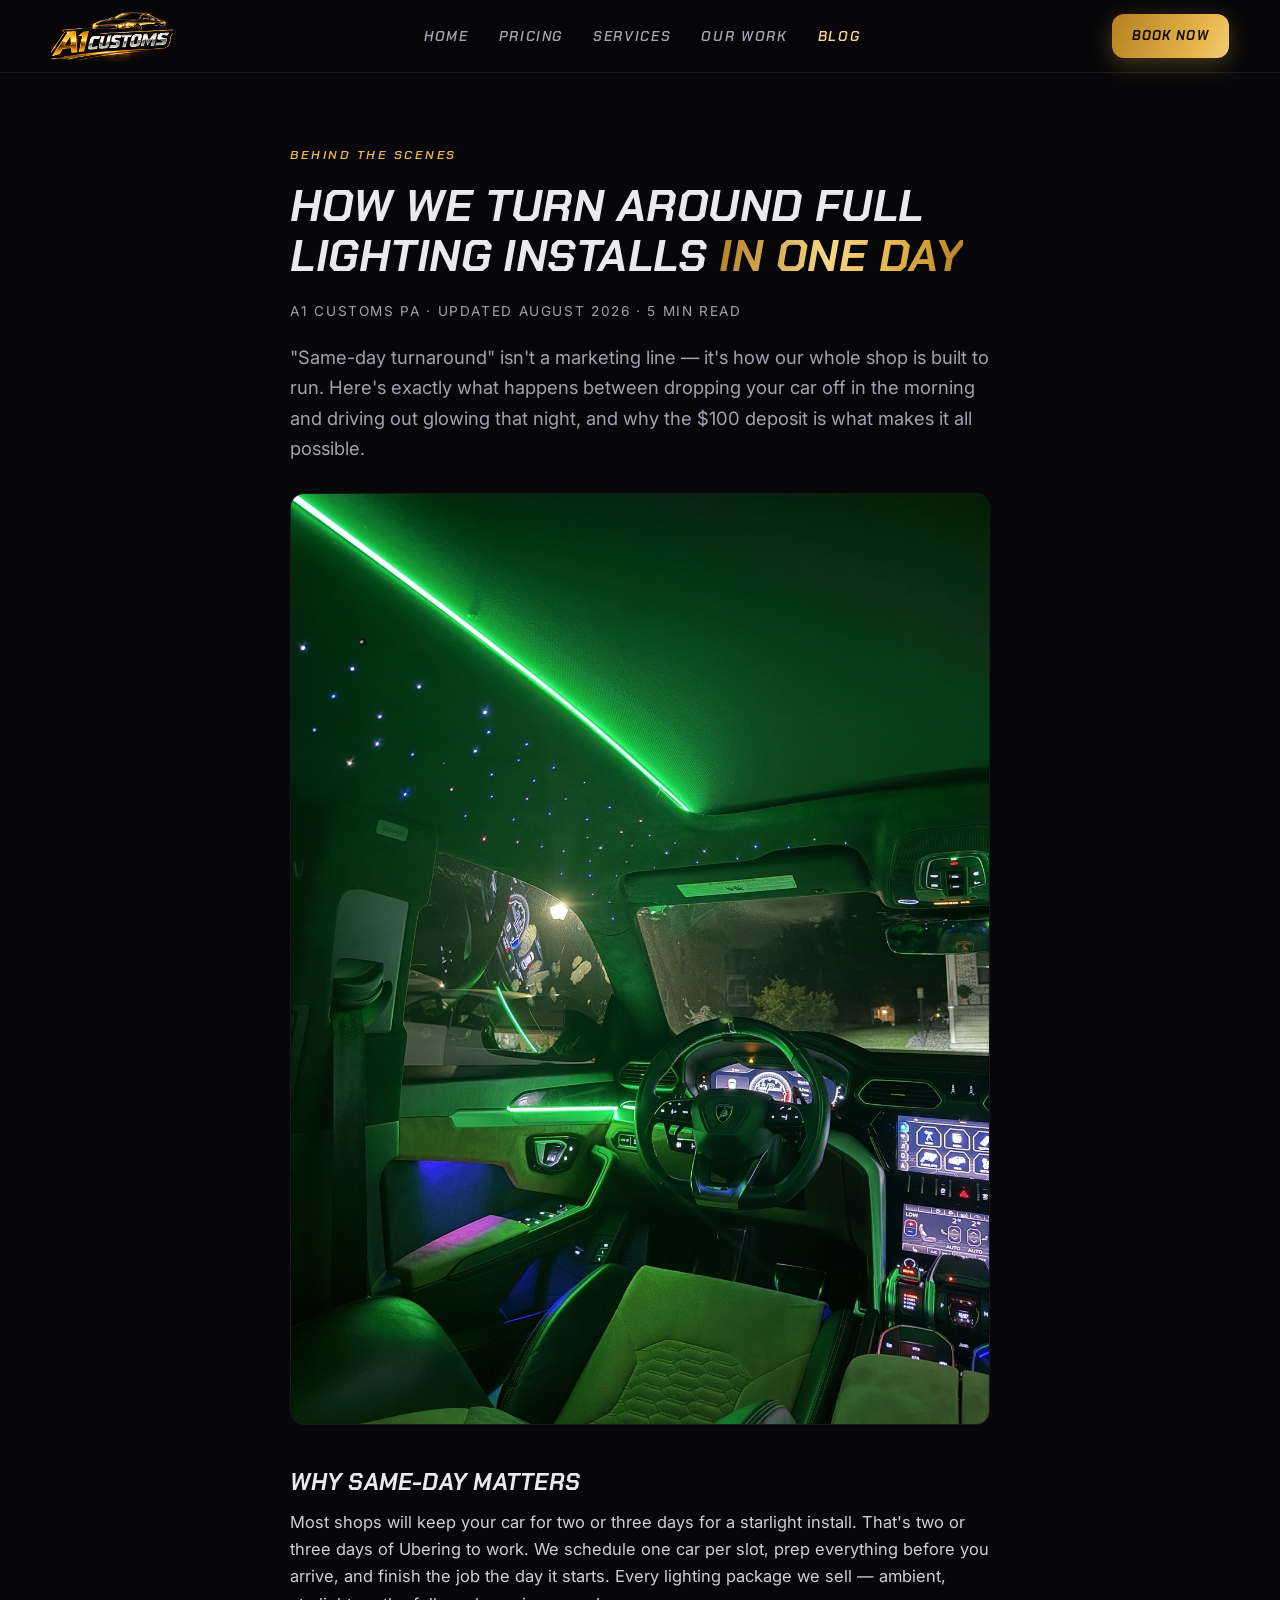
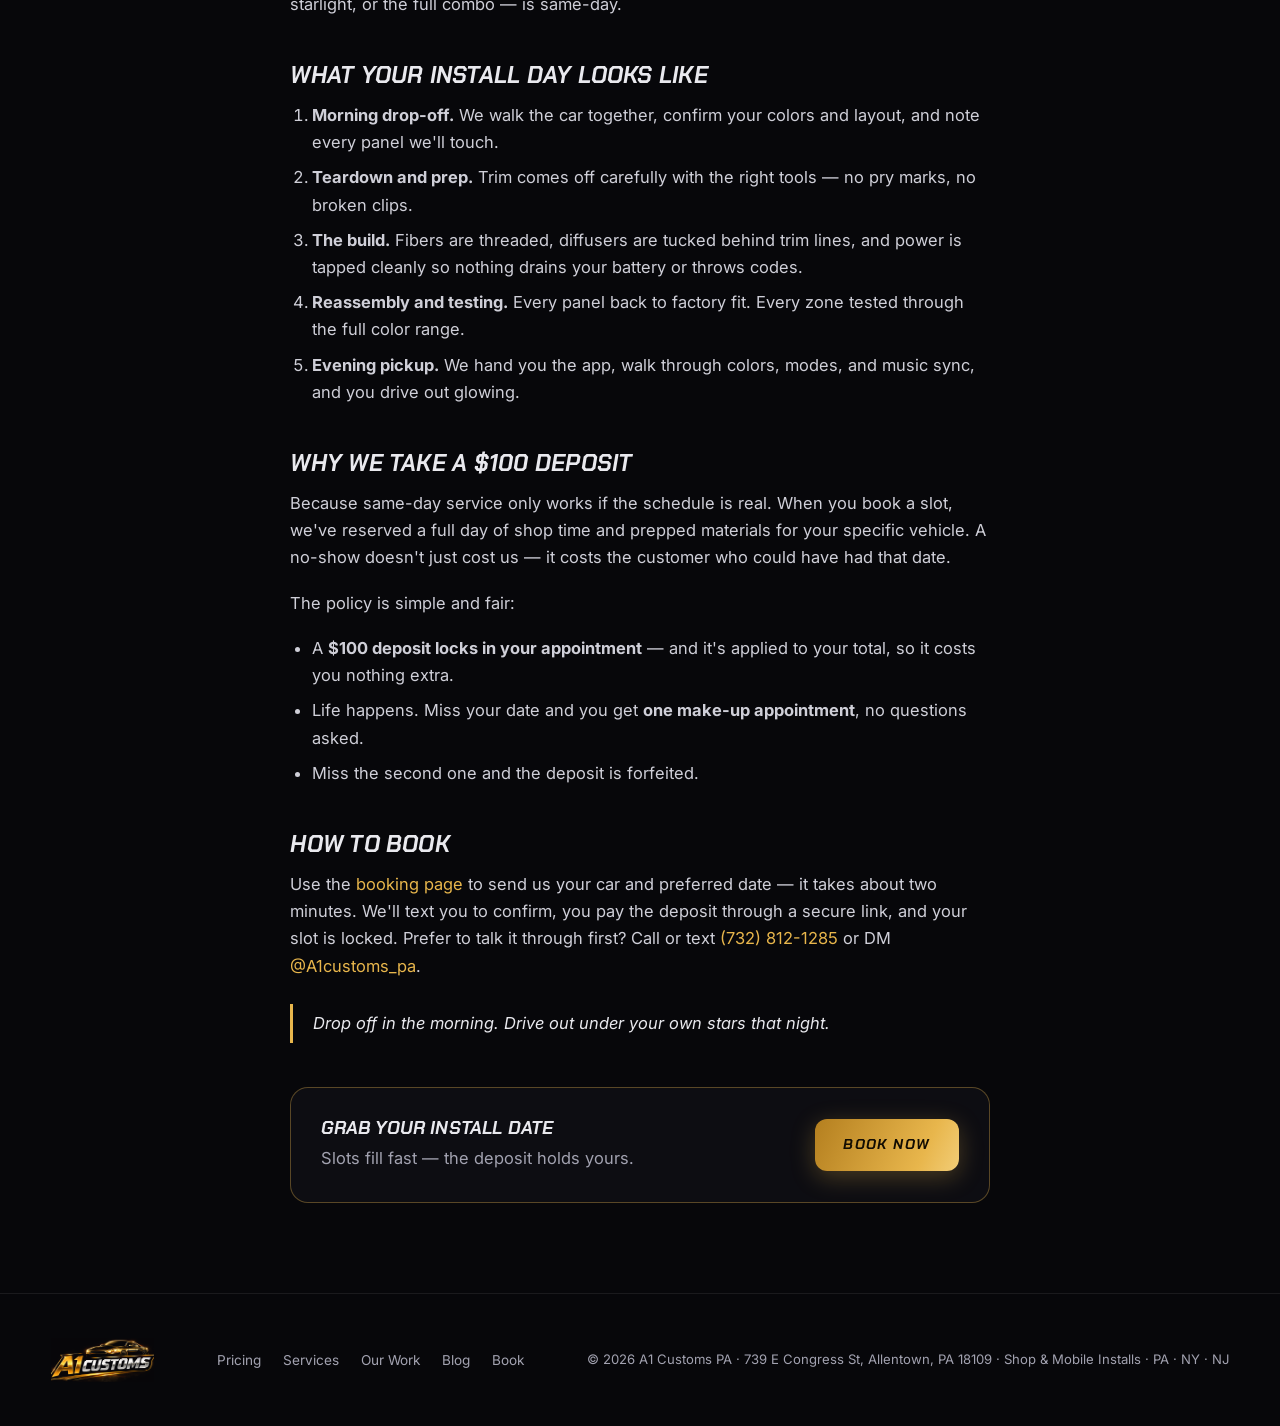
<file: blog/same-day-installs.html>
<!DOCTYPE html>
<html lang="en">
<head>
  <meta charset="UTF-8" />
  <meta name="viewport" content="width=device-width, initial-scale=1.0" />
  <title>How We Turn Around Full Lighting Installs In One Day — A1 Customs PA</title>
  <meta name="description" content="Behind the scenes at A1 Customs PA: how same-day ambient lighting and starlight installs work, why we take a $100 deposit, and what your install day looks like." />
  <link rel="icon" type="image/png" href="../assets/img/logo.png" />
  <link rel="preconnect" href="https://fonts.googleapis.com" />
  <link rel="preconnect" href="https://fonts.gstatic.com" crossorigin />
  <link href="https://fonts.googleapis.com/css2?family=Chakra+Petch:ital,wght@0,600;0,700;1,600;1,700&family=Inter:wght@400;500;600&display=swap" rel="stylesheet" />
  <link rel="stylesheet" href="../css/style.css" />
</head>
<body>

  <nav class="nav">
    <div class="container nav-inner">
      <a class="nav-logo" href="../index.html"><img src="../assets/img/logo-transparent.png" alt="A1 Customs PA" /></a>
      <ul class="nav-links">
        <li><a href="../index.html">Home</a></li>
        <li><a href="../index.html#pricing">Pricing</a></li>
        <li><a href="../index.html#services">Services</a></li>
        <li><a href="../gallery.html">Our Work</a></li>
        <li><a href="index.html" class="active">Blog</a></li>
      </ul>
      <div style="display:flex;align-items:center;gap:14px;">
        <a href="../book.html" class="btn btn-gold">Book Now</a>
        <button class="nav-burger" aria-label="Menu"><span></span><span></span><span></span></button>
      </div>
    </div>
  </nav>

  <article class="article">
    <div class="container">
      <span class="eyebrow">Behind The Scenes</span>
      <h1>How We Turn Around Full Lighting Installs <span class="gold-text">In One Day</span></h1>
      <div class="meta">A1 Customs PA · Updated August 2026 · 5 min read</div>
      <p class="lede">
        "Same-day turnaround" isn't a marketing line — it's how our whole shop is built to run.
        Here's exactly what happens between dropping your car off in the morning and driving out
        glowing that night, and why the $100 deposit is what makes it all possible.
      </p>

      <img src="../assets/img/urus-green-starlight.jpg" alt="Lamborghini Urus interior with green ambient lighting and starlight headliner" />

      <h2>Why Same-Day Matters</h2>
      <p>
        Most shops will keep your car for two or three days for a starlight install. That's two or
        three days of Ubering to work. We schedule one car per slot, prep everything before you
        arrive, and finish the job the day it starts. Every lighting package we sell — ambient,
        starlight, or the full combo — is same-day.
      </p>

      <h2>What Your Install Day Looks Like</h2>
      <ol>
        <li><b>Morning drop-off.</b> We walk the car together, confirm your colors and layout, and note every panel we'll touch.</li>
        <li><b>Teardown and prep.</b> Trim comes off carefully with the right tools — no pry marks, no broken clips.</li>
        <li><b>The build.</b> Fibers are threaded, diffusers are tucked behind trim lines, and power is tapped cleanly so nothing drains your battery or throws codes.</li>
        <li><b>Reassembly and testing.</b> Every panel back to factory fit. Every zone tested through the full color range.</li>
        <li><b>Evening pickup.</b> We hand you the app, walk through colors, modes, and music sync, and you drive out glowing.</li>
      </ol>

      <h2>Why We Take A $100 Deposit</h2>
      <p>
        Because same-day service only works if the schedule is real. When you book a slot, we've
        reserved a full day of shop time and prepped materials for your specific vehicle. A no-show
        doesn't just cost us — it costs the customer who could have had that date.
      </p>
      <p>The policy is simple and fair:</p>
      <ul>
        <li>A <b>$100 deposit locks in your appointment</b> — and it's applied to your total, so it costs you nothing extra.</li>
        <li>Life happens. Miss your date and you get <b>one make-up appointment</b>, no questions asked.</li>
        <li>Miss the second one and the deposit is forfeited.</li>
      </ul>

      <h2>How To Book</h2>
      <p>
        Use the <a href="../book.html" style="color:var(--gold);">booking page</a> to send us your
        car and preferred date — it takes about two minutes. We'll text you to confirm, you pay the
        deposit through a secure link, and your slot is locked. Prefer to talk it through first?
        Call or text <a href="tel:+17328121285" style="color:var(--gold);">(732) 812-1285</a> or DM
        <a href="https://www.instagram.com/a1customs_pa" style="color:var(--gold);" target="_blank" rel="noopener">@A1customs_pa</a>.
      </p>

      <blockquote>
        Drop off in the morning. Drive out under your own stars that night.
      </blockquote>

      <div class="cta-strip">
        <div>
          <h3 style="margin:0 0 6px;">Grab your install date</h3>
          <p style="margin:0; color:var(--muted);">Slots fill fast — the deposit holds yours.</p>
        </div>
        <a href="../book.html" class="btn btn-gold">Book Now</a>
      </div>
    </div>
  </article>

  <footer>
    <div class="container foot-inner">
      <img src="../assets/img/logo-transparent.png" alt="A1 Customs PA" />
      <div class="foot-links">
        <a href="../index.html#pricing">Pricing</a>
        <a href="../index.html#services">Services</a>
        <a href="../gallery.html">Our Work</a>
        <a href="index.html">Blog</a>
        <a href="../book.html">Book</a>
      </div>
      <p>© 2026 A1 Customs PA · 739 E Congress St, Allentown, PA 18109 · Shop &amp; Mobile Installs · PA · NY · NJ</p>
    </div>
  </footer>

  <div class="action-bar">
    <a href="tel:+17328121285">📞 Call</a>
    <a href="sms:+17328121285">💬 Text</a>
    <a href="../book.html" class="ab-book">⚡ Book Now</a>
  </div>

  <script src="../js/main.js"></script>
</body>
</html>
</file>
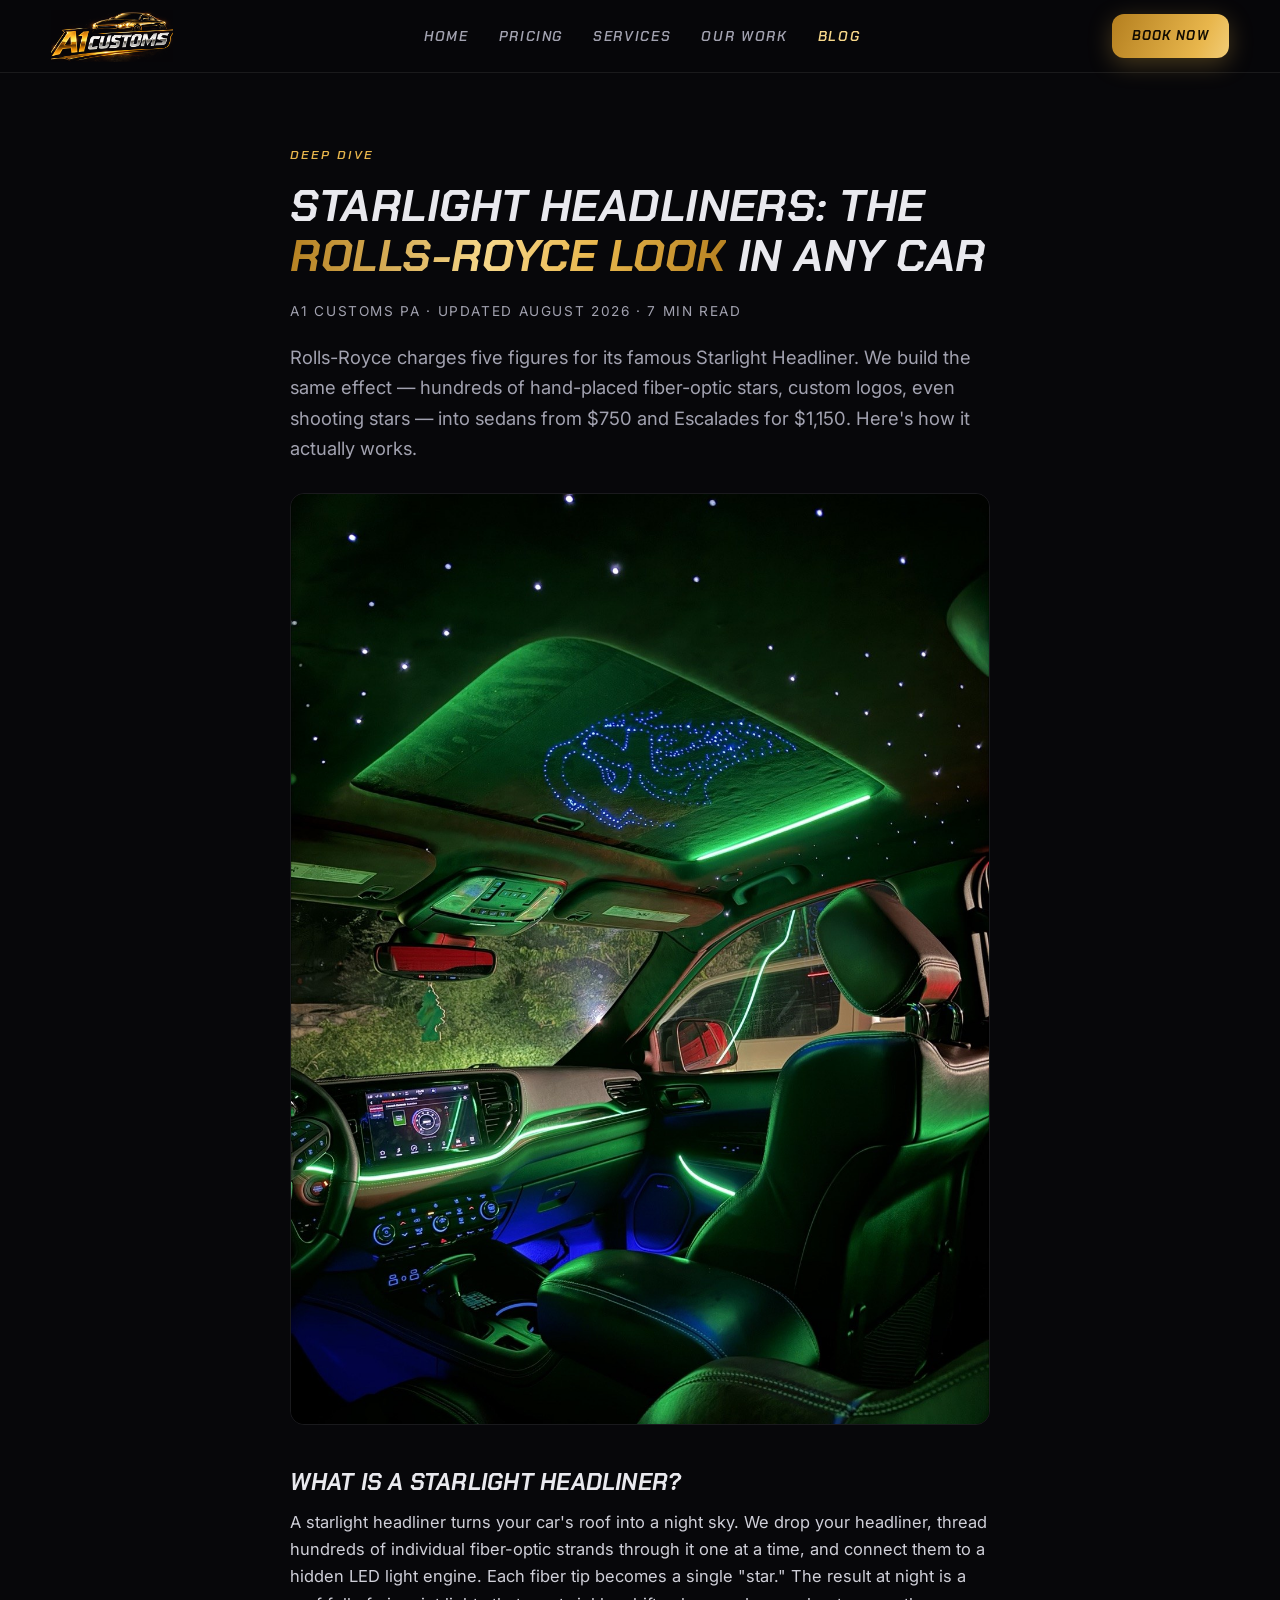
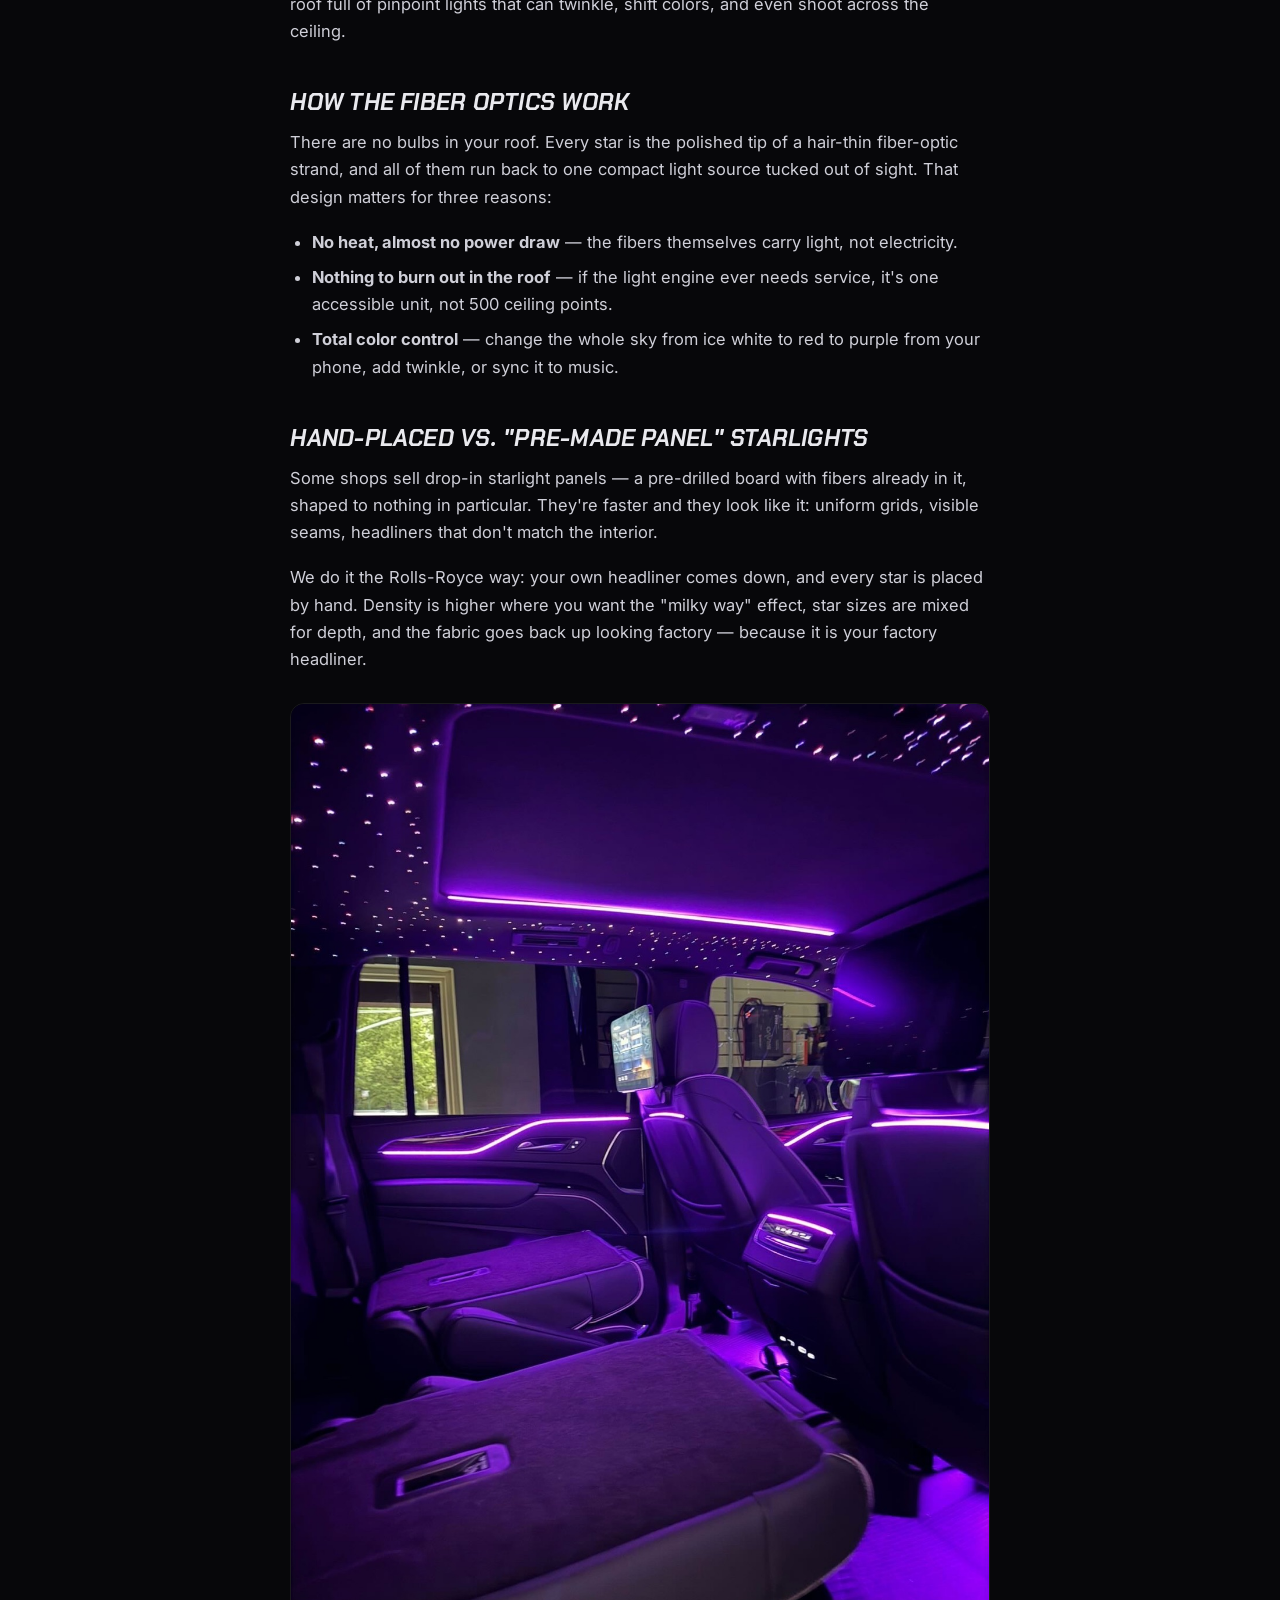
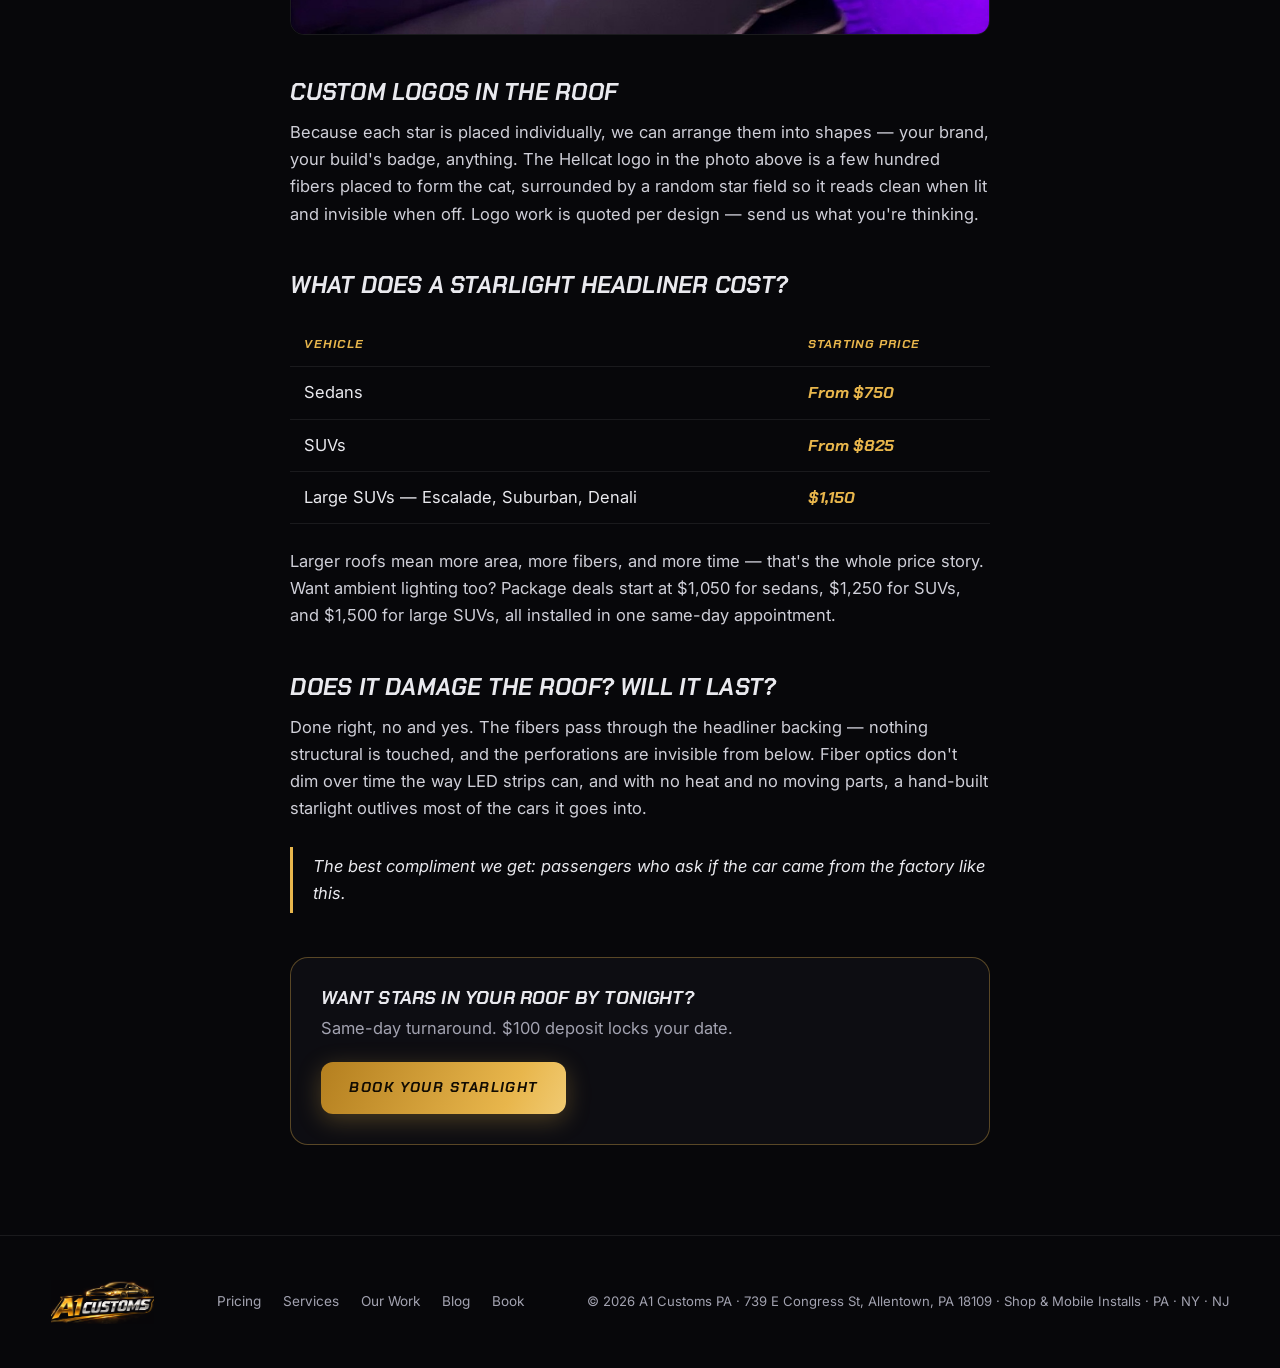
<file: blog/starlight-headliners.html>
<!DOCTYPE html>
<html lang="en">
<head>
  <meta charset="UTF-8" />
  <meta name="viewport" content="width=device-width, initial-scale=1.0" />
  <title>Starlight Headliners Explained: The Rolls-Royce Look In Any Car — A1 Customs PA</title>
  <meta name="description" content="How starlight headliners work: fiber optics, hand-placed stars, custom roof logos, and shooting star effects. Sedans from $750, large SUVs $1,150. Same-day install." />
  <link rel="icon" type="image/png" href="../assets/img/logo.png" />
  <link rel="preconnect" href="https://fonts.googleapis.com" />
  <link rel="preconnect" href="https://fonts.gstatic.com" crossorigin />
  <link href="https://fonts.googleapis.com/css2?family=Chakra+Petch:ital,wght@0,600;0,700;1,600;1,700&family=Inter:wght@400;500;600&display=swap" rel="stylesheet" />
  <link rel="stylesheet" href="../css/style.css" />
</head>
<body>

  <nav class="nav">
    <div class="container nav-inner">
      <a class="nav-logo" href="../index.html"><img src="../assets/img/logo-transparent.png" alt="A1 Customs PA" /></a>
      <ul class="nav-links">
        <li><a href="../index.html">Home</a></li>
        <li><a href="../index.html#pricing">Pricing</a></li>
        <li><a href="../index.html#services">Services</a></li>
        <li><a href="../gallery.html">Our Work</a></li>
        <li><a href="index.html" class="active">Blog</a></li>
      </ul>
      <div style="display:flex;align-items:center;gap:14px;">
        <a href="../book.html" class="btn btn-gold">Book Now</a>
        <button class="nav-burger" aria-label="Menu"><span></span><span></span><span></span></button>
      </div>
    </div>
  </nav>

  <article class="article">
    <div class="container">
      <span class="eyebrow">Deep Dive</span>
      <h1>Starlight Headliners: The <span class="gold-text">Rolls-Royce Look</span> In Any Car</h1>
      <div class="meta">A1 Customs PA · Updated August 2026 · 7 min read</div>
      <p class="lede">
        Rolls-Royce charges five figures for its famous Starlight Headliner. We build the same
        effect — hundreds of hand-placed fiber-optic stars, custom logos, even shooting stars —
        into sedans from $750 and Escalades for $1,150. Here's how it actually works.
      </p>

      <img src="../assets/img/hellcat-green-starlight.jpg" alt="Custom Hellcat logo built from fiber optic stars in a headliner, glowing green" />

      <h2>What Is A Starlight Headliner?</h2>
      <p>
        A starlight headliner turns your car's roof into a night sky. We drop your headliner,
        thread hundreds of individual fiber-optic strands through it one at a time, and connect
        them to a hidden LED light engine. Each fiber tip becomes a single "star." The result at
        night is a roof full of pinpoint lights that can twinkle, shift colors, and even shoot
        across the ceiling.
      </p>

      <h2>How The Fiber Optics Work</h2>
      <p>
        There are no bulbs in your roof. Every star is the polished tip of a hair-thin fiber-optic
        strand, and all of them run back to one compact light source tucked out of sight. That
        design matters for three reasons:
      </p>
      <ul>
        <li><b>No heat, almost no power draw</b> — the fibers themselves carry light, not electricity.</li>
        <li><b>Nothing to burn out in the roof</b> — if the light engine ever needs service, it's one accessible unit, not 500 ceiling points.</li>
        <li><b>Total color control</b> — change the whole sky from ice white to red to purple from your phone, add twinkle, or sync it to music.</li>
      </ul>

      <h2>Hand-Placed vs. "Pre-Made Panel" Starlights</h2>
      <p>
        Some shops sell drop-in starlight panels — a pre-drilled board with fibers already in it,
        shaped to nothing in particular. They're faster and they look like it: uniform grids,
        visible seams, headliners that don't match the interior.
      </p>
      <p>
        We do it the Rolls-Royce way: your own headliner comes down, and every star is placed by
        hand. Density is higher where you want the "milky way" effect, star sizes are mixed for
        depth, and the fabric goes back up looking factory — because it is your factory headliner.
      </p>

      <img src="../assets/img/escalade-purple-starlight.jpg" alt="Cadillac Escalade with purple starlight headliner and ambient lighting" />

      <h2>Custom Logos In The Roof</h2>
      <p>
        Because each star is placed individually, we can arrange them into shapes — your brand,
        your build's badge, anything. The Hellcat logo in the photo above is a few hundred fibers
        placed to form the cat, surrounded by a random star field so it reads clean when lit and
        invisible when off. Logo work is quoted per design — send us what you're thinking.
      </p>

      <h2>What Does A Starlight Headliner Cost?</h2>
      <table>
        <tr><th>Vehicle</th><th>Starting Price</th></tr>
        <tr><td>Sedans</td><td class="amt">From $750</td></tr>
        <tr><td>SUVs</td><td class="amt">From $825</td></tr>
        <tr><td>Large SUVs — Escalade, Suburban, Denali</td><td class="amt">$1,150</td></tr>
      </table>
      <p>
        Larger roofs mean more area, more fibers, and more time — that's the whole price story.
        Want ambient lighting too? Package deals start at $1,050 for sedans, $1,250 for SUVs, and
        $1,500 for large SUVs, all installed in one same-day appointment.
      </p>

      <h2>Does It Damage The Roof? Will It Last?</h2>
      <p>
        Done right, no and yes. The fibers pass through the headliner backing — nothing structural
        is touched, and the perforations are invisible from below. Fiber optics don't dim over
        time the way LED strips can, and with no heat and no moving parts, a hand-built starlight
        outlives most of the cars it goes into.
      </p>

      <blockquote>
        The best compliment we get: passengers who ask if the car came from the factory like this.
      </blockquote>

      <div class="cta-strip">
        <div>
          <h3 style="margin:0 0 6px;">Want stars in your roof by tonight?</h3>
          <p style="margin:0; color:var(--muted);">Same-day turnaround. $100 deposit locks your date.</p>
        </div>
        <a href="../book.html" class="btn btn-gold">Book Your Starlight</a>
      </div>
    </div>
  </article>

  <footer>
    <div class="container foot-inner">
      <img src="../assets/img/logo-transparent.png" alt="A1 Customs PA" />
      <div class="foot-links">
        <a href="../index.html#pricing">Pricing</a>
        <a href="../index.html#services">Services</a>
        <a href="../gallery.html">Our Work</a>
        <a href="index.html">Blog</a>
        <a href="../book.html">Book</a>
      </div>
      <p>© 2026 A1 Customs PA · 739 E Congress St, Allentown, PA 18109 · Shop &amp; Mobile Installs · PA · NY · NJ</p>
    </div>
  </footer>

  <div class="action-bar">
    <a href="tel:+17328121285">📞 Call</a>
    <a href="sms:+17328121285">💬 Text</a>
    <a href="../book.html" class="ab-book">⚡ Book Now</a>
  </div>

  <script src="../js/main.js"></script>
</body>
</html>
</file>
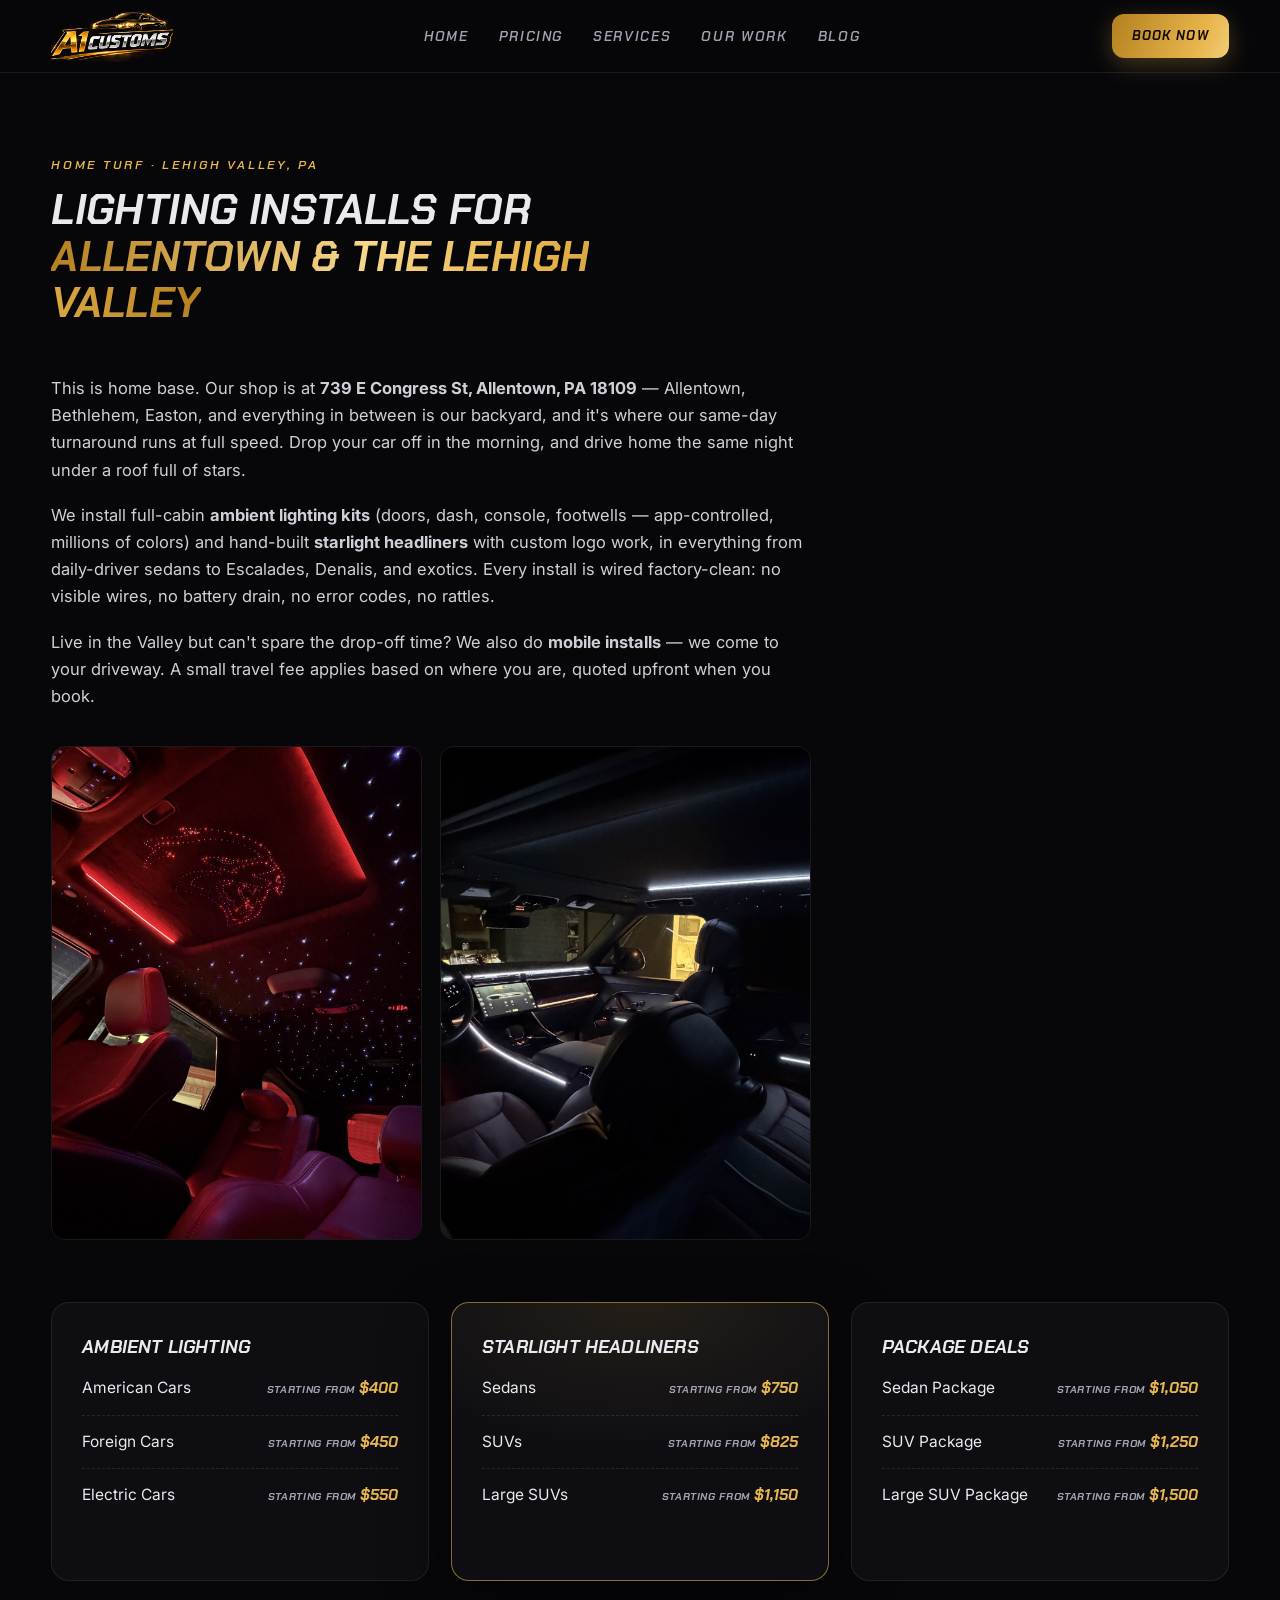
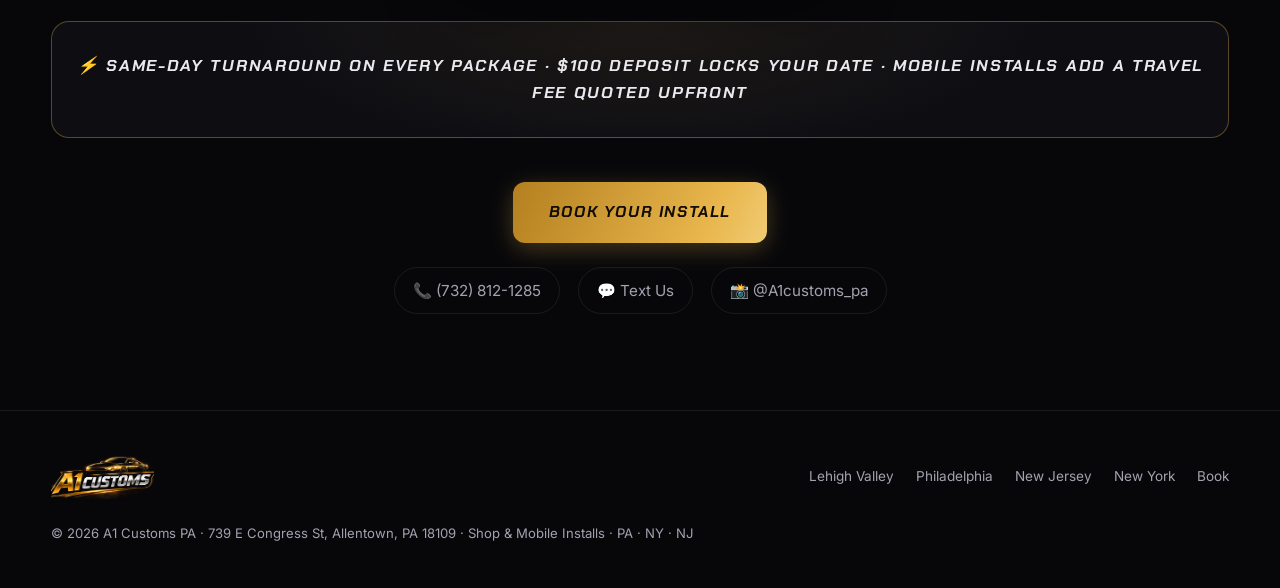
<file: locations/allentown-lehigh-valley.html>
<!DOCTYPE html>
<html lang="en">
<head>
  <meta charset="UTF-8" />
  <meta name="viewport" content="width=device-width, initial-scale=1.0" />
  <title>Ambient Lighting & Starlight Headliners in Allentown & the Lehigh Valley — A1 Customs PA</title>
  <meta name="description" content="A1 Customs PA installs custom ambient lighting and starlight headliners in Allentown, Bethlehem, Easton and across the Lehigh Valley. Same-day turnaround. Ambient from $400, starlights from $750." />
  <link rel="icon" type="image/png" href="../assets/img/logo.png" />
  <link rel="canonical" href="https://www.a1customspa.com/locations/allentown-lehigh-valley.html" />
  <link rel="preconnect" href="https://fonts.googleapis.com" />
  <link rel="preconnect" href="https://fonts.gstatic.com" crossorigin />
  <link href="https://fonts.googleapis.com/css2?family=Chakra+Petch:ital,wght@0,600;0,700;1,600;1,700&family=Inter:wght@400;500;600&display=swap" rel="stylesheet" />
  <link rel="stylesheet" href="../css/style.css" />
  <script type="application/ld+json">
  {
    "@context": "https://schema.org",
    "@type": "Service",
    "name": "Ambient Lighting & Starlight Headliner Installation — Allentown & the Lehigh Valley",
    "provider": {"@type": "AutoRepair", "name": "A1 Customs PA", "telephone": "+1-732-812-1285", "url": "https://www.a1customspa.com"},
    "areaServed": ["Allentown PA", "Bethlehem PA", "Easton PA", "Lehigh Valley PA"],
    "description": "A1 Customs PA installs custom ambient lighting and starlight headliners in Allentown, Bethlehem, Easton and across the Lehigh Valley. Same-day turnaround. Ambient from $400, starlights from $750."
  }
  </script>
</head>
<body>

  <nav class="nav">
    <div class="container nav-inner">
      <a class="nav-logo" href="../index.html"><img src="../assets/img/logo-transparent.png" alt="A1 Customs PA" /></a>
      <ul class="nav-links">
        <li><a href="../index.html">Home</a></li>
        <li><a href="../index.html#pricing">Pricing</a></li>
        <li><a href="../index.html#services">Services</a></li>
        <li><a href="../gallery.html">Our Work</a></li>
        <li><a href="../blog/index.html">Blog</a></li>
      </ul>
      <div style="display:flex;align-items:center;gap:14px;">
        <a href="../book.html" class="btn btn-gold">Book Now</a>
        <button class="nav-burger" aria-label="Menu"><span></span><span></span><span></span></button>
      </div>
    </div>
  </nav>

  <section class="section" style="padding-top:150px;">
    <div class="container">
      <div class="section-head">
        <span class="eyebrow">Home Turf · Lehigh Valley, PA</span>
        <h2>Lighting Installs For <span class="gold-text">Allentown &amp; The Lehigh Valley</span></h2>
      </div>
      <div style="max-width:760px; color:#cfcfd8; display:flex; flex-direction:column; gap:18px;">

      <p>This is home base. Our shop is at <b>739 E Congress St, Allentown, PA 18109</b> — Allentown, Bethlehem, Easton, and everything in between is our backyard, and it's where our same-day turnaround runs at full speed. Drop your car off in the morning, and drive home the same night under a roof full of stars.</p>
      <p>We install full-cabin <b>ambient lighting kits</b> (doors, dash, console, footwells — app-controlled, millions of colors) and hand-built <b>starlight headliners</b> with custom logo work, in everything from daily-driver sedans to Escalades, Denalis, and exotics. Every install is wired factory-clean: no visible wires, no battery drain, no error codes, no rattles.</p>
      <p>Live in the Valley but can't spare the drop-off time? We also do <b>mobile installs</b> — we come to your driveway. A small travel fee applies based on where you are, quoted upfront when you book.</p>
      </div>

      <div class="masonry" style="columns:2; max-width:760px; margin-top:36px;">
        <div class="g-item reveal"><img src="../assets/img/hellcat-red-starlight.jpg" alt="Custom Hellcat logo starlight headliner installed in the Lehigh Valley" loading="lazy" /></div>
        <div class="g-item reveal"><img src="../assets/img/rangerover-white-ambient.jpg" alt="Range Rover ambient lighting install" loading="lazy" /></div>
      </div>

      <div class="pricing-wrap" style="margin-top:44px;">
        <div class="price-col" style="background: var(--bg-2);">
          <h3>Ambient Lighting</h3>
          <ul class="price-rows">
            <li><span class="veh">American Cars</span><span class="amt"><small>STARTING FROM</small>$400</span></li>
            <li><span class="veh">Foreign Cars</span><span class="amt"><small>STARTING FROM</small>$450</span></li>
            <li><span class="veh">Electric Cars</span><span class="amt"><small>STARTING FROM</small>$550</span></li>
          </ul>
        </div>
        <div class="price-col featured">
          <h3>Starlight Headliners</h3>
          <ul class="price-rows">
            <li><span class="veh">Sedans</span><span class="amt"><small>STARTING FROM</small>$750</span></li>
            <li><span class="veh">SUVs</span><span class="amt"><small>STARTING FROM</small>$825</span></li>
            <li><span class="veh">Large SUVs</span><span class="amt"><small>STARTING FROM</small>$1,150</span></li>
          </ul>
        </div>
        <div class="price-col" style="background: var(--bg-2);">
          <h3>Package Deals</h3>
          <ul class="price-rows">
            <li><span class="veh">Sedan Package</span><span class="amt"><small>STARTING FROM</small>$1,050</span></li>
            <li><span class="veh">SUV Package</span><span class="amt"><small>STARTING FROM</small>$1,250</span></li>
            <li><span class="veh">Large SUV Package</span><span class="amt"><small>STARTING FROM</small>$1,500</span></li>
          </ul>
        </div>
      </div>

      <div class="same-day">⚡ Same-day turnaround on every package · $100 deposit locks your date · Mobile installs add a travel fee quoted upfront</div>

      <div style="text-align:center; margin-top:44px;">
        <a href="../book.html" class="btn btn-gold btn-lg">Book Your Install</a>
        <div class="contact-links" style="margin-top:24px;">
          <a href="tel:+17328121285">📞 (732) 812-1285</a>
          <a href="sms:+17328121285">💬 Text Us</a>
          <a href="https://www.instagram.com/a1customs_pa" target="_blank" rel="noopener">📸 @A1customs_pa</a>
        </div>
      </div>
    </div>
  </section>

  <footer>
    <div class="container foot-inner">
      <img src="../assets/img/logo-transparent.png" alt="A1 Customs PA" />
      <div class="foot-links">
        <a href="allentown-lehigh-valley.html">Lehigh Valley</a>
        <a href="philadelphia.html">Philadelphia</a>
        <a href="new-jersey.html">New Jersey</a>
        <a href="new-york.html">New York</a>
        <a href="../book.html">Book</a>
      </div>
      <p>© 2026 A1 Customs PA · 739 E Congress St, Allentown, PA 18109 · Shop &amp; Mobile Installs · PA · NY · NJ</p>
    </div>
  </footer>

  <div class="action-bar">
    <a href="tel:+17328121285">📞 Call</a>
    <a href="sms:+17328121285">💬 Text</a>
    <a href="../book.html" class="ab-book">⚡ Book Now</a>
  </div>

  <script src="../js/main.js"></script>
</body>
</html>
</file>
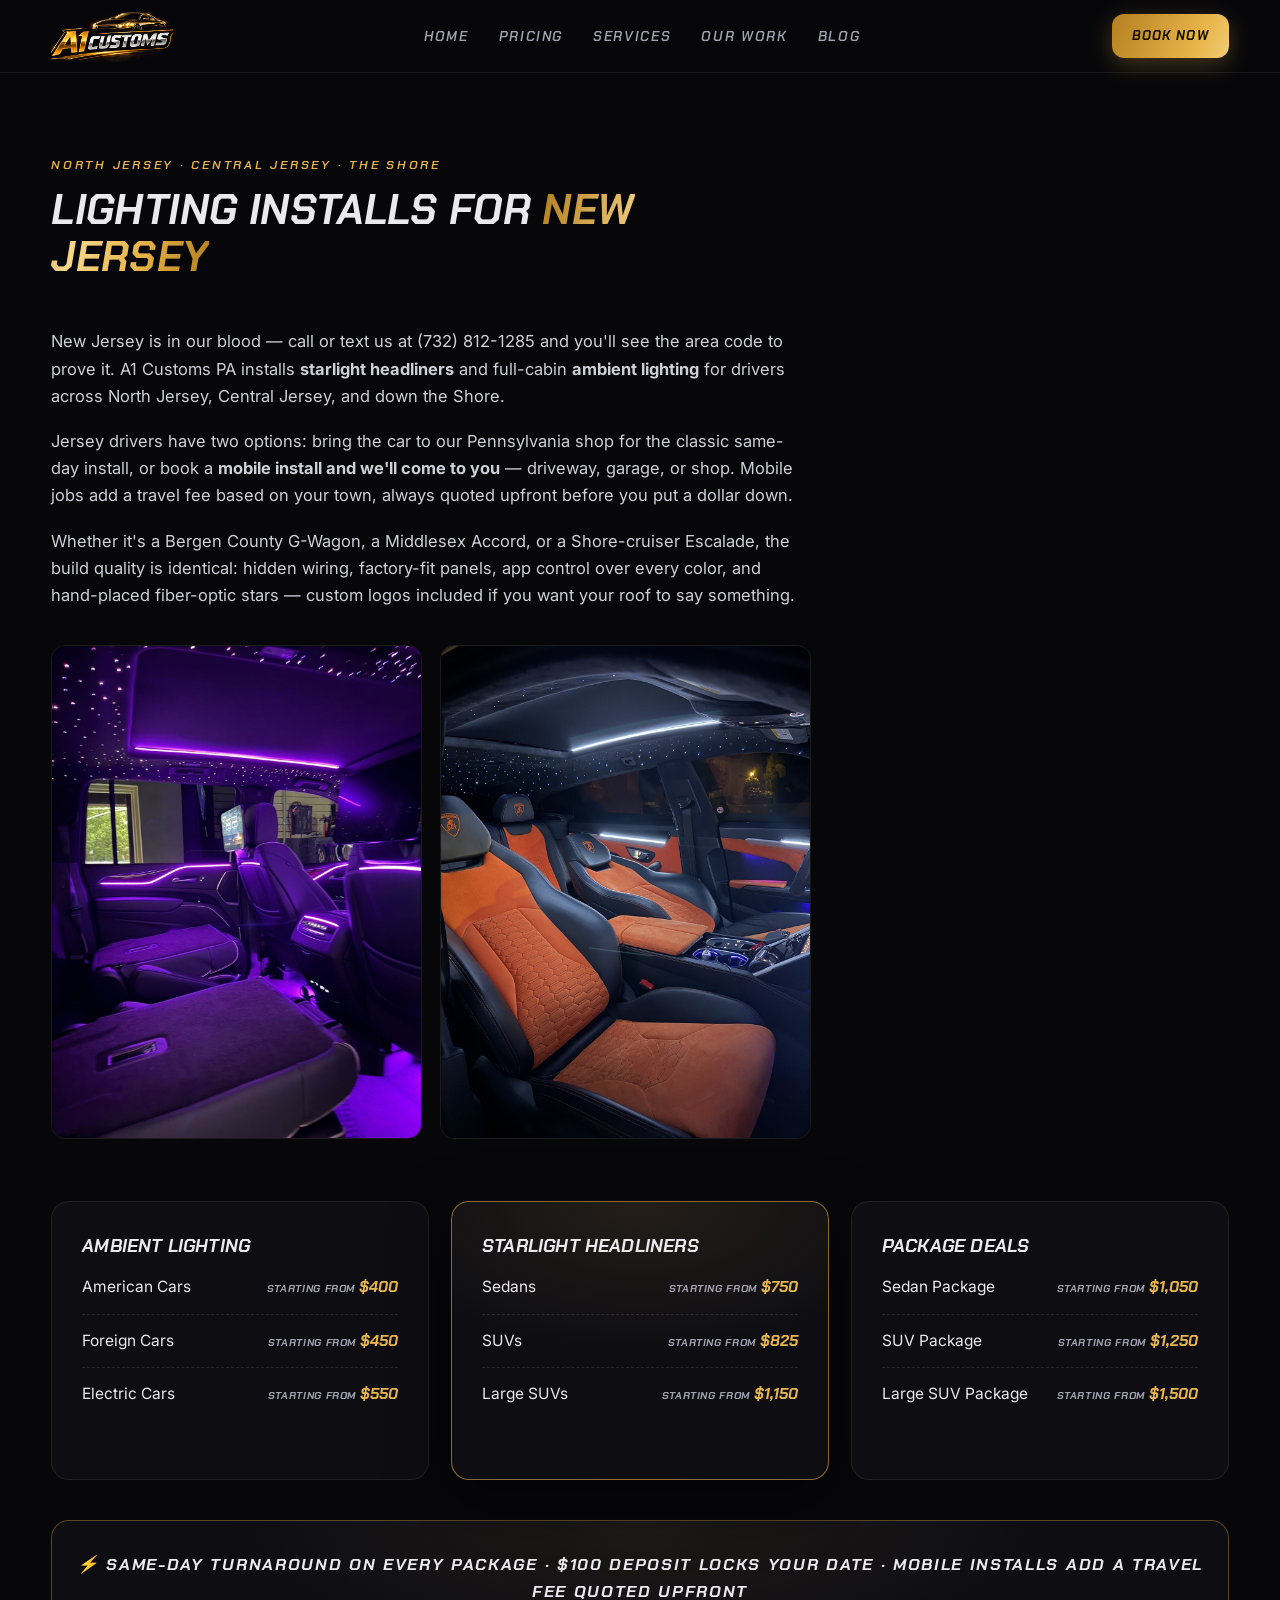
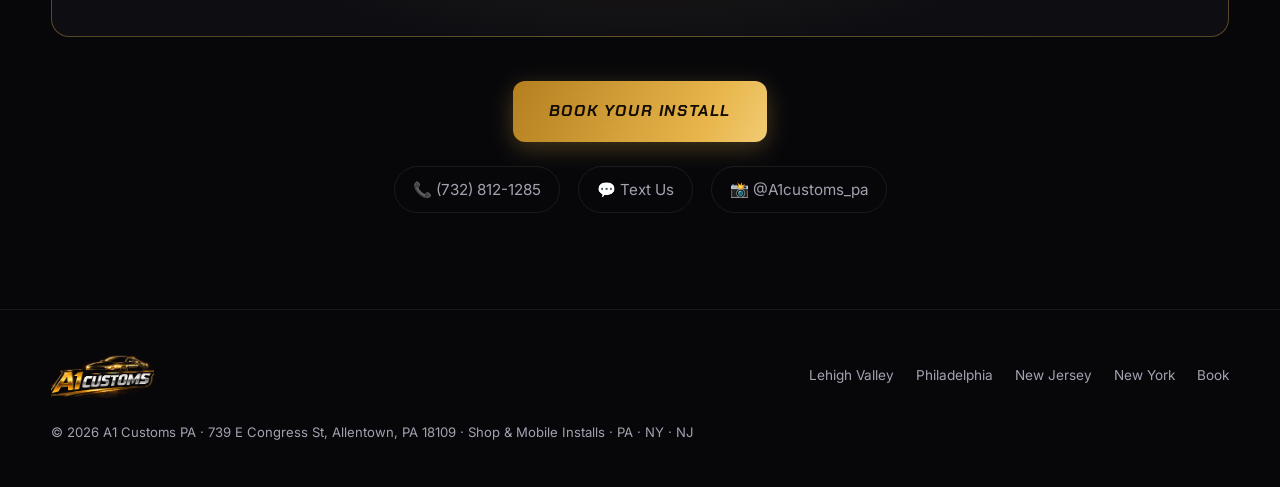
<file: locations/new-jersey.html>
<!DOCTYPE html>
<html lang="en">
<head>
  <meta charset="UTF-8" />
  <meta name="viewport" content="width=device-width, initial-scale=1.0" />
  <title>Ambient Lighting & Starlight Headliners in New Jersey — A1 Customs PA</title>
  <meta name="description" content="Custom ambient lighting and starlight headliner installs across New Jersey — North Jersey, Central Jersey and the Shore. Mobile service available, same-day turnaround. Starlights from $750." />
  <link rel="icon" type="image/png" href="../assets/img/logo.png" />
  <link rel="canonical" href="https://www.a1customspa.com/locations/new-jersey.html" />
  <link rel="preconnect" href="https://fonts.googleapis.com" />
  <link rel="preconnect" href="https://fonts.gstatic.com" crossorigin />
  <link href="https://fonts.googleapis.com/css2?family=Chakra+Petch:ital,wght@0,600;0,700;1,600;1,700&family=Inter:wght@400;500;600&display=swap" rel="stylesheet" />
  <link rel="stylesheet" href="../css/style.css" />
  <script type="application/ld+json">
  {
    "@context": "https://schema.org",
    "@type": "Service",
    "name": "Ambient Lighting & Starlight Headliner Installation — New Jersey",
    "provider": {"@type": "AutoRepair", "name": "A1 Customs PA", "telephone": "+1-732-812-1285", "url": "https://www.a1customspa.com"},
    "areaServed": ["New Jersey", "Newark NJ", "Jersey City NJ", "Edison NJ", "Toms River NJ"],
    "description": "Custom ambient lighting and starlight headliner installs across New Jersey — North Jersey, Central Jersey and the Shore. Mobile service available, same-day turnaround. Starlights from $750."
  }
  </script>
</head>
<body>

  <nav class="nav">
    <div class="container nav-inner">
      <a class="nav-logo" href="../index.html"><img src="../assets/img/logo-transparent.png" alt="A1 Customs PA" /></a>
      <ul class="nav-links">
        <li><a href="../index.html">Home</a></li>
        <li><a href="../index.html#pricing">Pricing</a></li>
        <li><a href="../index.html#services">Services</a></li>
        <li><a href="../gallery.html">Our Work</a></li>
        <li><a href="../blog/index.html">Blog</a></li>
      </ul>
      <div style="display:flex;align-items:center;gap:14px;">
        <a href="../book.html" class="btn btn-gold">Book Now</a>
        <button class="nav-burger" aria-label="Menu"><span></span><span></span><span></span></button>
      </div>
    </div>
  </nav>

  <section class="section" style="padding-top:150px;">
    <div class="container">
      <div class="section-head">
        <span class="eyebrow">North Jersey · Central Jersey · The Shore</span>
        <h2>Lighting Installs For <span class="gold-text">New Jersey</span></h2>
      </div>
      <div style="max-width:760px; color:#cfcfd8; display:flex; flex-direction:column; gap:18px;">

      <p>New Jersey is in our blood — call or text us at (732) 812-1285 and you'll see the area code to prove it. A1 Customs PA installs <b>starlight headliners</b> and full-cabin <b>ambient lighting</b> for drivers across North Jersey, Central Jersey, and down the Shore.</p>
      <p>Jersey drivers have two options: bring the car to our Pennsylvania shop for the classic same-day install, or book a <b>mobile install and we'll come to you</b> — driveway, garage, or shop. Mobile jobs add a travel fee based on your town, always quoted upfront before you put a dollar down.</p>
      <p>Whether it's a Bergen County G-Wagon, a Middlesex Accord, or a Shore-cruiser Escalade, the build quality is identical: hidden wiring, factory-fit panels, app control over every color, and hand-placed fiber-optic stars — custom logos included if you want your roof to say something.</p>
      </div>

      <div class="masonry" style="columns:2; max-width:760px; margin-top:36px;">
        <div class="g-item reveal"><img src="../assets/img/escalade-purple-starlight.jpg" alt="Escalade purple starlight headliner install in New Jersey" loading="lazy" /></div>
        <div class="g-item reveal"><img src="../assets/img/urus-orange-interior.jpg" alt="Lamborghini Urus interior with ice white starlight" loading="lazy" /></div>
      </div>

      <div class="pricing-wrap" style="margin-top:44px;">
        <div class="price-col" style="background: var(--bg-2);">
          <h3>Ambient Lighting</h3>
          <ul class="price-rows">
            <li><span class="veh">American Cars</span><span class="amt"><small>STARTING FROM</small>$400</span></li>
            <li><span class="veh">Foreign Cars</span><span class="amt"><small>STARTING FROM</small>$450</span></li>
            <li><span class="veh">Electric Cars</span><span class="amt"><small>STARTING FROM</small>$550</span></li>
          </ul>
        </div>
        <div class="price-col featured">
          <h3>Starlight Headliners</h3>
          <ul class="price-rows">
            <li><span class="veh">Sedans</span><span class="amt"><small>STARTING FROM</small>$750</span></li>
            <li><span class="veh">SUVs</span><span class="amt"><small>STARTING FROM</small>$825</span></li>
            <li><span class="veh">Large SUVs</span><span class="amt"><small>STARTING FROM</small>$1,150</span></li>
          </ul>
        </div>
        <div class="price-col" style="background: var(--bg-2);">
          <h3>Package Deals</h3>
          <ul class="price-rows">
            <li><span class="veh">Sedan Package</span><span class="amt"><small>STARTING FROM</small>$1,050</span></li>
            <li><span class="veh">SUV Package</span><span class="amt"><small>STARTING FROM</small>$1,250</span></li>
            <li><span class="veh">Large SUV Package</span><span class="amt"><small>STARTING FROM</small>$1,500</span></li>
          </ul>
        </div>
      </div>

      <div class="same-day">⚡ Same-day turnaround on every package · $100 deposit locks your date · Mobile installs add a travel fee quoted upfront</div>

      <div style="text-align:center; margin-top:44px;">
        <a href="../book.html" class="btn btn-gold btn-lg">Book Your Install</a>
        <div class="contact-links" style="margin-top:24px;">
          <a href="tel:+17328121285">📞 (732) 812-1285</a>
          <a href="sms:+17328121285">💬 Text Us</a>
          <a href="https://www.instagram.com/a1customs_pa" target="_blank" rel="noopener">📸 @A1customs_pa</a>
        </div>
      </div>
    </div>
  </section>

  <footer>
    <div class="container foot-inner">
      <img src="../assets/img/logo-transparent.png" alt="A1 Customs PA" />
      <div class="foot-links">
        <a href="allentown-lehigh-valley.html">Lehigh Valley</a>
        <a href="philadelphia.html">Philadelphia</a>
        <a href="new-jersey.html">New Jersey</a>
        <a href="new-york.html">New York</a>
        <a href="../book.html">Book</a>
      </div>
      <p>© 2026 A1 Customs PA · 739 E Congress St, Allentown, PA 18109 · Shop &amp; Mobile Installs · PA · NY · NJ</p>
    </div>
  </footer>

  <div class="action-bar">
    <a href="tel:+17328121285">📞 Call</a>
    <a href="sms:+17328121285">💬 Text</a>
    <a href="../book.html" class="ab-book">⚡ Book Now</a>
  </div>

  <script src="../js/main.js"></script>
</body>
</html>
</file>
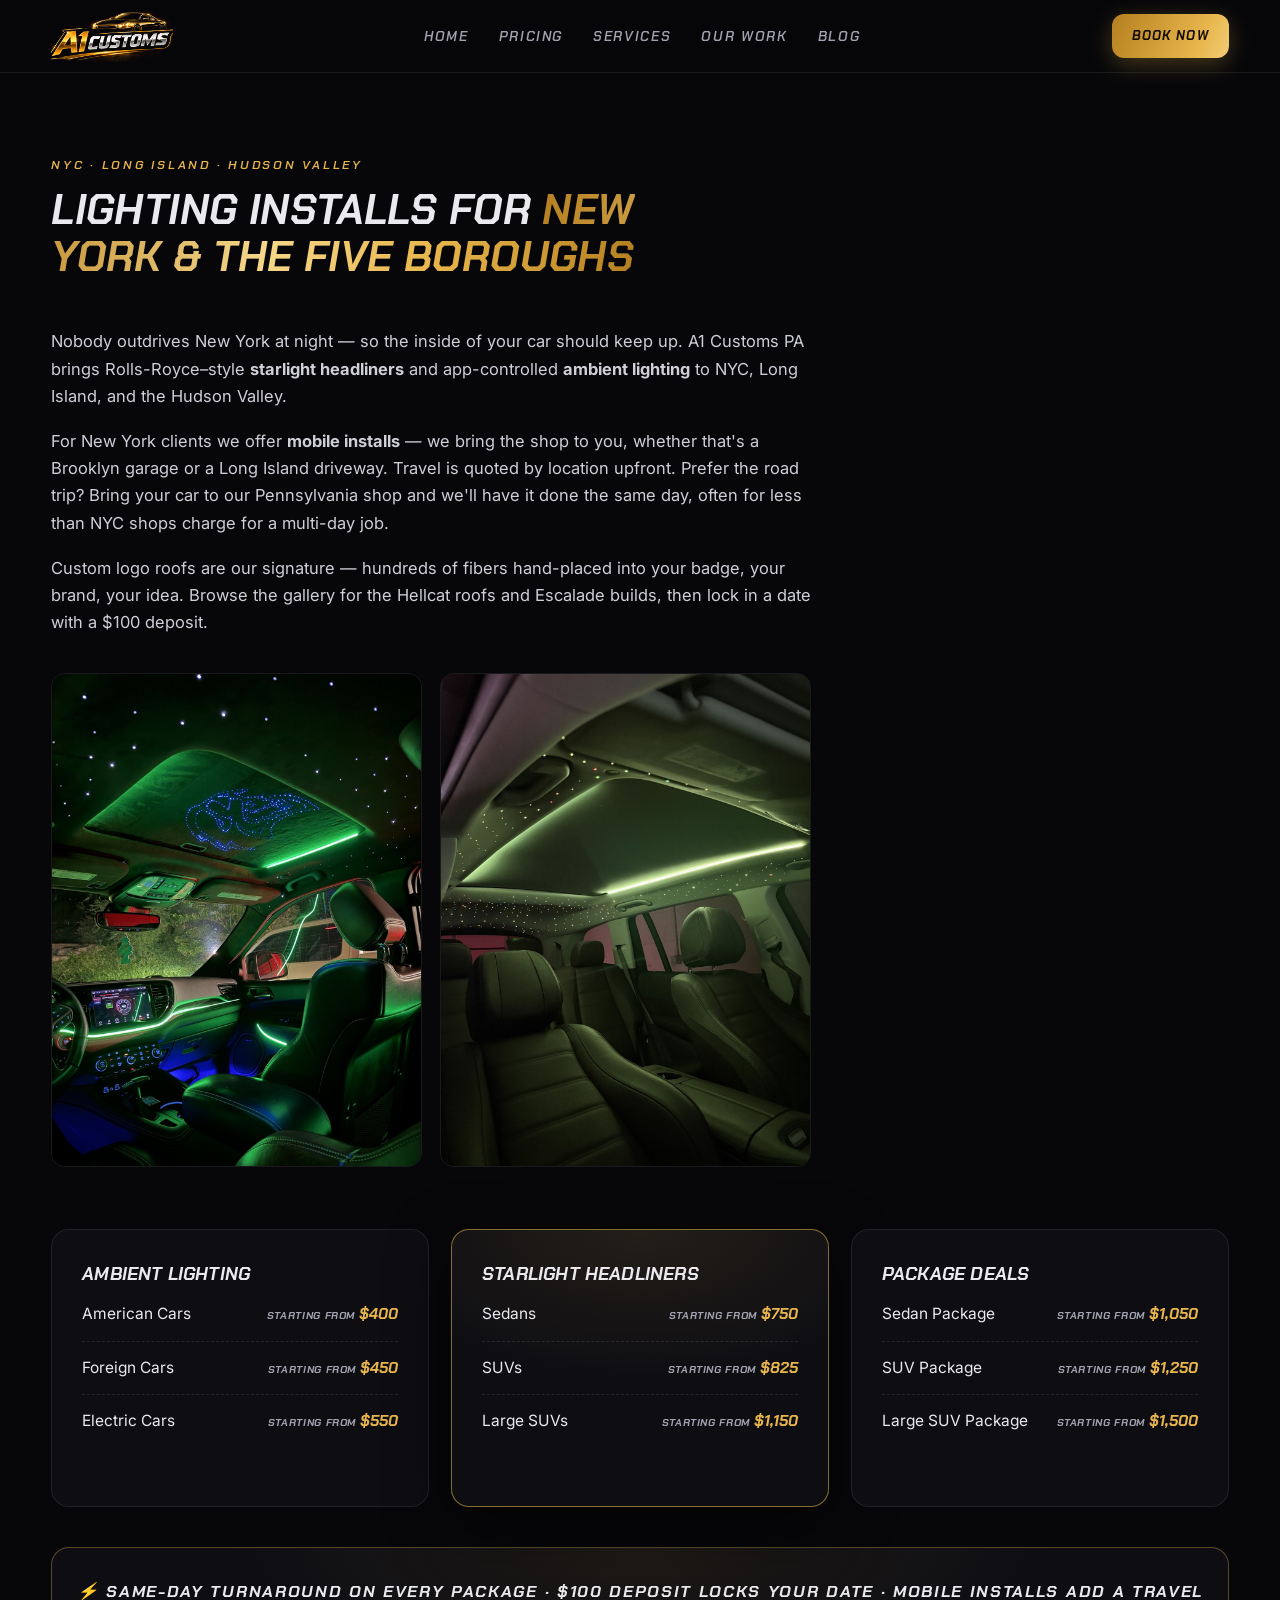
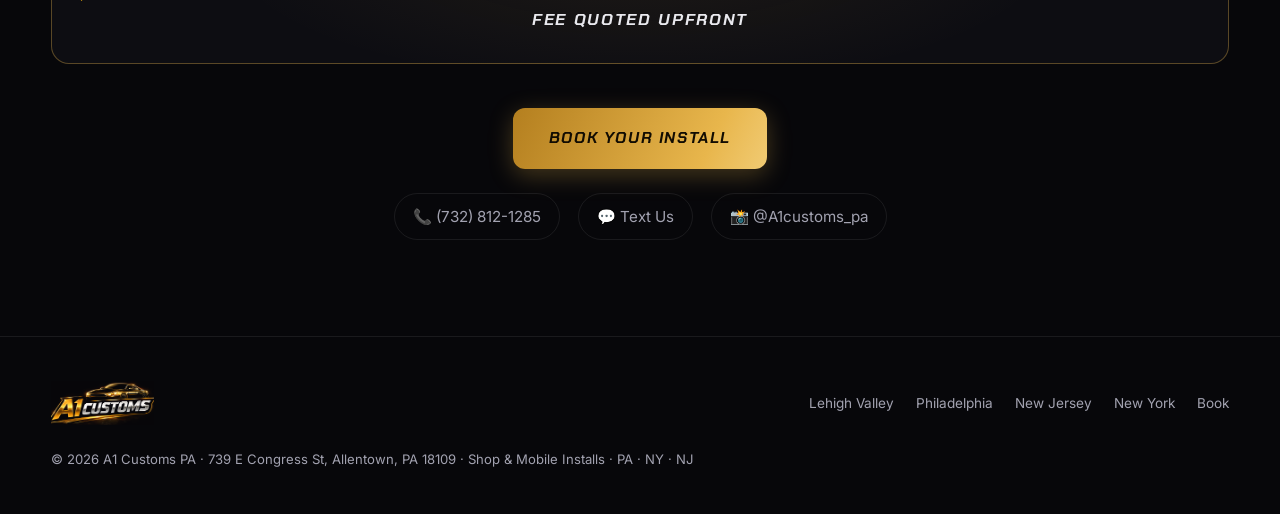
<file: locations/new-york.html>
<!DOCTYPE html>
<html lang="en">
<head>
  <meta charset="UTF-8" />
  <meta name="viewport" content="width=device-width, initial-scale=1.0" />
  <title>Ambient Lighting & Starlight Headliners in New York — A1 Customs PA</title>
  <meta name="description" content="Starlight headliner and ambient lighting installation for New York drivers — NYC, Long Island and the Hudson Valley. Mobile installs available. Custom roof logos, same-day turnaround." />
  <link rel="icon" type="image/png" href="../assets/img/logo.png" />
  <link rel="canonical" href="https://www.a1customspa.com/locations/new-york.html" />
  <link rel="preconnect" href="https://fonts.googleapis.com" />
  <link rel="preconnect" href="https://fonts.gstatic.com" crossorigin />
  <link href="https://fonts.googleapis.com/css2?family=Chakra+Petch:ital,wght@0,600;0,700;1,600;1,700&family=Inter:wght@400;500;600&display=swap" rel="stylesheet" />
  <link rel="stylesheet" href="../css/style.css" />
  <script type="application/ld+json">
  {
    "@context": "https://schema.org",
    "@type": "Service",
    "name": "Ambient Lighting & Starlight Headliner Installation — New York",
    "provider": {"@type": "AutoRepair", "name": "A1 Customs PA", "telephone": "+1-732-812-1285", "url": "https://www.a1customspa.com"},
    "areaServed": ["New York NY", "Brooklyn NY", "Queens NY", "Long Island NY", "Staten Island NY"],
    "description": "Starlight headliner and ambient lighting installation for New York drivers — NYC, Long Island and the Hudson Valley. Mobile installs available. Custom roof logos, same-day turnaround."
  }
  </script>
</head>
<body>

  <nav class="nav">
    <div class="container nav-inner">
      <a class="nav-logo" href="../index.html"><img src="../assets/img/logo-transparent.png" alt="A1 Customs PA" /></a>
      <ul class="nav-links">
        <li><a href="../index.html">Home</a></li>
        <li><a href="../index.html#pricing">Pricing</a></li>
        <li><a href="../index.html#services">Services</a></li>
        <li><a href="../gallery.html">Our Work</a></li>
        <li><a href="../blog/index.html">Blog</a></li>
      </ul>
      <div style="display:flex;align-items:center;gap:14px;">
        <a href="../book.html" class="btn btn-gold">Book Now</a>
        <button class="nav-burger" aria-label="Menu"><span></span><span></span><span></span></button>
      </div>
    </div>
  </nav>

  <section class="section" style="padding-top:150px;">
    <div class="container">
      <div class="section-head">
        <span class="eyebrow">NYC · Long Island · Hudson Valley</span>
        <h2>Lighting Installs For <span class="gold-text">New York &amp; The Five Boroughs</span></h2>
      </div>
      <div style="max-width:760px; color:#cfcfd8; display:flex; flex-direction:column; gap:18px;">

      <p>Nobody outdrives New York at night — so the inside of your car should keep up. A1 Customs PA brings Rolls-Royce–style <b>starlight headliners</b> and app-controlled <b>ambient lighting</b> to NYC, Long Island, and the Hudson Valley.</p>
      <p>For New York clients we offer <b>mobile installs</b> — we bring the shop to you, whether that's a Brooklyn garage or a Long Island driveway. Travel is quoted by location upfront. Prefer the road trip? Bring your car to our Pennsylvania shop and we'll have it done the same day, often for less than NYC shops charge for a multi-day job.</p>
      <p>Custom logo roofs are our signature — hundreds of fibers hand-placed into your badge, your brand, your idea. Browse the gallery for the Hellcat roofs and Escalade builds, then lock in a date with a $100 deposit.</p>
      </div>

      <div class="masonry" style="columns:2; max-width:760px; margin-top:36px;">
        <div class="g-item reveal"><img src="../assets/img/hellcat-green-starlight.jpg" alt="Custom logo starlight headliner in green" loading="lazy" /></div>
        <div class="g-item reveal"><img src="../assets/img/suv-green-starlight-roof.jpg" alt="Mercedes GLS starlight roof install" loading="lazy" /></div>
      </div>

      <div class="pricing-wrap" style="margin-top:44px;">
        <div class="price-col" style="background: var(--bg-2);">
          <h3>Ambient Lighting</h3>
          <ul class="price-rows">
            <li><span class="veh">American Cars</span><span class="amt"><small>STARTING FROM</small>$400</span></li>
            <li><span class="veh">Foreign Cars</span><span class="amt"><small>STARTING FROM</small>$450</span></li>
            <li><span class="veh">Electric Cars</span><span class="amt"><small>STARTING FROM</small>$550</span></li>
          </ul>
        </div>
        <div class="price-col featured">
          <h3>Starlight Headliners</h3>
          <ul class="price-rows">
            <li><span class="veh">Sedans</span><span class="amt"><small>STARTING FROM</small>$750</span></li>
            <li><span class="veh">SUVs</span><span class="amt"><small>STARTING FROM</small>$825</span></li>
            <li><span class="veh">Large SUVs</span><span class="amt"><small>STARTING FROM</small>$1,150</span></li>
          </ul>
        </div>
        <div class="price-col" style="background: var(--bg-2);">
          <h3>Package Deals</h3>
          <ul class="price-rows">
            <li><span class="veh">Sedan Package</span><span class="amt"><small>STARTING FROM</small>$1,050</span></li>
            <li><span class="veh">SUV Package</span><span class="amt"><small>STARTING FROM</small>$1,250</span></li>
            <li><span class="veh">Large SUV Package</span><span class="amt"><small>STARTING FROM</small>$1,500</span></li>
          </ul>
        </div>
      </div>

      <div class="same-day">⚡ Same-day turnaround on every package · $100 deposit locks your date · Mobile installs add a travel fee quoted upfront</div>

      <div style="text-align:center; margin-top:44px;">
        <a href="../book.html" class="btn btn-gold btn-lg">Book Your Install</a>
        <div class="contact-links" style="margin-top:24px;">
          <a href="tel:+17328121285">📞 (732) 812-1285</a>
          <a href="sms:+17328121285">💬 Text Us</a>
          <a href="https://www.instagram.com/a1customs_pa" target="_blank" rel="noopener">📸 @A1customs_pa</a>
        </div>
      </div>
    </div>
  </section>

  <footer>
    <div class="container foot-inner">
      <img src="../assets/img/logo-transparent.png" alt="A1 Customs PA" />
      <div class="foot-links">
        <a href="allentown-lehigh-valley.html">Lehigh Valley</a>
        <a href="philadelphia.html">Philadelphia</a>
        <a href="new-jersey.html">New Jersey</a>
        <a href="new-york.html">New York</a>
        <a href="../book.html">Book</a>
      </div>
      <p>© 2026 A1 Customs PA · 739 E Congress St, Allentown, PA 18109 · Shop &amp; Mobile Installs · PA · NY · NJ</p>
    </div>
  </footer>

  <div class="action-bar">
    <a href="tel:+17328121285">📞 Call</a>
    <a href="sms:+17328121285">💬 Text</a>
    <a href="../book.html" class="ab-book">⚡ Book Now</a>
  </div>

  <script src="../js/main.js"></script>
</body>
</html>
</file>
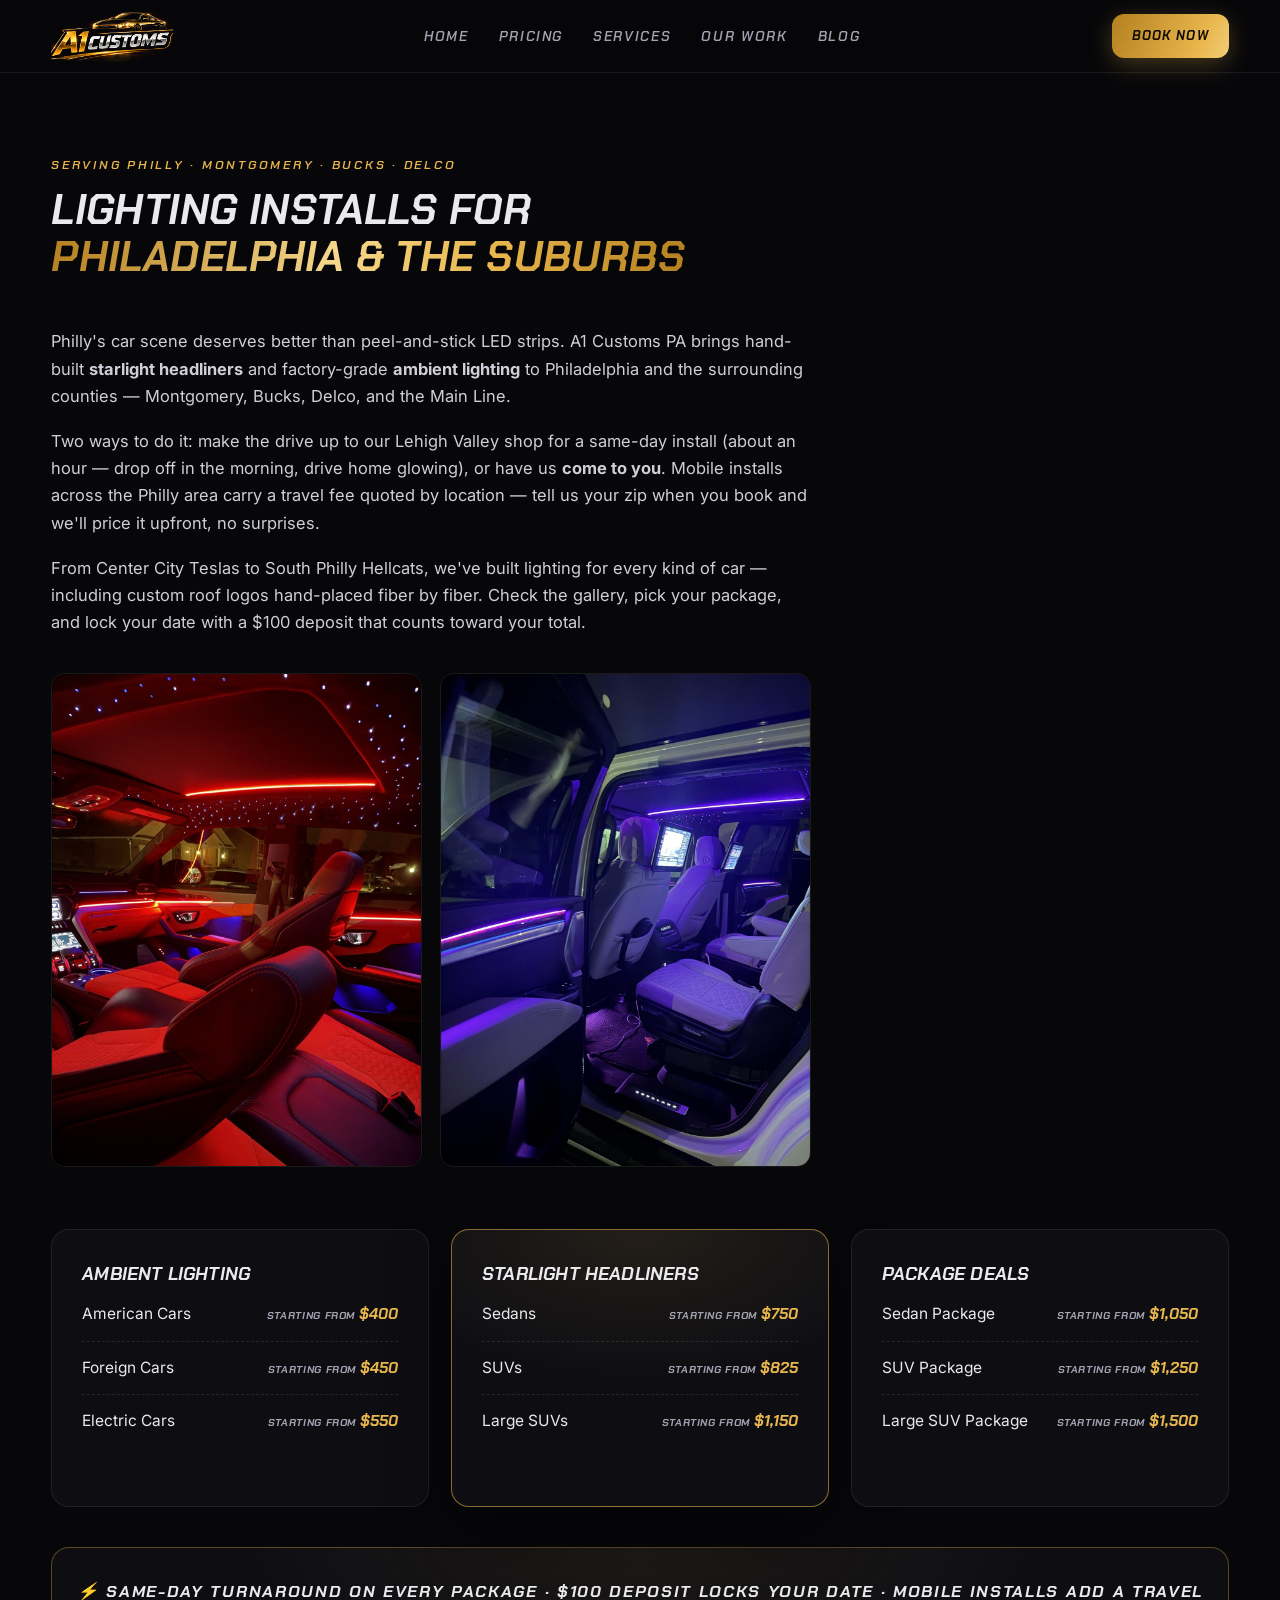
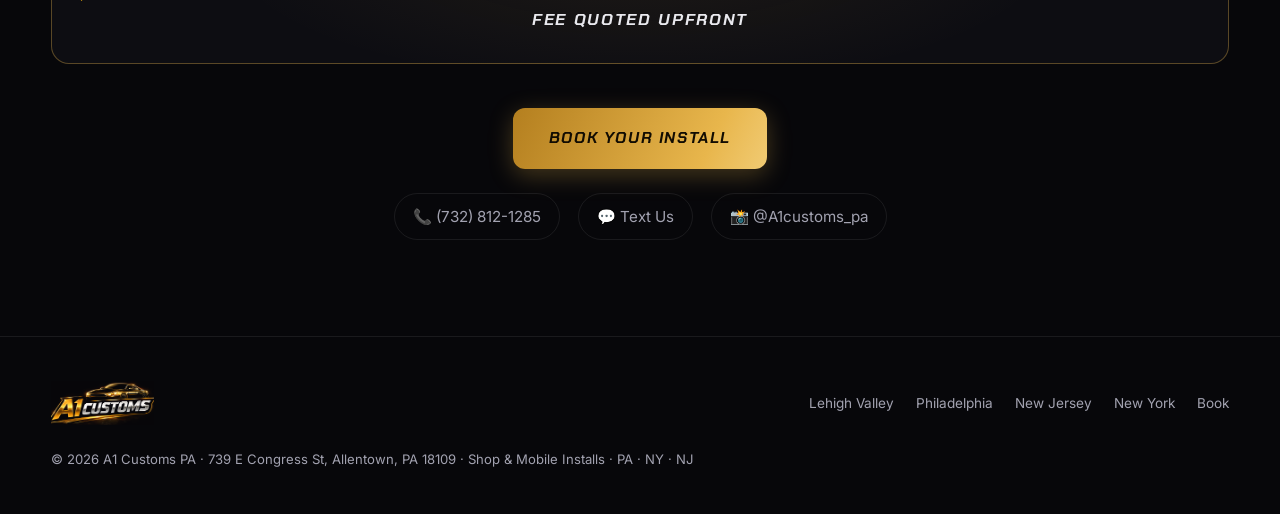
<file: locations/philadelphia.html>
<!DOCTYPE html>
<html lang="en">
<head>
  <meta charset="UTF-8" />
  <meta name="viewport" content="width=device-width, initial-scale=1.0" />
  <title>Ambient Lighting & Starlight Headliners in Philadelphia — A1 Customs PA</title>
  <meta name="description" content="Custom car ambient lighting and starlight headliner installation for Philadelphia and the Philly suburbs. Same-day installs, mobile service available. Ambient from $400, starlights from $750." />
  <link rel="icon" type="image/png" href="../assets/img/logo.png" />
  <link rel="canonical" href="https://www.a1customspa.com/locations/philadelphia.html" />
  <link rel="preconnect" href="https://fonts.googleapis.com" />
  <link rel="preconnect" href="https://fonts.gstatic.com" crossorigin />
  <link href="https://fonts.googleapis.com/css2?family=Chakra+Petch:ital,wght@0,600;0,700;1,600;1,700&family=Inter:wght@400;500;600&display=swap" rel="stylesheet" />
  <link rel="stylesheet" href="../css/style.css" />
  <script type="application/ld+json">
  {
    "@context": "https://schema.org",
    "@type": "Service",
    "name": "Ambient Lighting & Starlight Headliner Installation — Philadelphia",
    "provider": {"@type": "AutoRepair", "name": "A1 Customs PA", "telephone": "+1-732-812-1285", "url": "https://www.a1customspa.com"},
    "areaServed": ["Philadelphia PA", "Montgomery County PA", "Bucks County PA", "Delaware County PA"],
    "description": "Custom car ambient lighting and starlight headliner installation for Philadelphia and the Philly suburbs. Same-day installs, mobile service available. Ambient from $400, starlights from $750."
  }
  </script>
</head>
<body>

  <nav class="nav">
    <div class="container nav-inner">
      <a class="nav-logo" href="../index.html"><img src="../assets/img/logo-transparent.png" alt="A1 Customs PA" /></a>
      <ul class="nav-links">
        <li><a href="../index.html">Home</a></li>
        <li><a href="../index.html#pricing">Pricing</a></li>
        <li><a href="../index.html#services">Services</a></li>
        <li><a href="../gallery.html">Our Work</a></li>
        <li><a href="../blog/index.html">Blog</a></li>
      </ul>
      <div style="display:flex;align-items:center;gap:14px;">
        <a href="../book.html" class="btn btn-gold">Book Now</a>
        <button class="nav-burger" aria-label="Menu"><span></span><span></span><span></span></button>
      </div>
    </div>
  </nav>

  <section class="section" style="padding-top:150px;">
    <div class="container">
      <div class="section-head">
        <span class="eyebrow">Serving Philly · Montgomery · Bucks · Delco</span>
        <h2>Lighting Installs For <span class="gold-text">Philadelphia &amp; The Suburbs</span></h2>
      </div>
      <div style="max-width:760px; color:#cfcfd8; display:flex; flex-direction:column; gap:18px;">

      <p>Philly's car scene deserves better than peel-and-stick LED strips. A1 Customs PA brings hand-built <b>starlight headliners</b> and factory-grade <b>ambient lighting</b> to Philadelphia and the surrounding counties — Montgomery, Bucks, Delco, and the Main Line.</p>
      <p>Two ways to do it: make the drive up to our Lehigh Valley shop for a same-day install (about an hour — drop off in the morning, drive home glowing), or have us <b>come to you</b>. Mobile installs across the Philly area carry a travel fee quoted by location — tell us your zip when you book and we'll price it upfront, no surprises.</p>
      <p>From Center City Teslas to South Philly Hellcats, we've built lighting for every kind of car — including custom roof logos hand-placed fiber by fiber. Check the gallery, pick your package, and lock your date with a $100 deposit that counts toward your total.</p>
      </div>

      <div class="masonry" style="columns:2; max-width:760px; margin-top:36px;">
        <div class="g-item reveal"><img src="../assets/img/urus-red-starlight.jpg" alt="Lamborghini Urus red starlight headliner" loading="lazy" /></div>
        <div class="g-item reveal"><img src="../assets/img/large-suv-purple-ambient.jpg" alt="Large SUV purple ambient lighting install" loading="lazy" /></div>
      </div>

      <div class="pricing-wrap" style="margin-top:44px;">
        <div class="price-col" style="background: var(--bg-2);">
          <h3>Ambient Lighting</h3>
          <ul class="price-rows">
            <li><span class="veh">American Cars</span><span class="amt"><small>STARTING FROM</small>$400</span></li>
            <li><span class="veh">Foreign Cars</span><span class="amt"><small>STARTING FROM</small>$450</span></li>
            <li><span class="veh">Electric Cars</span><span class="amt"><small>STARTING FROM</small>$550</span></li>
          </ul>
        </div>
        <div class="price-col featured">
          <h3>Starlight Headliners</h3>
          <ul class="price-rows">
            <li><span class="veh">Sedans</span><span class="amt"><small>STARTING FROM</small>$750</span></li>
            <li><span class="veh">SUVs</span><span class="amt"><small>STARTING FROM</small>$825</span></li>
            <li><span class="veh">Large SUVs</span><span class="amt"><small>STARTING FROM</small>$1,150</span></li>
          </ul>
        </div>
        <div class="price-col" style="background: var(--bg-2);">
          <h3>Package Deals</h3>
          <ul class="price-rows">
            <li><span class="veh">Sedan Package</span><span class="amt"><small>STARTING FROM</small>$1,050</span></li>
            <li><span class="veh">SUV Package</span><span class="amt"><small>STARTING FROM</small>$1,250</span></li>
            <li><span class="veh">Large SUV Package</span><span class="amt"><small>STARTING FROM</small>$1,500</span></li>
          </ul>
        </div>
      </div>

      <div class="same-day">⚡ Same-day turnaround on every package · $100 deposit locks your date · Mobile installs add a travel fee quoted upfront</div>

      <div style="text-align:center; margin-top:44px;">
        <a href="../book.html" class="btn btn-gold btn-lg">Book Your Install</a>
        <div class="contact-links" style="margin-top:24px;">
          <a href="tel:+17328121285">📞 (732) 812-1285</a>
          <a href="sms:+17328121285">💬 Text Us</a>
          <a href="https://www.instagram.com/a1customs_pa" target="_blank" rel="noopener">📸 @A1customs_pa</a>
        </div>
      </div>
    </div>
  </section>

  <footer>
    <div class="container foot-inner">
      <img src="../assets/img/logo-transparent.png" alt="A1 Customs PA" />
      <div class="foot-links">
        <a href="allentown-lehigh-valley.html">Lehigh Valley</a>
        <a href="philadelphia.html">Philadelphia</a>
        <a href="new-jersey.html">New Jersey</a>
        <a href="new-york.html">New York</a>
        <a href="../book.html">Book</a>
      </div>
      <p>© 2026 A1 Customs PA · 739 E Congress St, Allentown, PA 18109 · Shop &amp; Mobile Installs · PA · NY · NJ</p>
    </div>
  </footer>

  <div class="action-bar">
    <a href="tel:+17328121285">📞 Call</a>
    <a href="sms:+17328121285">💬 Text</a>
    <a href="../book.html" class="ab-book">⚡ Book Now</a>
  </div>

  <script src="../js/main.js"></script>
</body>
</html>
</file>
<file: css/style.css>
/* ============================================================
   A1 CUSTOMS PA — ambient lighting & starlight headliners
   Black chrome + gold, with RGB ambient glow accents
   ============================================================ */

:root {
  --bg: #07070a;
  --bg-2: #0d0d12;
  --bg-3: #14141b;
  --line: rgba(255, 255, 255, 0.08);
  --text: #e9e9ee;
  --muted: #a2a2b0;
  --gold: #e8b64c;
  --gold-2: #f6d78a;
  --gold-deep: #b47f1f;
  --glow-a: #7b2ff7; /* purple */
  --glow-b: #00d4ff; /* cyan   */
  --glow-c: #ff2d78; /* magenta*/
  --radius: 18px;
  --font-display: "Chakra Petch", sans-serif;
  --font-body: "Inter", -apple-system, sans-serif;
}

* { margin: 0; padding: 0; box-sizing: border-box; }
html { scroll-behavior: smooth; }

body {
  background: var(--bg);
  color: var(--text);
  font-family: var(--font-body);
  font-size: 16.5px;
  line-height: 1.65;
  -webkit-font-smoothing: antialiased;
  overflow-x: hidden;
}

img, video { max-width: 100%; display: block; }
a { color: inherit; text-decoration: none; }

h1, h2, h3, h4 {
  font-family: var(--font-display);
  font-weight: 700;
  font-style: italic;
  letter-spacing: 0.01em;
  line-height: 1.12;
  text-transform: uppercase;
}

.container { width: min(1180px, 92%); margin: 0 auto; }

::selection { background: var(--gold); color: #000; }

/* ---------- gold + glow utilities ---------- */
.gold-text {
  background: linear-gradient(100deg, var(--gold-deep) 0%, var(--gold-2) 45%, var(--gold) 70%, var(--gold-deep) 100%);
  -webkit-background-clip: text;
  background-clip: text;
  color: transparent;
}
.ambient-line {
  height: 2px;
  border: 0;
  background: linear-gradient(90deg, transparent, var(--glow-a), var(--glow-b), var(--glow-c), transparent);
  filter: drop-shadow(0 0 6px rgba(123, 47, 247, 0.8));
}

.eyebrow {
  font-family: var(--font-display);
  font-style: italic;
  font-weight: 600;
  text-transform: uppercase;
  letter-spacing: 0.22em;
  font-size: 0.78rem;
  color: var(--gold);
}

.section { padding: 96px 0; position: relative; }
.section-head { max-width: 640px; margin-bottom: 48px; }
.section-head h2 { font-size: clamp(1.7rem, 3.6vw, 2.6rem); margin: 10px 0 14px; }
.section-head p { color: var(--muted); }

/* ---------- nav ---------- */
.nav {
  position: fixed; inset: 0 0 auto 0; z-index: 60;
  backdrop-filter: blur(14px);
  -webkit-backdrop-filter: blur(14px);
  background: rgba(7, 7, 10, 0.72);
  border-bottom: 1px solid var(--line);
  transition: background 0.3s ease;
}
.nav-inner {
  display: flex; align-items: center; justify-content: space-between;
  height: 72px;
}
.nav-logo img { height: 52px; width: auto; }
.nav-links { display: flex; align-items: center; gap: 30px; list-style: none; }
.nav-links a {
  font-family: var(--font-display); font-style: italic; font-weight: 600;
  font-size: 0.86rem; letter-spacing: 0.12em; text-transform: uppercase;
  color: var(--muted); transition: color 0.2s;
}
.nav-links a:hover, .nav-links a.active { color: var(--gold-2); }

.btn {
  display: inline-flex; align-items: center; justify-content: center; gap: 10px;
  font-family: var(--font-display); font-style: italic; font-weight: 700;
  text-transform: uppercase; letter-spacing: 0.1em; font-size: 0.9rem;
  padding: 14px 28px; border-radius: 12px; border: 0; cursor: pointer;
  transition: transform 0.18s ease, box-shadow 0.18s ease, filter 0.18s;
}
.btn-gold {
  background: linear-gradient(115deg, var(--gold-deep), var(--gold) 40%, var(--gold-2) 60%, var(--gold-deep));
  background-size: 200% 100%;
  color: #120c02;
  box-shadow: 0 6px 24px rgba(232, 182, 76, 0.28);
}
.btn-gold:hover { transform: translateY(-2px); background-position: 100% 0; box-shadow: 0 10px 34px rgba(232, 182, 76, 0.4); }
.btn-ghost {
  background: transparent; color: var(--text);
  border: 1px solid rgba(255, 255, 255, 0.22);
}
.btn-ghost:hover { border-color: var(--gold); color: var(--gold-2); transform: translateY(-2px); }
.btn-lg { padding: 17px 36px; font-size: 1rem; }
.nav .btn { padding: 11px 20px; font-size: 0.8rem; }

.nav-burger { display: none; background: none; border: 0; cursor: pointer; padding: 8px; }
.nav-burger span { display: block; width: 24px; height: 2px; background: var(--text); margin: 5px 0; transition: 0.25s; }

/* ---------- hero ---------- */
.hero {
  position: relative; min-height: 100svh;
  display: flex; align-items: center;
  padding: 130px 0 80px;
  overflow: hidden;
  background:
    radial-gradient(900px 500px at 85% 15%, rgba(123, 47, 247, 0.14), transparent 60%),
    radial-gradient(700px 460px at 10% 85%, rgba(0, 212, 255, 0.1), transparent 60%),
    var(--bg);
}
#starfield { position: absolute; inset: 0; width: 100%; height: 100%; pointer-events: none; }

.hero-grid {
  position: relative; z-index: 2;
  display: grid; grid-template-columns: 1.15fr 0.85fr;
  gap: 56px; align-items: center;
}
.hero .eyebrow { font-size: 1.05rem; letter-spacing: 0.18em; }
.hero h1 {
  font-size: clamp(2.3rem, 5.4vw, 4rem);
  margin: 18px 0 20px;
}
.hero-sub { color: var(--muted); font-size: 1.1rem; max-width: 520px; margin-bottom: 34px; }
.hero-ctas { display: flex; gap: 16px; flex-wrap: wrap; margin-bottom: 44px; }

.hero-stats { display: flex; gap: 34px; flex-wrap: wrap; }
.hero-stat .num {
  font-family: var(--font-display); font-style: italic; font-weight: 700;
  font-size: 1.5rem; color: var(--gold);
}
.hero-stat .lbl { font-size: 0.8rem; color: var(--muted); letter-spacing: 0.06em; text-transform: uppercase; }

/* phone-frame video */
.hero-media { display: flex; justify-content: center; }
.phone-frame {
  position: relative; width: min(330px, 78vw); aspect-ratio: 9 / 16;
  border-radius: 34px; overflow: hidden;
  border: 1px solid rgba(255, 255, 255, 0.16);
  box-shadow:
    0 0 0 6px rgba(255, 255, 255, 0.04),
    0 30px 80px rgba(0, 0, 0, 0.7),
    0 0 60px rgba(123, 47, 247, 0.35),
    0 0 120px rgba(0, 212, 255, 0.18);
}
.phone-frame video { width: 100%; height: 100%; object-fit: cover; }
.phone-frame::after {
  content: ""; position: absolute; inset: 0; pointer-events: none;
  background: linear-gradient(180deg, rgba(0,0,0,0.18), transparent 22%, transparent 78%, rgba(0,0,0,0.3));
}

/* ---------- ticker ---------- */
.ticker {
  border-top: 1px solid var(--line); border-bottom: 1px solid var(--line);
  background: var(--bg-2); overflow: hidden; padding: 16px 0;
}
.ticker-track {
  display: flex; gap: 56px; white-space: nowrap; width: max-content;
  animation: ticker 30s linear infinite;
}
.ticker span {
  font-family: var(--font-display); font-style: italic; font-weight: 600;
  text-transform: uppercase; letter-spacing: 0.16em; font-size: 0.84rem;
  color: var(--muted);
}
.ticker span b { color: var(--gold); font-weight: 700; }
@keyframes ticker { to { transform: translateX(-50%); } }

/* ---------- service / pricing cards ---------- */
.cards-3 { display: grid; grid-template-columns: repeat(3, 1fr); gap: 22px; }

.svc-card {
  position: relative; border-radius: var(--radius); overflow: hidden;
  background: var(--bg-2); border: 1px solid var(--line);
  transition: transform 0.25s ease, box-shadow 0.25s ease, border-color 0.25s;
}
.svc-card:hover { transform: translateY(-6px); border-color: rgba(232, 182, 76, 0.5); box-shadow: 0 24px 60px rgba(0, 0, 0, 0.55); }
.svc-card .media { position: relative; aspect-ratio: 4 / 3; overflow: hidden; }
.svc-card .media img, .svc-card .media video { width: 100%; height: 100%; object-fit: cover; transition: transform 0.5s ease; }
.svc-card:hover .media img, .svc-card:hover .media video { transform: scale(1.05); }
.svc-card .media::after {
  content: ""; position: absolute; inset: 0;
  background: linear-gradient(180deg, transparent 45%, rgba(7, 7, 10, 0.92));
}
.svc-card .body { padding: 22px 24px 26px; position: relative; margin-top: -46px; z-index: 2; }
.svc-card h3 { font-size: 1.2rem; margin-bottom: 8px; }
.svc-card p { color: var(--muted); font-size: 0.95rem; }

.price-tag {
  display: inline-block; margin-top: 14px;
  font-family: var(--font-display); font-style: italic; font-weight: 700;
  font-size: 1.25rem; color: var(--gold);
}
.price-tag small { font-size: 0.72rem; color: var(--muted); font-weight: 600; letter-spacing: 0.08em; margin-right: 6px; }

/* ---------- pricing table ---------- */
.pricing-wrap { display: grid; grid-template-columns: repeat(3, 1fr); gap: 22px; align-items: stretch; }
.price-col {
  background: var(--bg-2); border: 1px solid var(--line); border-radius: var(--radius);
  padding: 34px 30px; position: relative; overflow: hidden;
  display: flex; flex-direction: column;
}
.price-col.featured {
  border-color: rgba(232, 182, 76, 0.55);
  background:
    radial-gradient(420px 220px at 50% 0%, rgba(232, 182, 76, 0.1), transparent 70%),
    var(--bg-2);
  box-shadow: 0 20px 60px rgba(0, 0, 0, 0.5);
}
.price-col .tag {
  display: inline-block; margin-bottom: 12px;
  font-family: var(--font-display); font-style: italic; font-weight: 700;
  font-size: 0.66rem; letter-spacing: 0.14em; text-transform: uppercase;
  color: #120c02; background: linear-gradient(115deg, var(--gold), var(--gold-2));
  padding: 5px 10px; border-radius: 30px;
}
.price-col h3 { font-size: 1.15rem; margin-bottom: 4px; }
.price-col .col-sub { color: var(--muted); font-size: 0.86rem; margin-bottom: 20px; }
.price-rows { list-style: none; margin-bottom: 24px; flex: 1; }
.price-rows li {
  display: flex; justify-content: space-between; align-items: baseline; gap: 12px;
  padding: 13px 0; border-bottom: 1px dashed rgba(255, 255, 255, 0.1);
  font-size: 0.97rem;
}
.price-rows li:last-child { border-bottom: 0; }
.price-rows .veh { color: var(--text); }
.price-rows .veh small { display: block; color: var(--muted); font-size: 0.78rem; }
.price-rows .amt {
  font-family: var(--font-display); font-style: italic; font-weight: 700;
  color: var(--gold); white-space: nowrap;
}
.price-rows .amt small { font-size: 0.66rem; color: var(--muted); letter-spacing: 0.06em; margin-right: 4px; }

.same-day {
  margin-top: 40px; text-align: center;
  border: 1px solid rgba(232, 182, 76, 0.35); border-radius: var(--radius);
  background:
    radial-gradient(600px 200px at 50% 0%, rgba(232, 182, 76, 0.08), transparent 70%),
    var(--bg-2);
  padding: 30px 24px;
  font-family: var(--font-display); font-style: italic; font-weight: 700;
  text-transform: uppercase; letter-spacing: 0.1em; font-size: 1.05rem;
}
.same-day b { color: var(--gold); }

/* ---------- gallery ---------- */
.masonry { columns: 3; column-gap: 18px; }
.masonry > * { break-inside: avoid; margin-bottom: 18px; }
.g-item {
  position: relative; border-radius: 14px; overflow: hidden;
  border: 1px solid var(--line); cursor: pointer;
  transition: transform 0.25s, box-shadow 0.25s;
}
.g-item:hover { transform: translateY(-4px); box-shadow: 0 18px 50px rgba(0, 0, 0, 0.6); }
.g-item img, .g-item video { width: 100%; }
.g-item .cap {
  position: absolute; inset: auto 0 0 0; padding: 30px 16px 12px;
  background: linear-gradient(180deg, transparent, rgba(0, 0, 0, 0.85));
  font-family: var(--font-display); font-style: italic; font-weight: 600;
  font-size: 0.8rem; letter-spacing: 0.1em; text-transform: uppercase;
  color: rgba(255, 255, 255, 0.9);
  opacity: 0; transition: opacity 0.25s;
}
.g-item:hover .cap { opacity: 1; }
.g-item .play-badge {
  position: absolute; top: 12px; right: 12px;
  width: 34px; height: 34px; border-radius: 50%;
  background: rgba(0, 0, 0, 0.55); backdrop-filter: blur(6px);
  display: flex; align-items: center; justify-content: center;
  color: var(--gold); font-size: 0.7rem;
  border: 1px solid rgba(255, 255, 255, 0.2);
}

/* lightbox */
.lightbox {
  position: fixed; inset: 0; z-index: 90; display: none;
  align-items: center; justify-content: center;
  background: rgba(4, 4, 6, 0.94); backdrop-filter: blur(10px);
  padding: 4vh 4vw;
}
.lightbox.open { display: flex; }
.lightbox img, .lightbox video { max-height: 88vh; max-width: 92vw; border-radius: 12px; }
.lightbox-close {
  position: absolute; top: 22px; right: 26px; background: none; border: 0;
  color: #fff; font-size: 2rem; cursor: pointer; line-height: 1;
}

/* ---------- process ---------- */
.steps { display: grid; grid-template-columns: repeat(4, 1fr); gap: 20px; counter-reset: step; }
.step {
  background: var(--bg-2); border: 1px solid var(--line); border-radius: var(--radius);
  padding: 28px 24px; position: relative;
}
.step::before {
  counter-increment: step; content: "0" counter(step);
  font-family: var(--font-display); font-style: italic; font-weight: 700;
  font-size: 2rem;
  background: linear-gradient(115deg, var(--gold-deep), var(--gold-2));
  -webkit-background-clip: text; background-clip: text; color: transparent;
  display: block; margin-bottom: 10px;
}
.step h3 { font-size: 1rem; margin-bottom: 8px; }
.step p { color: var(--muted); font-size: 0.9rem; }

/* ---------- deposit ---------- */
.deposit-box {
  display: grid; grid-template-columns: 1fr 1fr; gap: 40px; align-items: center;
  background:
    radial-gradient(600px 300px at 0% 50%, rgba(123, 47, 247, 0.12), transparent 60%),
    var(--bg-2);
  border: 1px solid var(--line); border-radius: 24px; padding: 48px;
}
.deposit-box h2 { font-size: clamp(1.5rem, 3vw, 2.1rem); margin: 8px 0 16px; }
.deposit-box p { color: var(--muted); }
.deposit-rules { list-style: none; margin-top: 18px; }
.deposit-rules li {
  padding: 10px 0 10px 30px; position: relative; color: var(--text); font-size: 0.97rem;
}
.deposit-rules li::before {
  content: "→"; position: absolute; left: 0; color: var(--gold); font-weight: 700;
}
.deposit-amount {
  text-align: center; padding: 40px 20px;
  border: 1px dashed rgba(232, 182, 76, 0.45); border-radius: 20px;
}
.deposit-amount .big {
  font-family: var(--font-display); font-style: italic; font-weight: 700;
  font-size: 4rem; line-height: 1;
  background: linear-gradient(115deg, var(--gold-deep), var(--gold-2) 60%, var(--gold));
  -webkit-background-clip: text; background-clip: text; color: transparent;
}
.deposit-amount .sub { color: var(--muted); text-transform: uppercase; letter-spacing: 0.14em; font-size: 0.78rem; margin-top: 10px; }

/* ---------- blog cards ---------- */
.blog-card {
  background: var(--bg-2); border: 1px solid var(--line); border-radius: var(--radius);
  overflow: hidden; transition: transform 0.25s, border-color 0.25s;
  display: flex; flex-direction: column;
}
.blog-card:hover { transform: translateY(-6px); border-color: rgba(232, 182, 76, 0.45); }
.blog-card .media { aspect-ratio: 16 / 10; overflow: hidden; }
.blog-card .media img { width: 100%; height: 100%; object-fit: cover; }
.blog-card .body { padding: 24px; flex: 1; display: flex; flex-direction: column; }
.blog-card .meta { font-size: 0.75rem; color: var(--muted); text-transform: uppercase; letter-spacing: 0.12em; margin-bottom: 10px; }
.blog-card h3 { font-size: 1.1rem; margin-bottom: 10px; }
.blog-card p { color: var(--muted); font-size: 0.92rem; flex: 1; }
.blog-card .read { margin-top: 16px; color: var(--gold); font-family: var(--font-display); font-style: italic; font-weight: 700; font-size: 0.82rem; letter-spacing: 0.1em; text-transform: uppercase; }

/* ---------- article ---------- */
.article { max-width: 760px; margin: 0 auto; padding: 140px 0 90px; }
.article h1 { font-size: clamp(1.9rem, 4vw, 2.8rem); margin: 14px 0 18px; }
.article .meta { color: var(--muted); font-size: 0.85rem; text-transform: uppercase; letter-spacing: 0.12em; }
.article .lede { font-size: 1.15rem; color: var(--muted); margin: 20px 0 30px; }
.article img { border-radius: 14px; margin: 30px 0; border: 1px solid var(--line); }
.article h2 { font-size: 1.45rem; margin: 44px 0 14px; }
.article h3 { font-size: 1.15rem; margin: 30px 0 10px; }
.article p { margin-bottom: 18px; color: #cfcfd8; }
.article ul, .article ol { margin: 0 0 18px 22px; color: #cfcfd8; }
.article li { margin-bottom: 8px; }
.article table { width: 100%; border-collapse: collapse; margin: 24px 0; }
.article th, .article td { text-align: left; padding: 12px 14px; border-bottom: 1px solid var(--line); }
.article th { font-family: var(--font-display); font-style: italic; text-transform: uppercase; font-size: 0.78rem; letter-spacing: 0.1em; color: var(--gold); }
.article td.amt { font-family: var(--font-display); font-style: italic; font-weight: 700; color: var(--gold); }
.article blockquote {
  border-left: 3px solid var(--gold); padding: 6px 0 6px 20px; margin: 24px 0;
  color: var(--text); font-style: italic;
}
.article .cta-strip {
  margin-top: 44px; padding: 30px; border-radius: var(--radius);
  background: var(--bg-2); border: 1px solid rgba(232, 182, 76, 0.35);
  display: flex; align-items: center; justify-content: space-between; gap: 20px; flex-wrap: wrap;
}

/* ---------- booking ---------- */
.book-grid { display: grid; grid-template-columns: 1.05fr 0.95fr; gap: 48px; align-items: start; }
.form-card {
  background: var(--bg-2); border: 1px solid var(--line); border-radius: 22px; padding: 38px;
}
.form-card label {
  display: block; font-family: var(--font-display); font-style: italic; font-weight: 600;
  font-size: 0.78rem; letter-spacing: 0.12em; text-transform: uppercase;
  color: var(--muted); margin: 20px 0 8px;
}
.form-card input, .form-card select, .form-card textarea {
  width: 100%; background: var(--bg); color: var(--text);
  border: 1px solid rgba(255, 255, 255, 0.14); border-radius: 12px;
  padding: 14px 16px; font-family: var(--font-body); font-size: 1rem;
  transition: border-color 0.2s, box-shadow 0.2s;
}
.form-card input:focus, .form-card select:focus, .form-card textarea:focus {
  outline: none; border-color: var(--gold);
  box-shadow: 0 0 0 3px rgba(232, 182, 76, 0.15);
}
.form-row { display: grid; grid-template-columns: 1fr 1fr; gap: 16px; }
.form-card .btn { width: 100%; margin-top: 28px; }
.form-note { font-size: 0.83rem; color: var(--muted); margin-top: 14px; text-align: center; }

.book-summary { position: sticky; top: 100px; }
.sum-card {
  background: var(--bg-2); border: 1px solid var(--line); border-radius: 22px; padding: 32px;
  margin-bottom: 20px;
}
.sum-card h3 { font-size: 1.05rem; margin-bottom: 16px; }
.sum-card ul { list-style: none; }
.sum-card li { display: flex; justify-content: space-between; padding: 10px 0; border-bottom: 1px dashed rgba(255,255,255,0.08); font-size: 0.95rem; }
.sum-card li:last-child { border: 0; }
.sum-card .amt { font-family: var(--font-display); font-style: italic; font-weight: 700; color: var(--gold); }

/* ---------- contact / footer ---------- */
.contact-band {
  text-align: center; padding: 110px 0;
  background:
    radial-gradient(800px 400px at 50% 100%, rgba(232, 182, 76, 0.1), transparent 65%),
    var(--bg-2);
  border-top: 1px solid var(--line);
}
.contact-band h2 { font-size: clamp(1.9rem, 4.4vw, 3rem); margin-bottom: 16px; }
.contact-band p { color: var(--muted); max-width: 520px; margin: 0 auto 34px; }
.contact-links { display: flex; gap: 18px; justify-content: center; flex-wrap: wrap; margin-top: 30px; }
.contact-links a {
  display: inline-flex; align-items: center; gap: 10px;
  color: var(--muted); font-size: 0.95rem; padding: 10px 18px;
  border: 1px solid var(--line); border-radius: 40px; transition: 0.2s;
}
.contact-links a:hover { color: var(--gold-2); border-color: rgba(232, 182, 76, 0.5); }

footer {
  border-top: 1px solid var(--line); padding: 44px 0; background: var(--bg);
}
.foot-inner { display: flex; align-items: center; justify-content: space-between; gap: 24px; flex-wrap: wrap; }
.foot-inner img { height: 44px; }
.foot-inner p { color: var(--muted); font-size: 0.82rem; }
.foot-links { display: flex; gap: 22px; }
.foot-links a { color: var(--muted); font-size: 0.85rem; transition: color 0.2s; }
.foot-links a:hover { color: var(--gold-2); }

/* ---------- mobile sticky action bar ---------- */
.action-bar {
  position: fixed; left: 0; right: 0; bottom: 0; z-index: 70;
  display: none; grid-template-columns: 1fr 1fr 1.5fr; gap: 8px;
  padding: 10px 12px calc(10px + env(safe-area-inset-bottom));
  background: rgba(7, 7, 10, 0.94);
  backdrop-filter: blur(14px); -webkit-backdrop-filter: blur(14px);
  border-top: 1px solid var(--line);
}
.action-bar a {
  display: flex; align-items: center; justify-content: center; gap: 6px;
  font-family: var(--font-display); font-style: italic; font-weight: 700;
  font-size: 0.82rem; letter-spacing: 0.06em; text-transform: uppercase;
  padding: 13px 6px; border-radius: 12px;
  border: 1px solid rgba(255, 255, 255, 0.18); color: var(--text);
}
.action-bar a.ab-book {
  background: linear-gradient(115deg, var(--gold-deep), var(--gold) 40%, var(--gold-2) 60%, var(--gold-deep));
  color: #120c02; border: 0;
}

/* ---------- FAQ ---------- */
.faq-list { max-width: 820px; }
.faq-list details {
  background: var(--bg-2); border: 1px solid var(--line); border-radius: 14px;
  margin-bottom: 12px; overflow: hidden;
}
.faq-list details[open] { border-color: rgba(232, 182, 76, 0.4); }
.faq-list summary {
  cursor: pointer; list-style: none; padding: 18px 22px;
  font-family: var(--font-display); font-style: italic; font-weight: 600;
  font-size: 1rem; display: flex; justify-content: space-between; align-items: center; gap: 14px;
}
.faq-list summary::-webkit-details-marker { display: none; }
.faq-list summary::after { content: "+"; color: var(--gold); font-size: 1.3rem; font-weight: 700; transition: transform 0.2s; }
.faq-list details[open] summary::after { transform: rotate(45deg); }
.faq-list .faq-a { padding: 0 22px 20px; color: var(--muted); font-size: 0.97rem; }

/* ---------- booking picker ---------- */
.pick-label {
  font-family: var(--font-display); font-style: italic; font-weight: 600;
  font-size: 0.78rem; letter-spacing: 0.12em; text-transform: uppercase;
  color: var(--muted); margin: 24px 0 10px; display: block;
}
.pick-grid { display: grid; grid-template-columns: repeat(2, 1fr); gap: 10px; }
.pick-grid.cols-3 { grid-template-columns: repeat(3, 1fr); }
.pick-card input { position: absolute; opacity: 0; pointer-events: none; }
.pick-card span.card {
  display: block; cursor: pointer; text-align: center;
  background: var(--bg); border: 1px solid rgba(255, 255, 255, 0.14);
  border-radius: 14px; padding: 16px 10px;
  transition: border-color 0.15s, box-shadow 0.15s, transform 0.15s;
}
.pick-card:hover span.card { border-color: rgba(232, 182, 76, 0.4); }
.pick-card input:checked + span.card {
  border-color: var(--gold);
  box-shadow: 0 0 0 2px rgba(232, 182, 76, 0.35), 0 8px 26px rgba(0, 0, 0, 0.45);
  transform: translateY(-2px);
}
.pick-card .pc-icon { font-size: 1.5rem; display: block; margin-bottom: 6px; }
.pick-card .pc-name {
  font-family: var(--font-display); font-style: italic; font-weight: 700;
  text-transform: uppercase; font-size: 0.85rem; display: block; line-height: 1.25;
}
.pick-card .pc-sub { font-size: 0.74rem; color: var(--muted); display: block; margin-top: 4px; }
.pick-card .pc-price {
  font-family: var(--font-display); font-style: italic; font-weight: 700;
  color: var(--gold); font-size: 0.95rem; display: block; margin-top: 6px;
}
.pick-error { display: none; color: #ff7a7a; font-size: 0.85rem; margin-top: 8px; }
.your-price {
  display: none; margin-top: 22px; padding: 16px 20px; border-radius: 14px; text-align: center;
  border: 1px dashed rgba(232, 182, 76, 0.5); background: var(--bg);
  font-family: var(--font-display); font-style: italic; font-weight: 700; text-transform: uppercase;
  letter-spacing: 0.06em;
}
.your-price b { color: var(--gold); font-size: 1.25rem; }

/* ---------- reveal on scroll ---------- */
.reveal { opacity: 0; transform: translateY(26px); transition: opacity 0.7s ease, transform 0.7s ease; }
.reveal.in { opacity: 1; transform: none; }

/* ---------- responsive ---------- */
@media (max-width: 980px) {
  .hero-grid { grid-template-columns: 1fr; gap: 44px; }
  .hero { padding-top: 110px; }
  .cards-3, .pricing-wrap { grid-template-columns: 1fr; }
  .steps { grid-template-columns: 1fr 1fr; }
  .masonry { columns: 2; }
  .deposit-box { grid-template-columns: 1fr; padding: 34px 26px; }
  .book-grid { grid-template-columns: 1fr; }
  .book-summary { position: static; }
}
@media (max-width: 760px) {
  .nav-links {
    position: fixed; inset: 72px 0 auto 0; z-index: 59;
    flex-direction: column; gap: 0; padding: 10px 0 20px;
    background: rgba(7, 7, 10, 0.97); border-bottom: 1px solid var(--line);
    display: none;
  }
  .nav-links.open { display: flex; }
  .nav-links li { width: 100%; text-align: center; }
  .nav-links a { display: block; padding: 14px 0; }
  .nav-burger { display: block; }
  .section { padding: 70px 0; }
  .steps { grid-template-columns: 1fr; }
  .masonry { columns: 1; }
  .form-row { grid-template-columns: 1fr; }
  .action-bar { display: grid; }
  body { padding-bottom: 76px; }
  .pick-grid, .pick-grid.cols-3 { grid-template-columns: 1fr 1fr; }
}
</file>
